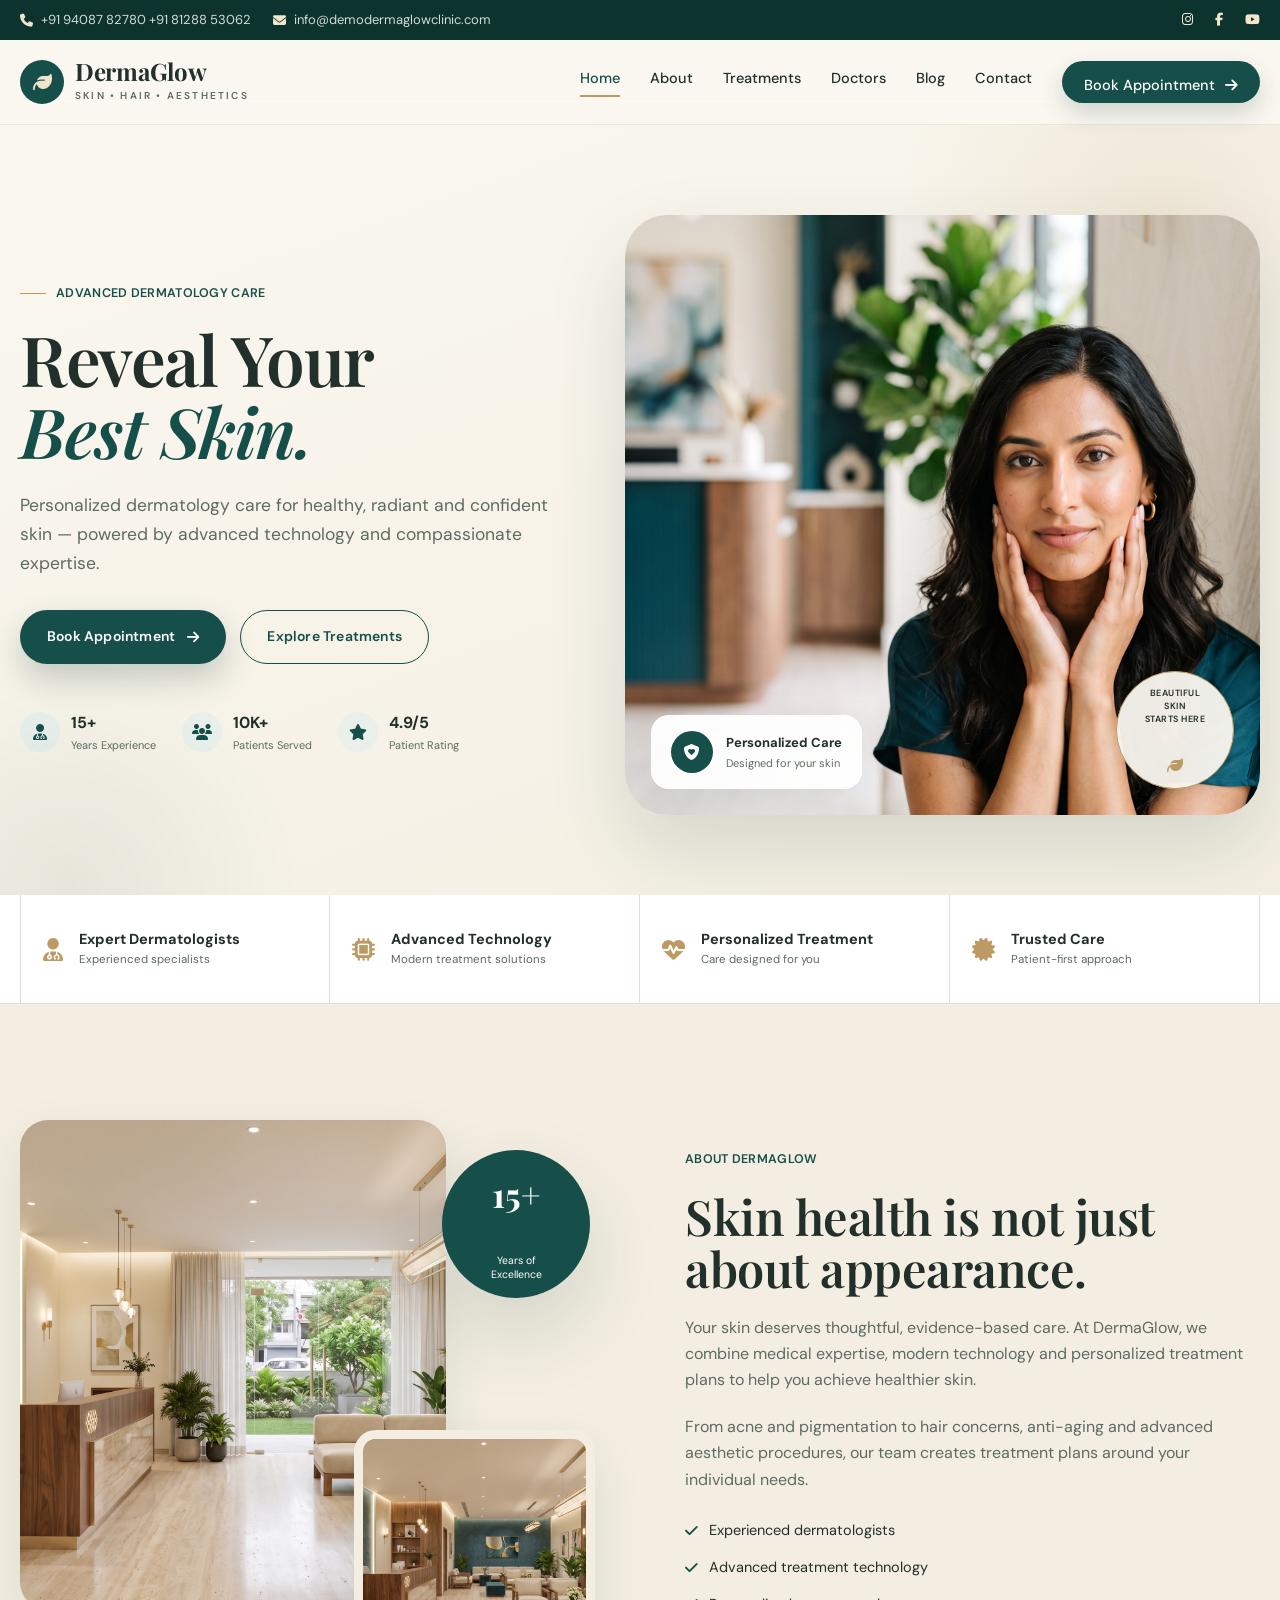
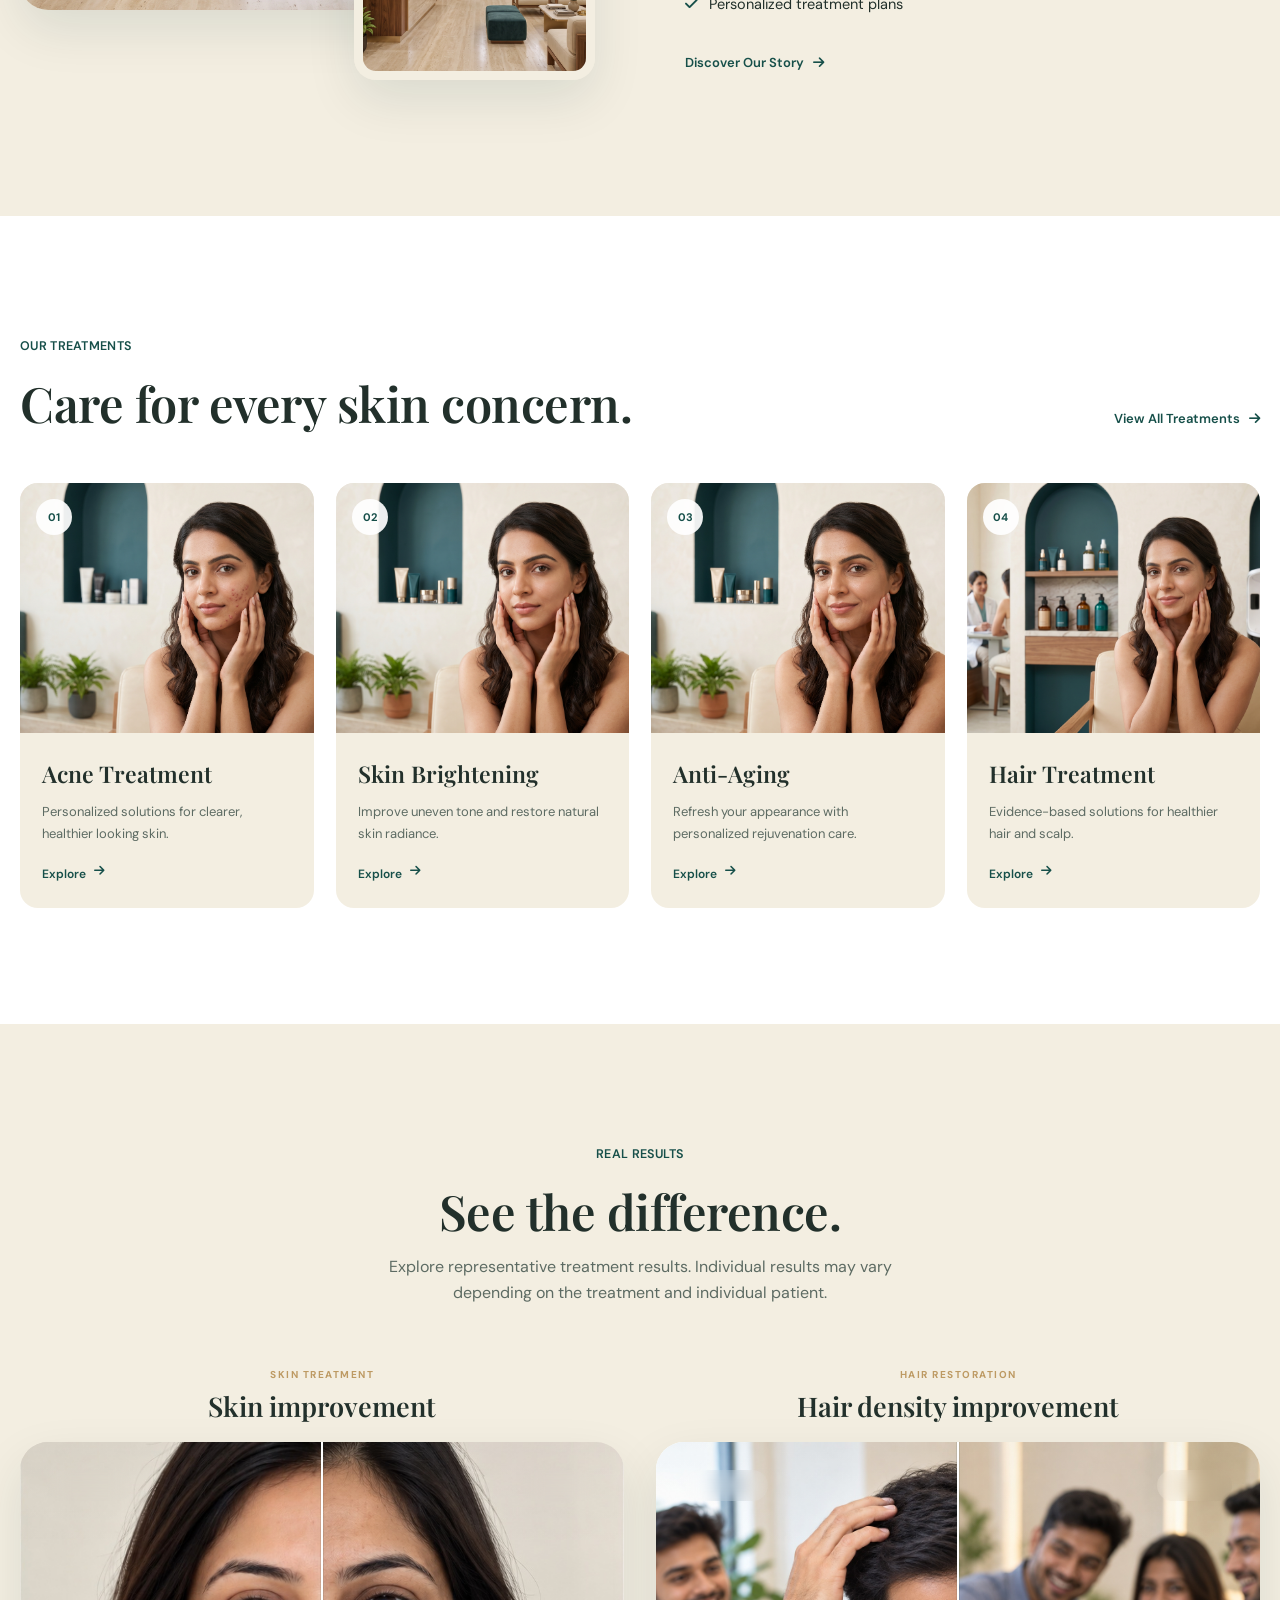
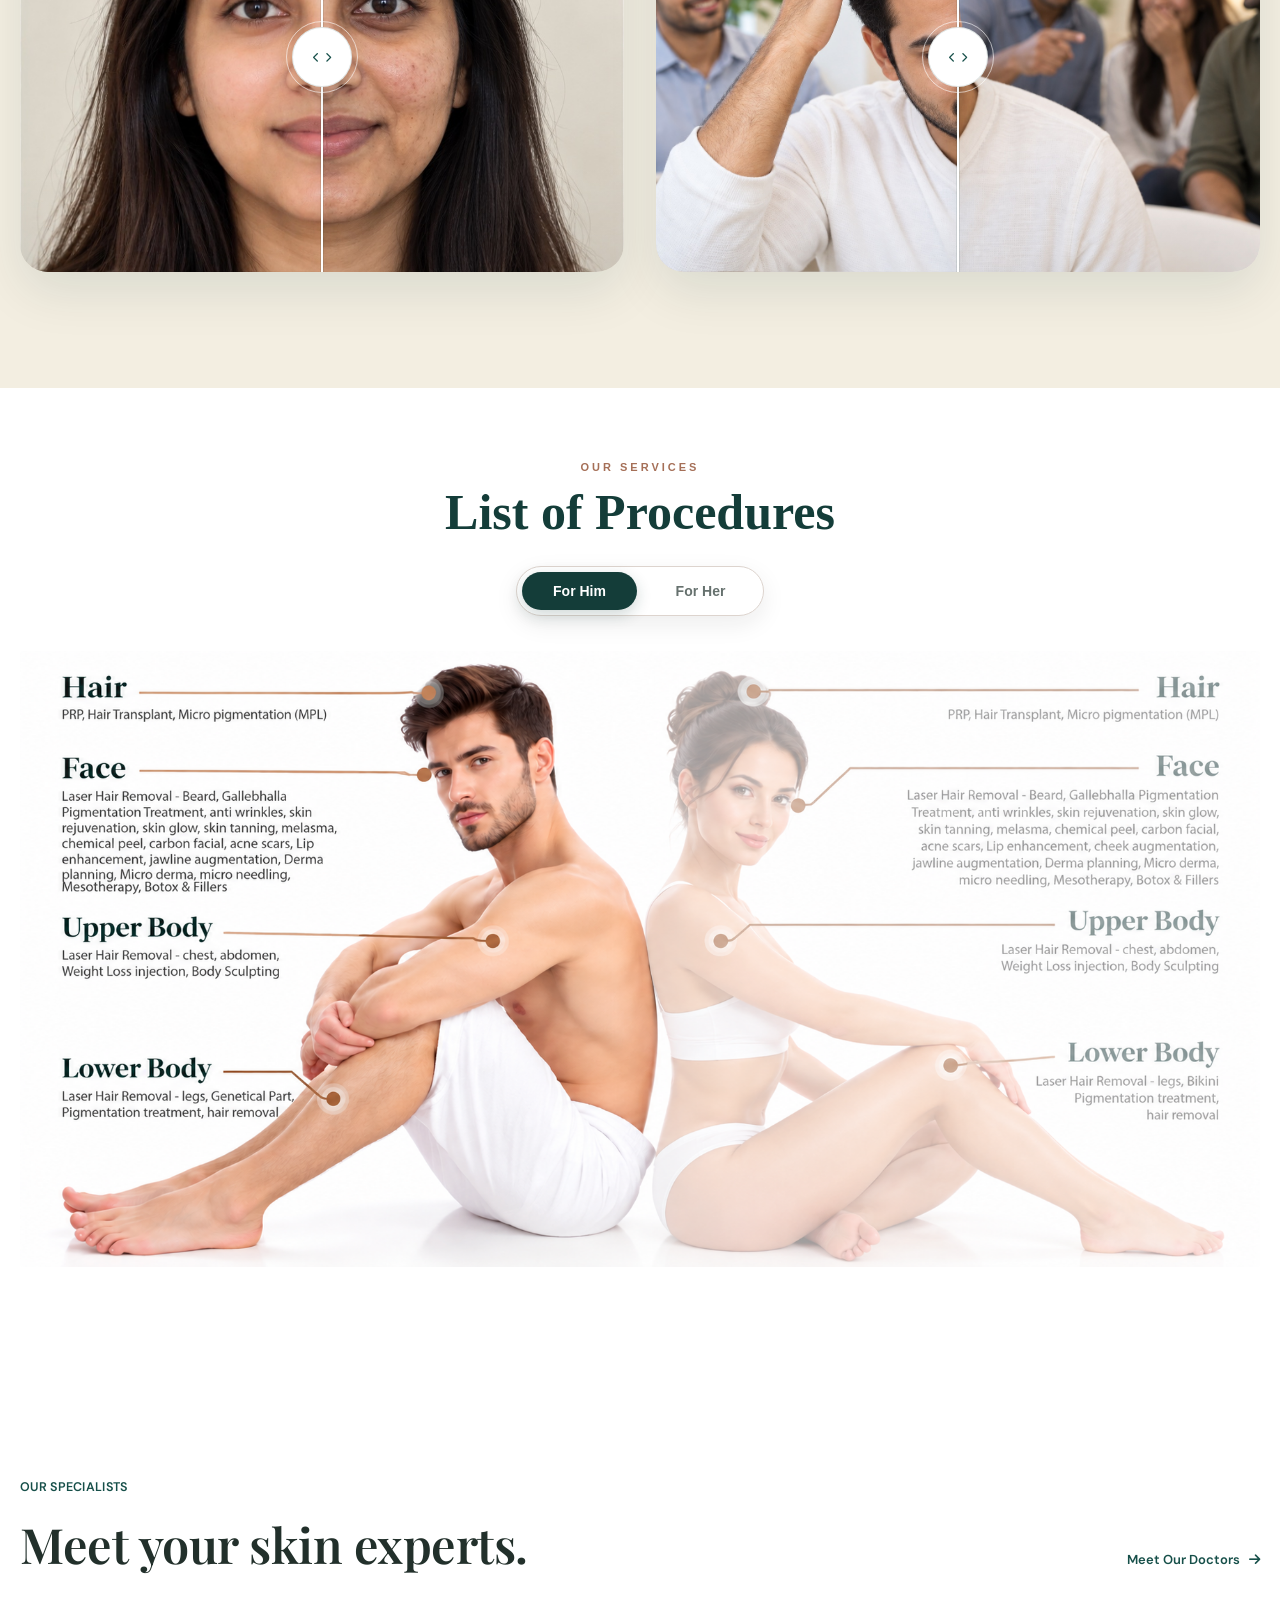
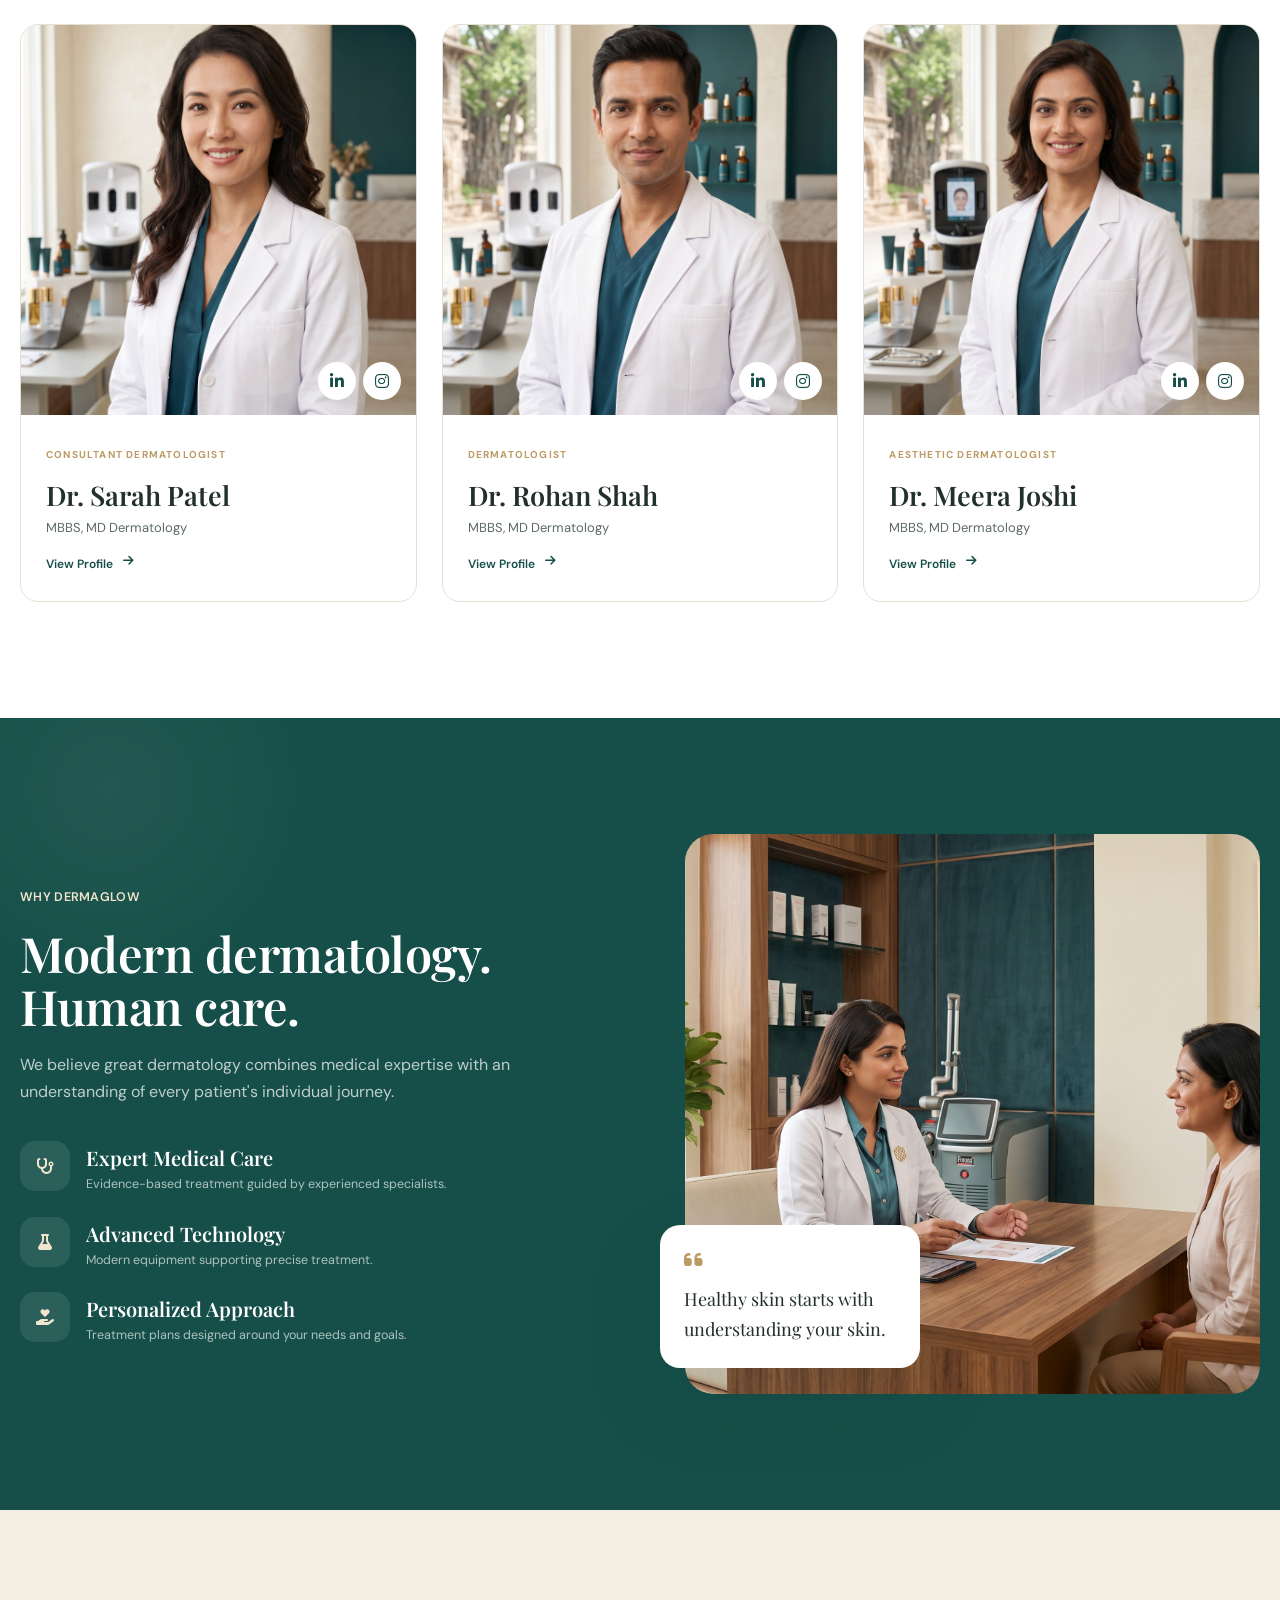
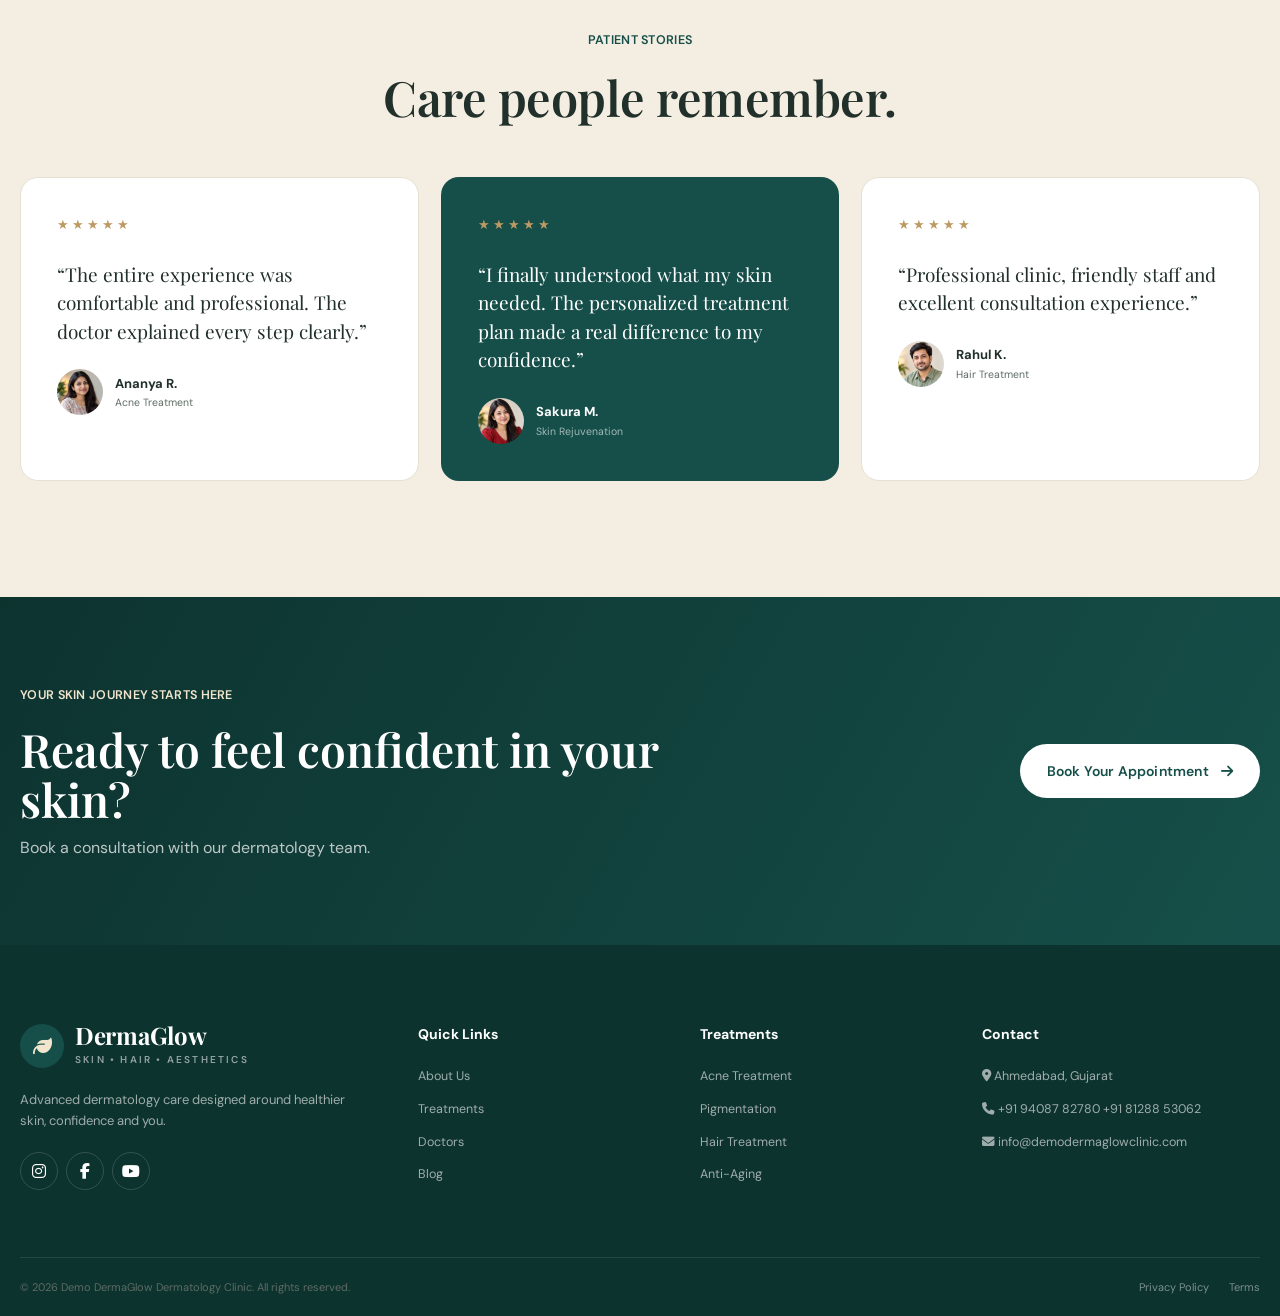
<file: index.html>
<!DOCTYPE html>
<html lang="en">

<head>
    <meta charset="UTF-8">

    <meta name="viewport"
          content="width=device-width, initial-scale=1.0">

    <meta name="description"
          content="DermaGlow Dermatology Clinic - Advanced dermatology, skin, hair and aesthetic treatments.">

    <meta name="keywords"
          content="dermatologist, skin clinic, acne treatment, pigmentation, hair treatment, laser treatment">

    <meta name="author"
          content="DermaGlow Dermatology Clinic">

    <title>DermaGlow | Advanced Dermatology & Skin Care</title>

    <!-- Google Fonts -->
    <link rel="preconnect" href="https://fonts.googleapis.com">
<link rel="icon"
      type="image/png"
      href="assets/icons/favicon.png">
    <link rel="preconnect"
          href="https://fonts.gstatic.com"
          crossorigin>

    <link href="https://fonts.googleapis.com/css2?family=DM+Sans:wght@400;500;600;700&family=Playfair+Display:wght@500;600;700&display=swap"
          rel="stylesheet">

    <!-- Font Awesome -->
    <link rel="stylesheet"
          href="https://cdnjs.cloudflare.com/ajax/libs/font-awesome/6.6.0/css/all.min.css">

    <!-- CSS -->
    <link rel="stylesheet" href="assets/css/style.css">

    <link rel="stylesheet"
          href="assets/css/responsive.css">

    <link rel="stylesheet"
          href="assets/css/animations.css">
</head>

<body>

    <!-- =========================
         HEADER
    ========================== -->

    <header class="site-header">

        <div class="top-bar">

            <div class="container top-bar-inner">

                <div class="top-left">
                    <span>
                        <i class="fa-solid fa-phone"></i>
                        +91 94087 82780
+91 81288 53062
                    </span>

                    <span>
                        <i class="fa-solid fa-envelope"></i>
                        info@demodermaglowclinic.com
                    </span>
                </div>

                <div class="top-right">

                    <a href="#">
                        <i class="fa-brands fa-instagram"></i>
                    </a>

                    <a href="#">
                        <i class="fa-brands fa-facebook-f"></i>
                    </a>

                    <a href="#">
                        <i class="fa-brands fa-youtube"></i>
                    </a>

                </div>

            </div>

        </div>


        <nav class="navbar">

            <div class="container nav-container">

                <a href="index.html" class="logo">

                    <span class="logo-symbol">
                        <i class="fa-solid fa-leaf"></i>
                    </span>

                    <span>
                        <strong>DermaGlow</strong>
                        <small>SKIN • HAIR • AESTHETICS</small>
                    </span>

                </a>


                <button class="mobile-menu-btn"
                        id="mobileMenuBtn"
                        aria-label="Open menu">

                    <i class="fa-solid fa-bars"></i>

                </button>


                <div class="nav-menu" id="navMenu">

                    <a href="index.html" class="active">
                        Home
                    </a>

                    <a href="about.html">
                        About
                    </a>

                    <a href="treatments.html">
                        Treatments
                    </a>

                    <a href="doctors.html">
                        Doctors
                    </a>

                    <a href="blog.html">
                        Blog
                    </a>

                    <a href="contact.html">
                        Contact
                    </a>

                    <a href="appointment.html"
                       class="nav-appointment">

                        Book Appointment
                        <i class="fa-solid fa-arrow-right"></i>

                    </a>

                </div>

            </div>

        </nav>

    </header>


    <main>

        <!-- =========================
             HERO
        ========================== -->

        <section class="hero">

            <div class="container hero-grid">

                <div class="hero-content">

                    <span class="eyebrow">
                        <span></span>
                        ADVANCED DERMATOLOGY CARE
                    </span>

                    <h1>
                        Reveal Your
                        <span>Best Skin.</span>
                    </h1>

                    <p>
                        Personalized dermatology care for healthy,
                        radiant and confident skin — powered by
                        advanced technology and compassionate expertise.
                    </p>


                    <div class="hero-buttons">

                        <a href="appointment.html"
                           class="btn btn-primary">

                            Book Appointment

                            <i class="fa-solid fa-arrow-right"></i>

                        </a>

                        <a href="treatments.html"
                           class="btn btn-outline">

                            Explore Treatments

                        </a>

                    </div>


                    <div class="hero-trust">

                        <div class="trust-item">

                            <div class="trust-icon">
                                <i class="fa-solid fa-user-doctor"></i>
                            </div>

                            <div>
                                <strong>15+</strong>
                                <span>Years Experience</span>
                            </div>

                        </div>


                        <div class="trust-item">

                            <div class="trust-icon">
                                <i class="fa-solid fa-users"></i>
                            </div>

                            <div>
                                <strong>10K+</strong>
                                <span>Patients Served</span>
                            </div>

                        </div>


                        <div class="trust-item">

                            <div class="trust-icon">
                                <i class="fa-solid fa-star"></i>
                            </div>

                            <div>
                                <strong>4.9/5</strong>
                                <span>Patient Rating</span>
                            </div>

                        </div>

                    </div>

                </div>


                <!-- HERO IMAGE -->

                <div class="hero-visual">

                    <div class="hero-image-wrapper">

                        <img src="assets/images/hero/hero-skin.png"
                             alt="Dermatology skin care"
                             class="hero-image">

                        <div class="hero-floating-card">

                            <div class="floating-icon">
                                <i class="fa-solid fa-shield-heart"></i>
                            </div>

                            <div>
                                <strong>Personalized Care</strong>

                                <span>
                                    Designed for your skin
                                </span>
                            </div>

                        </div>


                        <div class="hero-circle">

                            <span>
                                BEAUTIFUL
                                <br>
                                SKIN
                                <br>
                                STARTS HERE
                            </span>

                            <i class="fa-solid fa-leaf"></i>

                        </div>

                    </div>

                </div>

            </div>

        </section>


        <!-- =========================
             TRUST SECTION
        ========================== -->

        <section class="trust-section">

            <div class="container trust-grid">

                <div class="trust-box">

                    <i class="fa-solid fa-user-doctor"></i>

                    <div>
                        <strong>Expert Dermatologists</strong>
                        <span>Experienced specialists</span>
                    </div>

                </div>


                <div class="trust-box">

                    <i class="fa-solid fa-microchip"></i>

                    <div>
                        <strong>Advanced Technology</strong>
                        <span>Modern treatment solutions</span>
                    </div>

                </div>


                <div class="trust-box">

                    <i class="fa-solid fa-heart-pulse"></i>

                    <div>
                        <strong>Personalized Treatment</strong>
                        <span>Care designed for you</span>
                    </div>

                </div>


                <div class="trust-box">

                    <i class="fa-solid fa-certificate"></i>

                    <div>
                        <strong>Trusted Care</strong>
                        <span>Patient-first approach</span>
                    </div>

                </div>

            </div>

        </section>


        <!-- =========================
             ABOUT
        ========================== -->

        <section class="section about-section">

            <div class="container about-grid">

                <div class="about-images">

                    <div class="about-main-image">

                        <img src="assets/images/clinic/clinic.jpg"
                             alt="DermaGlow clinic">

                    </div>


                    <div class="about-small-image">

                        <img src="assets/images/clinic/clinic-environment.jpg"
                             alt="Clinic environment">

                    </div>


                    <div class="experience-card">

                        <strong>15+</strong>

                        <span>
                            Years of
                            <br>
                            Excellence
                        </span>

                    </div>

                </div>


                <div class="about-content">

                    <span class="eyebrow">
                        ABOUT DERMAGLOW
                    </span>

                    <h2>
                        Skin health is not
                        just about appearance.
                    </h2>

                    <p>
                        Your skin deserves thoughtful, evidence-based
                        care. At DermaGlow, we combine medical expertise,
                        modern technology and personalized treatment plans
                        to help you achieve healthier skin.
                    </p>

                    <p>
                        From acne and pigmentation to hair concerns,
                        anti-aging and advanced aesthetic procedures,
                        our team creates treatment plans around your
                        individual needs.
                    </p>


                    <div class="about-points">

                        <div>
                            <i class="fa-solid fa-check"></i>
                            <span>Experienced dermatologists</span>
                        </div>

                        <div>
                            <i class="fa-solid fa-check"></i>
                            <span>Advanced treatment technology</span>
                        </div>

                        <div>
                            <i class="fa-solid fa-check"></i>
                            <span>Personalized treatment plans</span>
                        </div>

                    </div>


                    <a href="about.html"
                       class="text-link">

                        Discover Our Story

                        <i class="fa-solid fa-arrow-right"></i>

                    </a>

                </div>

            </div>

        </section>


        <!-- =========================
             TREATMENTS
        ========================== -->

        <section class="section treatments-section">

            <div class="container">

                <div class="section-heading">

                    <div>

                        <span class="eyebrow">
                            OUR TREATMENTS
                        </span>

                        <h2>
                            Care for every
                            skin concern.
                        </h2>

                    </div>

                    <a href="treatments.html"
                       class="text-link">

                        View All Treatments

                        <i class="fa-solid fa-arrow-right"></i>

                    </a>

                </div>


                <div class="treatment-grid">

                    <article class="treatment-card">

                        <div class="treatment-image">

                            <img src="assets/images/treatments/acne.jpg"
                                 alt="Acne treatment">

                            <span class="treatment-number">
                                01
                            </span>

                        </div>

                        <div class="treatment-content">

                            <h3>Acne Treatment</h3>

                            <p>
                                Personalized solutions for clearer,
                                healthier looking skin.
                            </p>

                            <a href="treatments.html">
                                Explore
                                <i class="fa-solid fa-arrow-right"></i>
                            </a>

                        </div>

                    </article>


                    <article class="treatment-card">

                        <div class="treatment-image">

                            <img src="assets/images/treatments/pigmentation.jpg"
                                 alt="Pigmentation treatment">

                            <span class="treatment-number">
                                02
                            </span>

                        </div>

                        <div class="treatment-content">

                            <h3>Skin Brightening</h3>

                            <p>
                                Improve uneven tone and restore
                                natural skin radiance.
                            </p>

                            <a href="treatments.html">
                                Explore
                                <i class="fa-solid fa-arrow-right"></i>
                            </a>

                        </div>

                    </article>


                    <article class="treatment-card">

                        <div class="treatment-image">

                            <img src="assets/images/treatments/anti-aging.jpg"
                                 alt="Anti aging treatment">

                            <span class="treatment-number">
                                03
                            </span>

                        </div>

                        <div class="treatment-content">

                            <h3>Anti-Aging</h3>

                            <p>
                                Refresh your appearance with
                                personalized rejuvenation care.
                            </p>

                            <a href="treatments.html">
                                Explore
                                <i class="fa-solid fa-arrow-right"></i>
                            </a>

                        </div>

                    </article>


                    <article class="treatment-card">

                        <div class="treatment-image">

                            <img src="assets/images/treatments/hair.jpg"
                                 alt="Hair treatment">

                            <span class="treatment-number">
                                04
                            </span>

                        </div>

                        <div class="treatment-content">

                            <h3>Hair Treatment</h3>

                            <p>
                                Evidence-based solutions for
                                healthier hair and scalp.
                            </p>

                            <a href="treatments.html">
                                Explore
                                <i class="fa-solid fa-arrow-right"></i>
                            </a>

                        </div>

                    </article>

                </div>

            </div>

        </section>


        <!-- =========================
             BEFORE AFTER
        ========================== -->

        <!-- <section class="section results-section">

            <div class="container">

                <div class="section-heading centered">

                    <span class="eyebrow">
                        REAL RESULTS
                    </span>

                    <h2>
                        See the difference.
                    </h2>

                    <p>
                        Treatment results vary by individual.
                        Explore representative examples of skin
                        improvement.
                    </p>

                </div>


                <div class="comparison">

                    <div class="comparison-after">

                        <img src="assets/images/before-after/after.jpg"
                             alt="After dermatology treatment">

                        <span class="comparison-label after-label">
                            AFTER
                        </span>

                    </div>


                    <div class="comparison-before">

                        <img src="assets/images/before-after/before.jpg"
                             alt="Before dermatology treatment">

                        <span class="comparison-label before-label">
                            BEFORE
                        </span>

                    </div>


                    <div class="comparison-handle">

                        <span>
                            <i class="fa-solid fa-arrows-left-right"></i>
                        </span>

                    </div>

                </div>

            </div>

        </section> -->
       
<!-- <section class="section results-section">

    <div class="container">

        <div class="section-heading centered">

            <span class="eyebrow">
                REAL RESULTS
            </span>

            <h2>
                See the difference.
            </h2>

            <p>
                Treatment results vary by individual.
                Explore representative examples of skin improvement.
            </p>

        </div>


        <div class="ba-container">

            <div class="ba-comparison"
                 id="baComparison"
                 aria-label="Before and after treatment comparison">

               
                <div class="ba-after" id="baAfter">

                    <img src="assets/images/before-after/after.jpg"
                         alt="After dermatology treatment">

                </div>


                
                <div class="ba-before">

                    <img src="assets/images/before-after/before.jpg"
                         alt="Before dermatology treatment">

                </div>


                
                <span class="ba-label ba-after-label">
                    BEFORE
                </span>


               
                <span class="ba-label ba-before-label">
                    AFTER
                </span>


                
                <div class="ba-divider"
                     id="baDivider">

                    <div class="ba-handle">

                        <i class="fa-solid fa-chevron-left"></i>

                        <i class="fa-solid fa-chevron-right"></i>

                    </div>

                </div>

            </div>

        </div>

    </div>

</section> -->

<!-- =========================================
     REAL RESULTS
========================================= -->

<section class="section results-section">

    <div class="container">

        <!-- SECTION HEADING -->

        <div class="section-heading centered">

            <span class="eyebrow">
                REAL RESULTS
            </span>

            <h2>
                See the difference.
            </h2>

            <p>
                Explore representative treatment results.
                Individual results may vary depending on the treatment
                and individual patient.
            </p>

        </div>


        <!-- =====================================
             SIDE BY SIDE RESULTS
        ====================================== -->

        <div class="results-comparison-grid">


            <!-- =================================
                 SKIN RESULT
            ================================== -->

            <div class="result-item">

                <div class="result-item-heading">

                    <span class="result-category">
                        SKIN TREATMENT
                    </span>

                    <h3>
                        Skin improvement
                    </h3>

                </div>


                <div class="ba-container">

                    <div class="ba-comparison"
                         aria-label="Skin treatment before and after comparison">

                        <!-- AFTER -->
                        <div class="ba-after">

                            <img src="assets/images/before-after/after.jpg"
                                 alt="After skin treatment">

                        </div>


                        <!-- BEFORE -->
                        <div class="ba-before">

                            <img src="assets/images/before-after/before.jpg"
                                 alt="Before skin treatment">

                        </div>


                        <!-- AFTER LABEL -->
                        <span class="ba-label ba-after-label">
                            AFTER
                        </span>


                        <!-- BEFORE LABEL -->
                        <span class="ba-label ba-before-label">
                            BEFORE
                        </span>


                        <!-- DIVIDER -->
                        <div class="ba-divider">

                            <div class="ba-handle">

                                <i class="fa-solid fa-chevron-left"></i>

                                <i class="fa-solid fa-chevron-right"></i>

                            </div>

                        </div>

                    </div>

                </div>

            </div>



            <!-- =================================
                 HAIR RESULT
            ================================== -->

            <div class="result-item">

                <div class="result-item-heading">

                    <span class="result-category">
                        HAIR RESTORATION
                    </span>

                    <h3>
                        Hair density improvement
                    </h3>

                </div>


                <div class="ba-container">

                    <div class="ba-comparison"
                         aria-label="Hair restoration before and after comparison">

                        <!-- AFTER -->
                        <div class="ba-after">

                            <img src="assets/images/before-after/hair_restoration_after.jpg"
                                 alt="After hair restoration treatment">

                        </div>


                        <!-- BEFORE -->
                        <div class="ba-before">

                            <img src="assets/images/before-after/hair_loss_before.jpg"
                                 alt="Before hair restoration treatment">

                        </div>


                        <!-- AFTER LABEL -->
                        <span class="ba-label ba-after-label">
                            AFTER
                        </span>


                        <!-- BEFORE LABEL -->
                        <span class="ba-label ba-before-label">
                            BEFORE
                        </span>


                        <!-- DIVIDER -->
                        <div class="ba-divider">

                            <div class="ba-handle">

                                <i class="fa-solid fa-chevron-left"></i>

                                <i class="fa-solid fa-chevron-right"></i>

                            </div>

                        </div>

                    </div>

                </div>

            </div>


        </div>

    </div>

</section>
<!-- =========================================================
     PROCEDURE BODY MAP
========================================================= -->
<!-- =========================================================
     DERMAGLOW PROCEDURE MAP
========================================================= -->

<section class="dg-procedures">

    <div class="dg-procedures-container">

        <!-- =========================================
             TITLE
        ========================================== -->

        <div class="dg-procedures-heading">

            <span class="dg-procedures-subtitle">
                OUR SERVICES
            </span>

            <h2>
                List of Procedures
            </h2>

        </div>


        <!-- =========================================
             GENDER SELECTOR
        ========================================== -->

        <div class="dg-gender-tabs">

            <button
                type="button"
                class="dg-gender-tab active"
                data-gender="male">

                For Him

            </button>


            <button
                type="button"
                class="dg-gender-tab"
                data-gender="female">

                For Her

            </button>

        </div>


        <!-- =========================================
             PROCEDURE IMAGE
        ========================================== -->

        <div class="dg-procedure-image-wrapper">

            <div class="dg-procedure-image-loader"></div>

            <img
                id="dgProcedureImage"
                class="dg-procedure-image"
                src="assets/images/before-after/him.png"
                alt="Men dermatology procedures"
            >

        </div>

    </div>

</section>



        <!-- =========================
             DOCTORS
        ========================== -->

        <section class="section doctors-section">

            <div class="container">

                <div class="section-heading">

                    <div>

                        <span class="eyebrow">
                            OUR SPECIALISTS
                        </span>

                        <h2>
                            Meet your skin experts.
                        </h2>

                    </div>

                    <a href="doctors.html"
                       class="text-link">

                        Meet Our Doctors
                        <i class="fa-solid fa-arrow-right"></i>

                    </a>

                </div>


                <div class="doctor-grid">

                    <article class="doctor-card">

                        <div class="doctor-image">

                            <img src="assets/images/doctors/doctor-1.jpg"
                                 alt="Dr. Sarah Patel">

                            <div class="doctor-social">

                                <a href="#">
                                    <i class="fa-brands fa-linkedin-in"></i>
                                </a>

                                <a href="#">
                                    <i class="fa-brands fa-instagram"></i>
                                </a>

                            </div>

                        </div>

                        <div class="doctor-info">

                            <span>
                                CONSULTANT DERMATOLOGIST
                            </span>

                            <h3>
                                Dr. Sarah Patel
                            </h3>

                            <p>
                                MBBS, MD Dermatology
                            </p>

                            <a href="doctor-details.html">
                                View Profile
                                <i class="fa-solid fa-arrow-right"></i>
                            </a>

                        </div>

                    </article>


                    <article class="doctor-card">

                        <div class="doctor-image">

                            <img src="assets/images/doctors/doctor-2.jpg"
                                 alt="Dr. Rohan Shah">

                            <div class="doctor-social">

                                <a href="#">
                                    <i class="fa-brands fa-linkedin-in"></i>
                                </a>

                                <a href="#">
                                    <i class="fa-brands fa-instagram"></i>
                                </a>

                            </div>

                        </div>

                        <div class="doctor-info">

                            <span>
                                DERMATOLOGIST
                            </span>

                            <h3>
                                Dr. Rohan Shah
                            </h3>

                            <p>
                                MBBS, MD Dermatology
                            </p>

                            <a href="doctor-details.html">
                                View Profile
                                <i class="fa-solid fa-arrow-right"></i>
                            </a>

                        </div>

                    </article>


                    <article class="doctor-card">

                        <div class="doctor-image">

                            <img src="assets/images/doctors/doctor-3.jpg"
                                 alt="Dr. Meera Joshi">

                            <div class="doctor-social">

                                <a href="#">
                                    <i class="fa-brands fa-linkedin-in"></i>
                                </a>

                                <a href="#">
                                    <i class="fa-brands fa-instagram"></i>
                                </a>

                            </div>

                        </div>

                        <div class="doctor-info">

                            <span>
                                AESTHETIC DERMATOLOGIST
                            </span>

                            <h3>
                                Dr. Meera Joshi
                            </h3>

                            <p>
                                MBBS, MD Dermatology
                            </p>

                            <a href="doctor-details.html">
                                View Profile
                                <i class="fa-solid fa-arrow-right"></i>
                            </a>

                        </div>

                    </article>

                </div>

            </div>

        </section>


        <!-- =========================
             WHY US
        ========================== -->

        <section class="why-section">

            <div class="container why-grid">

                <div class="why-content">

                    <span class="eyebrow">
                        WHY DERMAGLOW
                    </span>

                    <h2>
                        Modern dermatology.
                        Human care.
                    </h2>

                    <p>
                        We believe great dermatology combines
                        medical expertise with an understanding
                        of every patient's individual journey.
                    </p>


                    <div class="why-list">

                        <div class="why-item">

                            <div class="why-icon">
                                <i class="fa-solid fa-stethoscope"></i>
                            </div>

                            <div>
                                <h3>Expert Medical Care</h3>
                                <p>
                                    Evidence-based treatment guided
                                    by experienced specialists.
                                </p>
                            </div>

                        </div>


                        <div class="why-item">

                            <div class="why-icon">
                                <i class="fa-solid fa-flask"></i>
                            </div>

                            <div>
                                <h3>Advanced Technology</h3>
                                <p>
                                    Modern equipment supporting
                                    precise treatment.
                                </p>
                            </div>

                        </div>


                        <div class="why-item">

                            <div class="why-icon">
                                <i class="fa-solid fa-hand-holding-heart"></i>
                            </div>

                            <div>
                                <h3>Personalized Approach</h3>
                                <p>
                                    Treatment plans designed around
                                    your needs and goals.
                                </p>
                            </div>

                        </div>

                    </div>

                </div>


                <div class="why-image">

                    <img src="assets/images/clinic/consultation.jpg"
                         alt="Dermatologist consultation">

                    <div class="quote-card">

                        <i class="fa-solid fa-quote-left"></i>

                        <p>
                            Healthy skin starts with
                            understanding your skin.
                        </p>

                    </div>

                </div>

            </div>

        </section>


        <!-- =========================
             TESTIMONIALS
        ========================== -->

        <section class="section testimonials-section">

            <div class="container">

                <div class="section-heading centered">

                    <span class="eyebrow">
                        PATIENT STORIES
                    </span>

                    <h2>
                        Care people remember.
                    </h2>

                </div>


                <div class="testimonial-grid">

                    <article class="testimonial-card">

                        <div class="stars">
                            ★★★★★
                        </div>

                        <p>
                            “The entire experience was comfortable
                            and professional. The doctor explained
                            every step clearly.”
                        </p>

                        <div class="testimonial-person">

                            <img src="assets/images/testimonials/patient-1.jpg"
                                 alt="Patient">

                            <div>
                                <strong>
                                    Ananya R.
                                </strong>

                                <span>
                                    Acne Treatment
                                </span>
                            </div>

                        </div>

                    </article>


                    <article class="testimonial-card featured">

                        <div class="stars">
                            ★★★★★
                        </div>

                        <p>
                            “I finally understood what my skin needed.
                            The personalized treatment plan made
                            a real difference to my confidence.”
                        </p>

                        <div class="testimonial-person">

                            <img src="assets/images/testimonials/patient-2.jpg"
                                 alt="Patient">

                            <div>
                                <strong>
                                    Sakura M.
                                </strong>

                                <span>
                                    Skin Rejuvenation
                                </span>
                            </div>

                        </div>

                    </article>


                    <article class="testimonial-card">

                        <div class="stars">
                            ★★★★★
                        </div>

                        <p>
                            “Professional clinic, friendly staff and
                            excellent consultation experience.”
                        </p>

                        <div class="testimonial-person">

                            <img src="assets/images/testimonials/patient-3.jpg"
                                 alt="Patient">

                            <div>
                                <strong>
                                    Rahul K.
                                </strong>

                                <span>
                                    Hair Treatment
                                </span>

                            </div>

                        </div>

                    </article>

                </div>

            </div>

        </section>


        <!-- =========================
             APPOINTMENT CTA
        ========================== -->

        <section class="appointment-cta">

            <div class="container appointment-cta-inner">

                <div>

                    <span class="eyebrow light">
                        YOUR SKIN JOURNEY STARTS HERE
                    </span>

                    <h2>
                        Ready to feel confident
                        in your skin?
                    </h2>

                    <p>
                        Book a consultation with our dermatology team.
                    </p>

                </div>


                <a href="appointment.html"
                   class="btn btn-light">

                    Book Your Appointment

                    <i class="fa-solid fa-arrow-right"></i>

                </a>

            </div>

        </section>


    </main>


    <!-- =========================
         FOOTER
    ========================== -->

    <footer class="footer">

        <div class="container footer-grid">

            <div class="footer-brand">

                <a href="index.html"
                   class="logo footer-logo">

                    <span class="logo-symbol">
                        <i class="fa-solid fa-leaf"></i>
                    </span>

                    <span>
                        <strong>DermaGlow</strong>
                        <small>SKIN • HAIR • AESTHETICS</small>
                    </span>

                </a>

                <p>
                    Advanced dermatology care designed around
                    healthier skin, confidence and you.
                </p>


                <div class="footer-social">

                    <a href="#">
                        <i class="fa-brands fa-instagram"></i>
                    </a>

                    <a href="#">
                        <i class="fa-brands fa-facebook-f"></i>
                    </a>

                    <a href="#">
                        <i class="fa-brands fa-youtube"></i>
                    </a>

                </div>

            </div>


            <div class="footer-column">

                <h3>Quick Links</h3>

                <a href="about.html">About Us</a>
                <a href="treatments.html">Treatments</a>
                <a href="doctors.html">Doctors</a>
                <a href="blog.html">Blog</a>

            </div>


            <div class="footer-column">

                <h3>Treatments</h3>

                <a href="treatments.html">Acne Treatment</a>
                <a href="treatments.html">Pigmentation</a>
                <a href="treatments.html">Hair Treatment</a>
                <a href="treatments.html">Anti-Aging</a>

            </div>


            <div class="footer-column">

                <h3>Contact</h3>

                <a href="#">
                    <i class="fa-solid fa-location-dot"></i>
                    Ahmedabad, Gujarat
                </a>

                <a href="tel:+919876543210">
                    <i class="fa-solid fa-phone"></i>
                    +91 94087 82780
+91 81288 53062
                </a>

                <a href="mailto:info@dermaglowclinic.com">
                    <i class="fa-solid fa-envelope"></i>
                    info@demodermaglowclinic.com
                </a>

            </div>

        </div>


        <div class="container footer-bottom">

            <p>
                © 2026 Demo DermaGlow Dermatology Clinic.
                All rights reserved.
            </p>

            <div>
                <a href="#">Privacy Policy</a>
                <a href="#">Terms</a>
            </div>

        </div>

    </footer>


    <!-- JavaScript -->

    <script src="assets/js/main.js"></script>

    <script src="assets/js/before-after.js"></script>

</body>

</html>
</file>
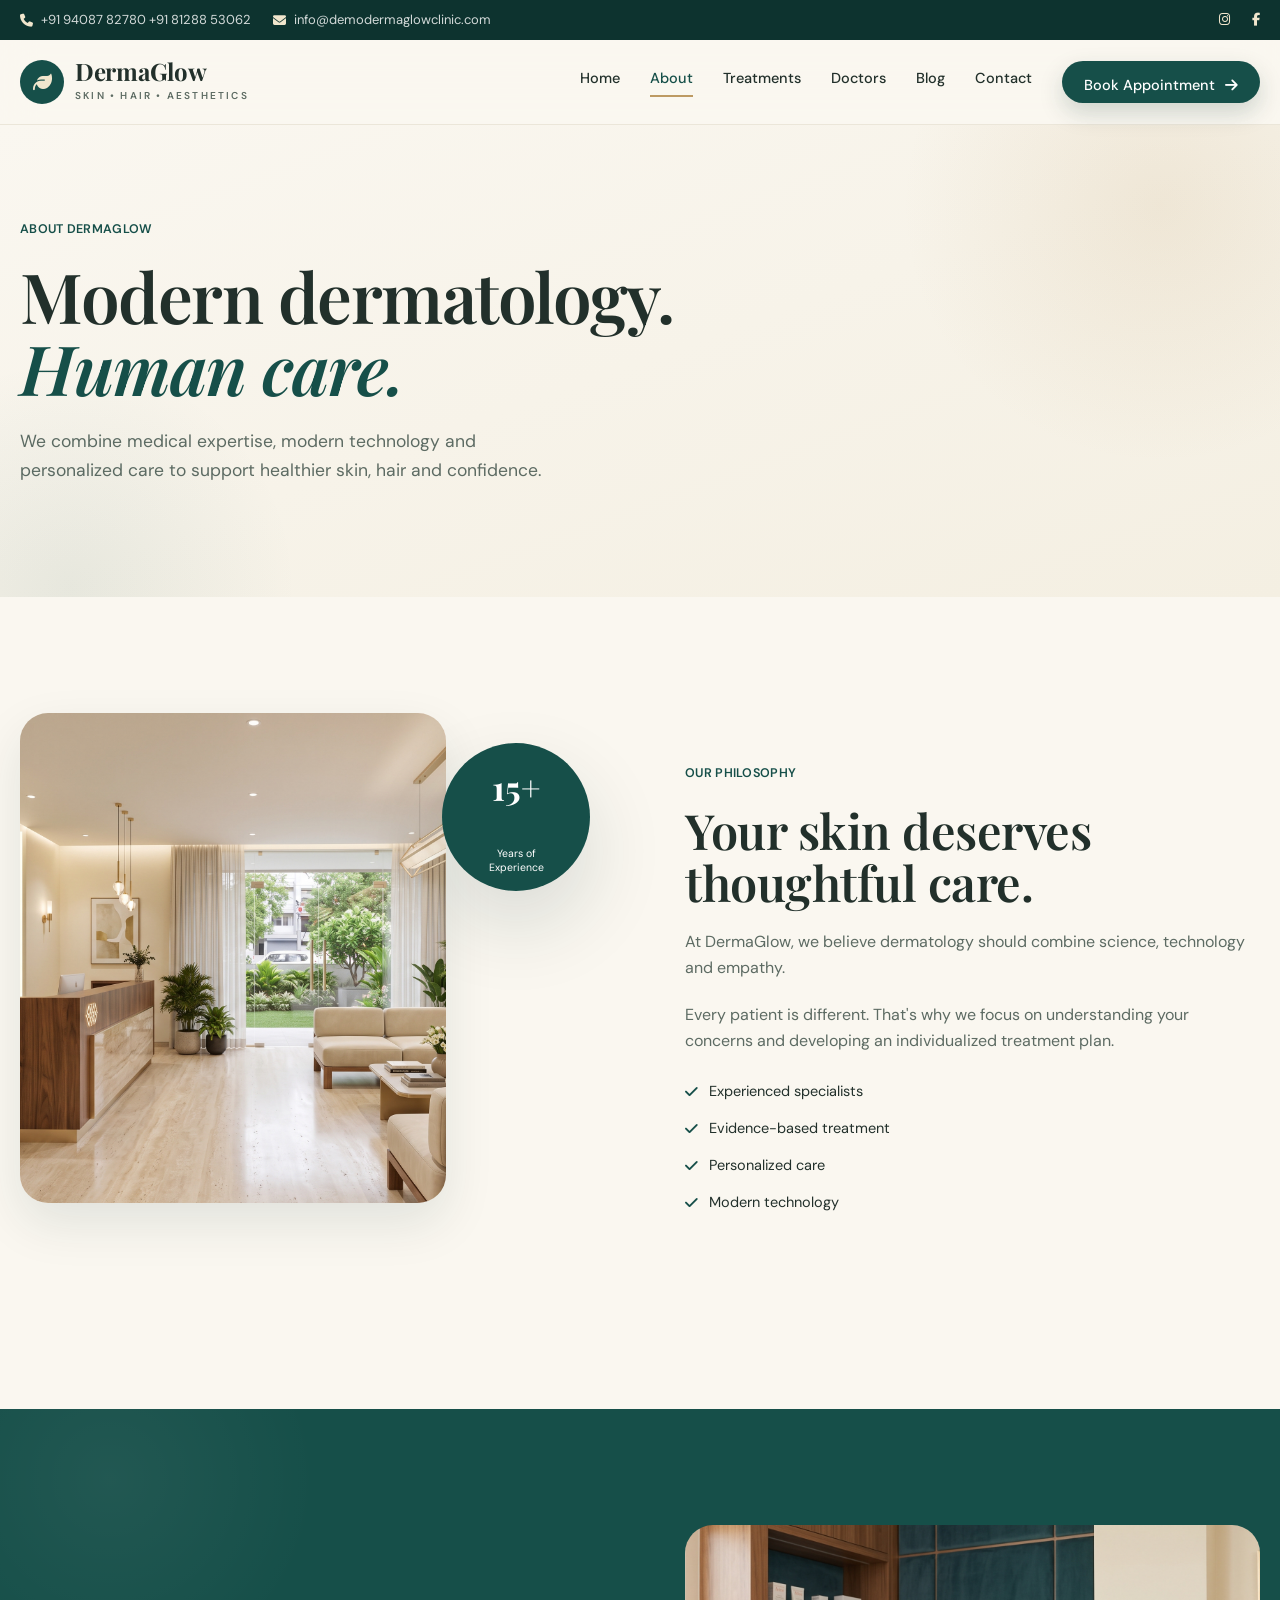
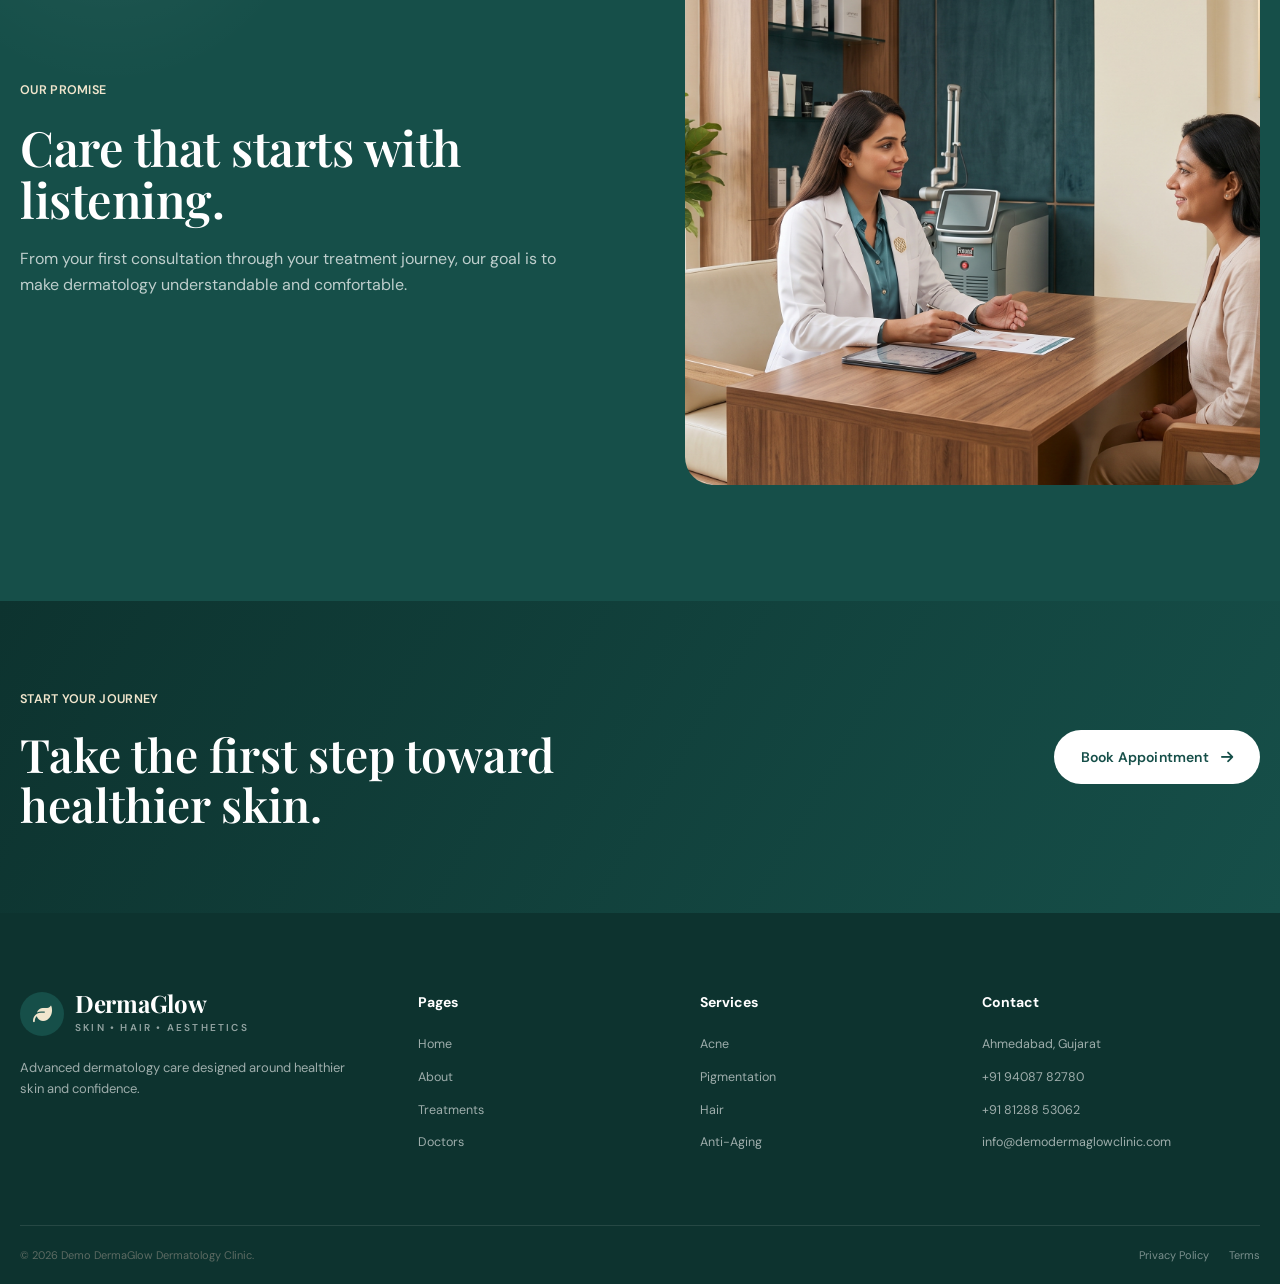
<file: about.html>
<!DOCTYPE html>
<html lang="en">

<head>

    <meta charset="UTF-8">

    <meta name="viewport"
          content="width=device-width, initial-scale=1.0">

    <meta name="description"
          content="Learn about DermaGlow Dermatology Clinic and our approach to personalized skin and hair care.">

    <title>About Us | DermaGlow</title>

    <link rel="preconnect"
          href="https://fonts.googleapis.com">

    <link rel="preconnect"
          href="https://fonts.gstatic.com"
          crossorigin>

    <link href="https://fonts.googleapis.com/css2?family=DM+Sans:wght@400;500;600;700&family=Playfair+Display:wght@500;600;700&display=swap"
          rel="stylesheet">

    <link rel="stylesheet"
          href="https://cdnjs.cloudflare.com/ajax/libs/font-awesome/6.6.0/css/all.min.css">

    <link rel="stylesheet"
          href="assets/css/style.css">

    <link rel="stylesheet"
          href="assets/css/responsive.css">

          <link rel="icon"
      type="image/png"
      href="assets/icons/favicon.png">

</head>

<body>

<header class="site-header">

    <div class="top-bar">

        <div class="container top-bar-inner">

            <div class="top-left">

                <span>
                    <i class="fa-solid fa-phone"></i>
                    +91 94087 82780
+91 81288 53062
                </span>

                <span>
                    <i class="fa-solid fa-envelope"></i>
                    info@demodermaglowclinic.com
                </span>

            </div>

            <div class="top-right">

                <a href="#">
                    <i class="fa-brands fa-instagram"></i>
                </a>

                <a href="#">
                    <i class="fa-brands fa-facebook-f"></i>
                </a>

            </div>

        </div>

    </div>


    <nav class="navbar">

        <div class="container nav-container">

            <a href="index.html" class="logo">

                <span class="logo-symbol">
                    <i class="fa-solid fa-leaf"></i>
                </span>

                <span>
                    <strong>DermaGlow</strong>
                    <small>SKIN • HAIR • AESTHETICS</small>
                </span>

            </a>


            <button class="mobile-menu-btn"
                    id="mobileMenuBtn">

                <i class="fa-solid fa-bars"></i>

            </button>


            <div class="nav-menu" id="navMenu">

                <a href="index.html">Home</a>

                <a href="about.html" class="active">
                    About
                </a>

                <a href="treatments.html">
                    Treatments
                </a>

                <a href="doctors.html">
                    Doctors
                </a>

                <a href="blog.html">
                    Blog
                </a>

                <a href="contact.html">
                    Contact
                </a>

                <a href="appointment.html"
                   class="nav-appointment">

                    Book Appointment

                    <i class="fa-solid fa-arrow-right"></i>

                </a>

            </div>

        </div>

    </nav>

</header>


<main>

    <section class="hero">

        <div class="container">

            <span class="eyebrow">
                ABOUT DERMAGLOW
            </span>

            <h1>
                Modern dermatology.
                <span>Human care.</span>
            </h1>

            <p>
                We combine medical expertise, modern technology
                and personalized care to support healthier skin,
                hair and confidence.
            </p>

        </div>

    </section>


    <section class="section">

        <div class="container about-grid">

            <div class="about-images">

                <div class="about-main-image">

                    <img src="assets/images/clinic/clinic.jpg"
                         alt="DermaGlow clinic">

                </div>

                <div class="experience-card">

                    <strong>15+</strong>

                    <span>
                        Years of
                        <br>
                        Experience
                    </span>

                </div>

            </div>


            <div class="about-content">

                <span class="eyebrow">
                    OUR PHILOSOPHY
                </span>

                <h2>
                    Your skin deserves
                    thoughtful care.
                </h2>

                <p>
                    At DermaGlow, we believe dermatology should
                    combine science, technology and empathy.
                </p>

                <p>
                    Every patient is different. That's why we
                    focus on understanding your concerns and
                    developing an individualized treatment plan.
                </p>

                <div class="about-points">

                    <div>
                        <i class="fa-solid fa-check"></i>
                        Experienced specialists
                    </div>

                    <div>
                        <i class="fa-solid fa-check"></i>
                        Evidence-based treatment
                    </div>

                    <div>
                        <i class="fa-solid fa-check"></i>
                        Personalized care
                    </div>

                    <div>
                        <i class="fa-solid fa-check"></i>
                        Modern technology
                    </div>

                </div>

            </div>

        </div>

    </section>


    <section class="why-section">

        <div class="container why-grid">

            <div class="why-content">

                <span class="eyebrow">
                    OUR PROMISE
                </span>

                <h2>
                    Care that starts
                    with listening.
                </h2>

                <p>
                    From your first consultation through your
                    treatment journey, our goal is to make
                    dermatology understandable and comfortable.
                </p>

            </div>


            <div class="why-image">

                <img src="assets/images/clinic/consultation.jpg"
                     alt="Dermatologist consultation">

            </div>

        </div>

    </section>


    <section class="appointment-cta">

        <div class="container appointment-cta-inner">

            <div>

                <span class="eyebrow light">
                    START YOUR JOURNEY
                </span>

                <h2>
                    Take the first step
                    toward healthier skin.
                </h2>

            </div>

            <a href="appointment.html"
               class="btn btn-light">

                Book Appointment

                <i class="fa-solid fa-arrow-right"></i>

            </a>

        </div>

    </section>

</main>


<footer class="footer">

    <div class="container footer-grid">

        <div class="footer-brand">

            <a href="index.html"
               class="logo footer-logo">

                <span class="logo-symbol">
                    <i class="fa-solid fa-leaf"></i>
                </span>

                <span>
                    <strong>DermaGlow</strong>
                    <small>SKIN • HAIR • AESTHETICS</small>
                </span>

            </a>

            <p>
                Advanced dermatology care designed around
                healthier skin and confidence.
            </p>

        </div>


        <div class="footer-column">

            <h3>Pages</h3>

            <a href="index.html">Home</a>
            <a href="about.html">About</a>
            <a href="treatments.html">Treatments</a>
            <a href="doctors.html">Doctors</a>

        </div>


        <div class="footer-column">

            <h3>Services</h3>

            <a href="treatments.html">Acne</a>
            <a href="treatments.html">Pigmentation</a>
            <a href="treatments.html">Hair</a>
            <a href="treatments.html">Anti-Aging</a>

        </div>


        <div class="footer-column">

            <h3>Contact</h3>

            <a href="#">
                Ahmedabad, Gujarat
            </a>

            <a href="tel:+91 9408782780">
                +91 94087 82780

            </a>
 <a href="tel:+918128853062">
                
+91 81288 53062
            </a>
            <a href="mailto:info@dermaglowclinic.com">
                info@demodermaglowclinic.com
            </a>

        </div>

    </div>


    <div class="container footer-bottom">

        <p>
            © 2026 Demo DermaGlow Dermatology Clinic.
        </p>

        <div>
            <a href="#">Privacy Policy</a>
            <a href="#">Terms</a>
        </div>

    </div>

</footer>


<script src="assets/js/main.js"></script>

</body>

</html>
</file>
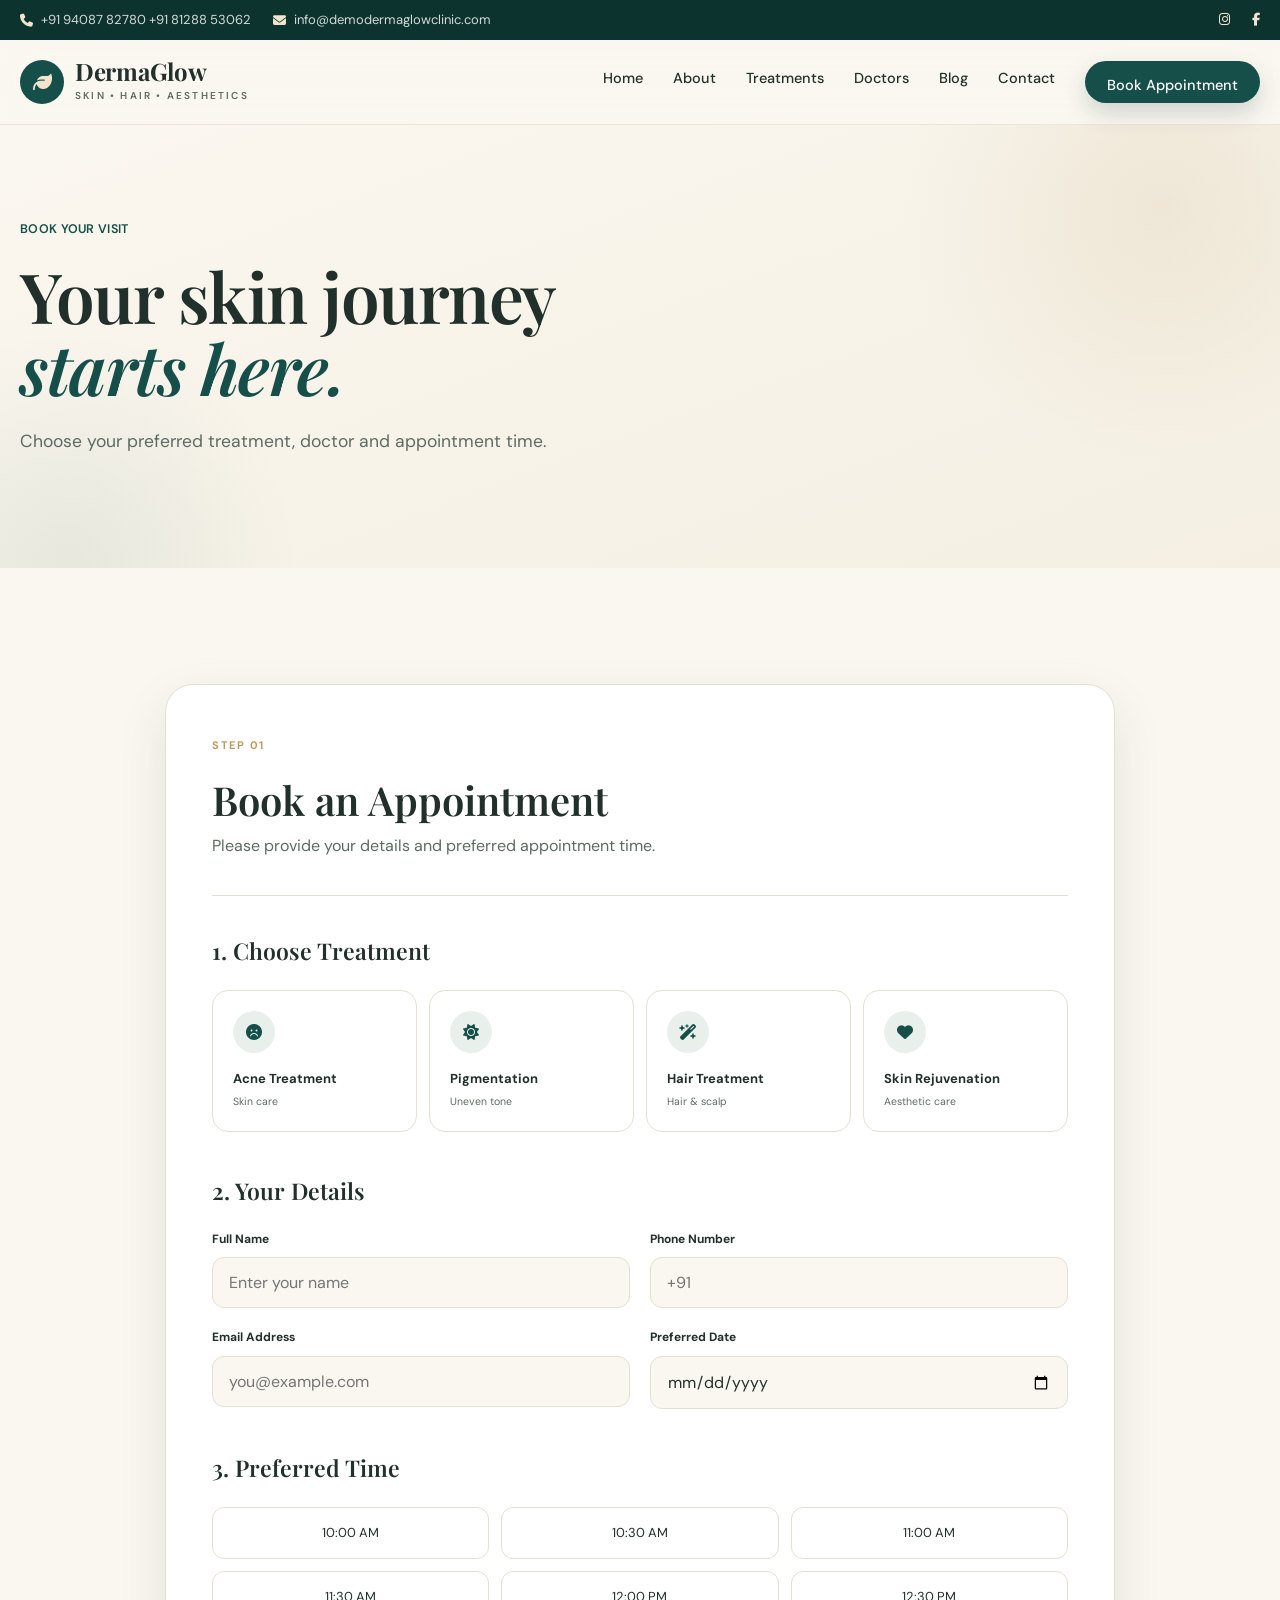
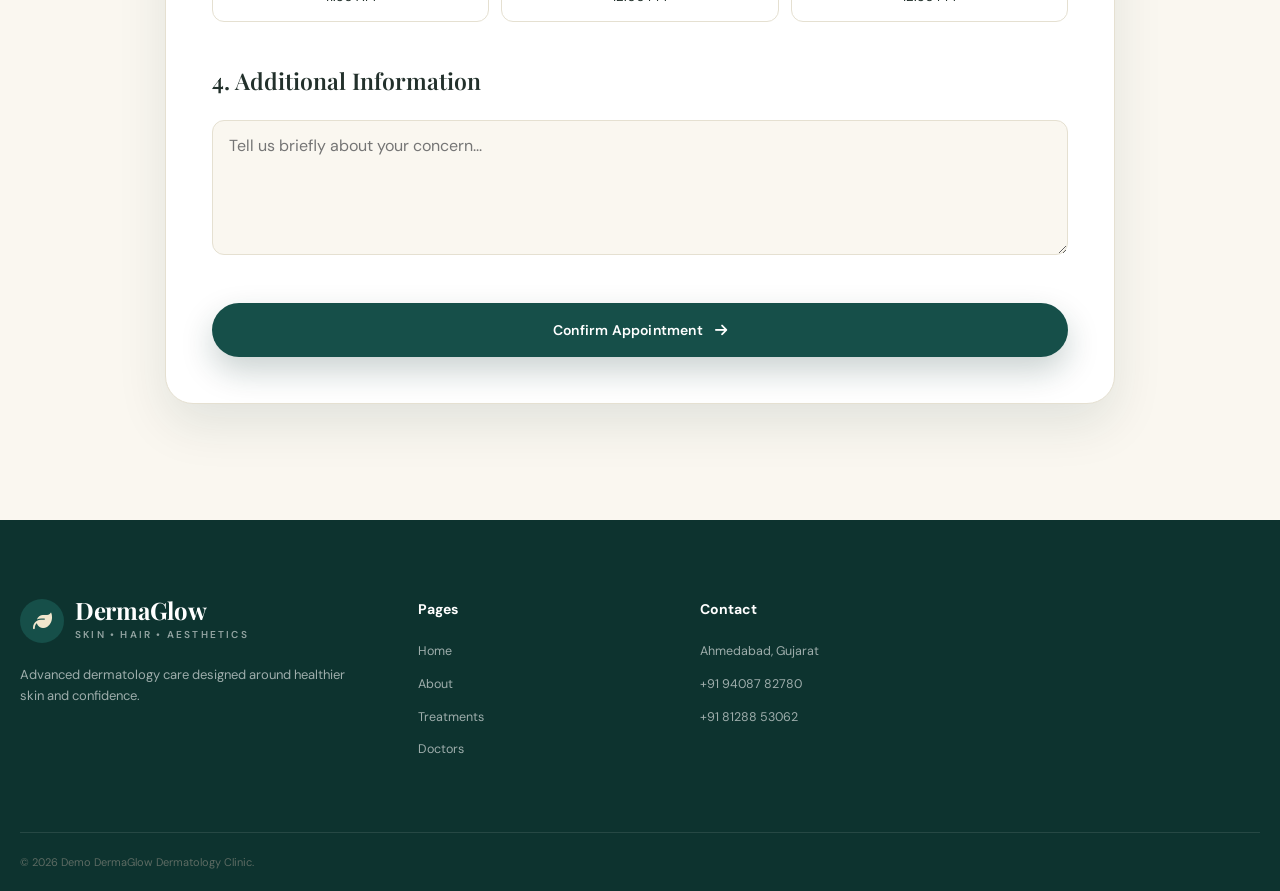
<file: appointment.html>
<!DOCTYPE html>
<html lang="en">

<head>

<meta charset="UTF-8">

<meta name="viewport"
      content="width=device-width, initial-scale=1.0">

<title>Book Appointment | DermaGlow</title>

<link rel="preconnect"
      href="https://fonts.googleapis.com">

<link rel="preconnect"
      href="https://fonts.gstatic.com"
      crossorigin>

<link href="https://fonts.googleapis.com/css2?family=DM+Sans:wght@400;500;600;700&family=Playfair+Display:wght@500;600;700&display=swap"
      rel="stylesheet">

<link rel="stylesheet"
      href="https://cdnjs.cloudflare.com/ajax/libs/font-awesome/6.6.0/css/all.min.css">

<link rel="stylesheet"
      href="assets/css/style.css">

<link rel="stylesheet"
      href="assets/css/responsive.css">

<link rel="icon"
      type="image/png"
      href="assets/icons/favicon.png">
</head>

<body>

 <div class="top-bar">

        <div class="container top-bar-inner">

            <div class="top-left">

                <span>
                    <i class="fa-solid fa-phone"></i>
                    +91 94087 82780
+91 81288 53062
                </span>

                <span>
                    <i class="fa-solid fa-envelope"></i>
                    info@demodermaglowclinic.com
                </span>

            </div>

            <div class="top-right">

                <a href="#">
                    <i class="fa-brands fa-instagram"></i>
                </a>

                <a href="#">
                    <i class="fa-brands fa-facebook-f"></i>
                </a>

            </div>

        </div>

    </div>
<nav class="navbar">

<div class="container nav-container">

<a href="index.html"
   class="logo">

<span class="logo-symbol">
<i class="fa-solid fa-leaf"></i>
</span>

<span>
<strong>DermaGlow</strong>
<small>SKIN • HAIR • AESTHETICS</small>
</span>

</a>


<button class="mobile-menu-btn"
        id="mobileMenuBtn">

<i class="fa-solid fa-bars"></i>

</button>


<div class="nav-menu"
     id="navMenu">

<a href="index.html">Home</a>

<a href="about.html">About</a>

<a href="treatments.html">Treatments</a>

<a href="doctors.html">Doctors</a>

<a href="blog.html">Blog</a>

<a href="contact.html">Contact</a>

<a href="appointment.html"
   class="nav-appointment">

Book Appointment

</a>

</div>

</div>

</nav>


<main>

<section class="hero">

<div class="container">

<span class="eyebrow">
BOOK YOUR VISIT
</span>

<h1>
Your skin journey
<span>starts here.</span>
</h1>

<p>
Choose your preferred treatment, doctor and appointment time.
</p>

</div>

</section>


<section class="section">

<div class="container">

<div class="appointment-box">

<div class="appointment-header">

<span>
STEP 01
</span>

<h2>
Book an Appointment
</h2>

<p>
Please provide your details and preferred appointment time.
</p>

</div>


<form id="appointmentForm">


<div class="form-section">

<h3>
1. Choose Treatment
</h3>


<div class="option-grid">

<label class="option-card">

<input type="radio"
       name="treatment"
       value="Acne Treatment"
       required>

<span>
<i class="fa-solid fa-face-frown"></i>
</span>

<strong>
Acne Treatment
</strong>

<small>
Skin care
</small>

</label>


<label class="option-card">

<input type="radio"
       name="treatment"
       value="Pigmentation">

<span>
<i class="fa-solid fa-sun"></i>
</span>

<strong>
Pigmentation
</strong>

<small>
Uneven tone
</small>

</label>


<label class="option-card">

<input type="radio"
       name="treatment"
       value="Hair Treatment">

<span>
<i class="fa-solid fa-wand-magic-sparkles"></i>
</span>

<strong>
Hair Treatment
</strong>

<small>
Hair & scalp
</small>

</label>


<label class="option-card">

<input type="radio"
       name="treatment"
       value="Skin Rejuvenation">

<span>
<i class="fa-solid fa-heart"></i>
</span>

<strong>
Skin Rejuvenation
</strong>

<small>
Aesthetic care
</small>

</label>

</div>

</div>


<div class="form-section">

<h3>
2. Your Details
</h3>


<div class="form-grid">

<div class="form-group">

<label>
Full Name
</label>

<input type="text"
       name="name"
       placeholder="Enter your name"
       required>

</div>


<div class="form-group">

<label>
Phone Number
</label>

<input type="tel"
       name="phone"
       placeholder="+91"
       required>

</div>


<div class="form-group">

<label>
Email Address
</label>

<input type="email"
       name="email"
       placeholder="you@example.com">

</div>


<div class="form-group">

<label>
Preferred Date
</label>

<input type="date"
       name="date"
       required>

</div>

</div>

</div>


<div class="form-section">

<h3>
3. Preferred Time
</h3>


<div class="time-grid">

<label>
<input type="radio"
       name="time"
       value="10:00 AM"
       required>

<span>
10:00 AM
</span>
</label>


<label>
<input type="radio"
       name="time"
       value="10:30 AM">

<span>
10:30 AM
</span>
</label>


<label>
<input type="radio"
       name="time"
       value="11:00 AM">

<span>
11:00 AM
</span>
</label>


<label>
<input type="radio"
       name="time"
       value="11:30 AM">

<span>
11:30 AM
</span>
</label>


<label>
<input type="radio"
       name="time"
       value="12:00 PM">

<span>
12:00 PM
</span>
</label>


<label>
<input type="radio"
       name="time"
       value="12:30 PM">

<span>
12:30 PM
</span>
</label>

</div>

</div>


<div class="form-section">

<h3>
4. Additional Information
</h3>

<textarea name="message"
          rows="5"
          placeholder="Tell us briefly about your concern..."></textarea>

</div>


<button type="submit"
        class="btn btn-primary appointment-submit">

Confirm Appointment

<i class="fa-solid fa-arrow-right"></i>

</button>


<div id="appointmentMessage"
     class="appointment-message">
</div>


</form>

</div>

</div>

</section>

</main>


<footer class="footer">

<div class="container footer-grid">

<div class="footer-brand">

<a href="index.html"
   class="logo footer-logo">

<span class="logo-symbol">
<i class="fa-solid fa-leaf"></i>
</span>

<span>
<strong>DermaGlow</strong>
<small>SKIN • HAIR • AESTHETICS</small>
</span>

</a>

<p>
Advanced dermatology care designed around
healthier skin and confidence.
</p>

</div>


<div class="footer-column">

<h3>Pages</h3>

<a href="index.html">Home</a>
<a href="about.html">About</a>
<a href="treatments.html">Treatments</a>
<a href="doctors.html">Doctors</a>

</div>


<div class="footer-column">

<h3>Contact</h3>

<a href="#">
Ahmedabad, Gujarat
</a>

<a href="tel:+91 9408782780">
                +91 94087 82780

            </a>
 <a href="tel:+918128853062">
                
+91 81288 53062
            </a>

</div>

</div>


<div class="container footer-bottom">

<p>
© 2026 Demo DermaGlow Dermatology Clinic.
</p>

</div>

</footer>


<script src="assets/js/main.js"></script>

<script src="assets/js/appointment.js"></script>

</body>

</html>
</file>
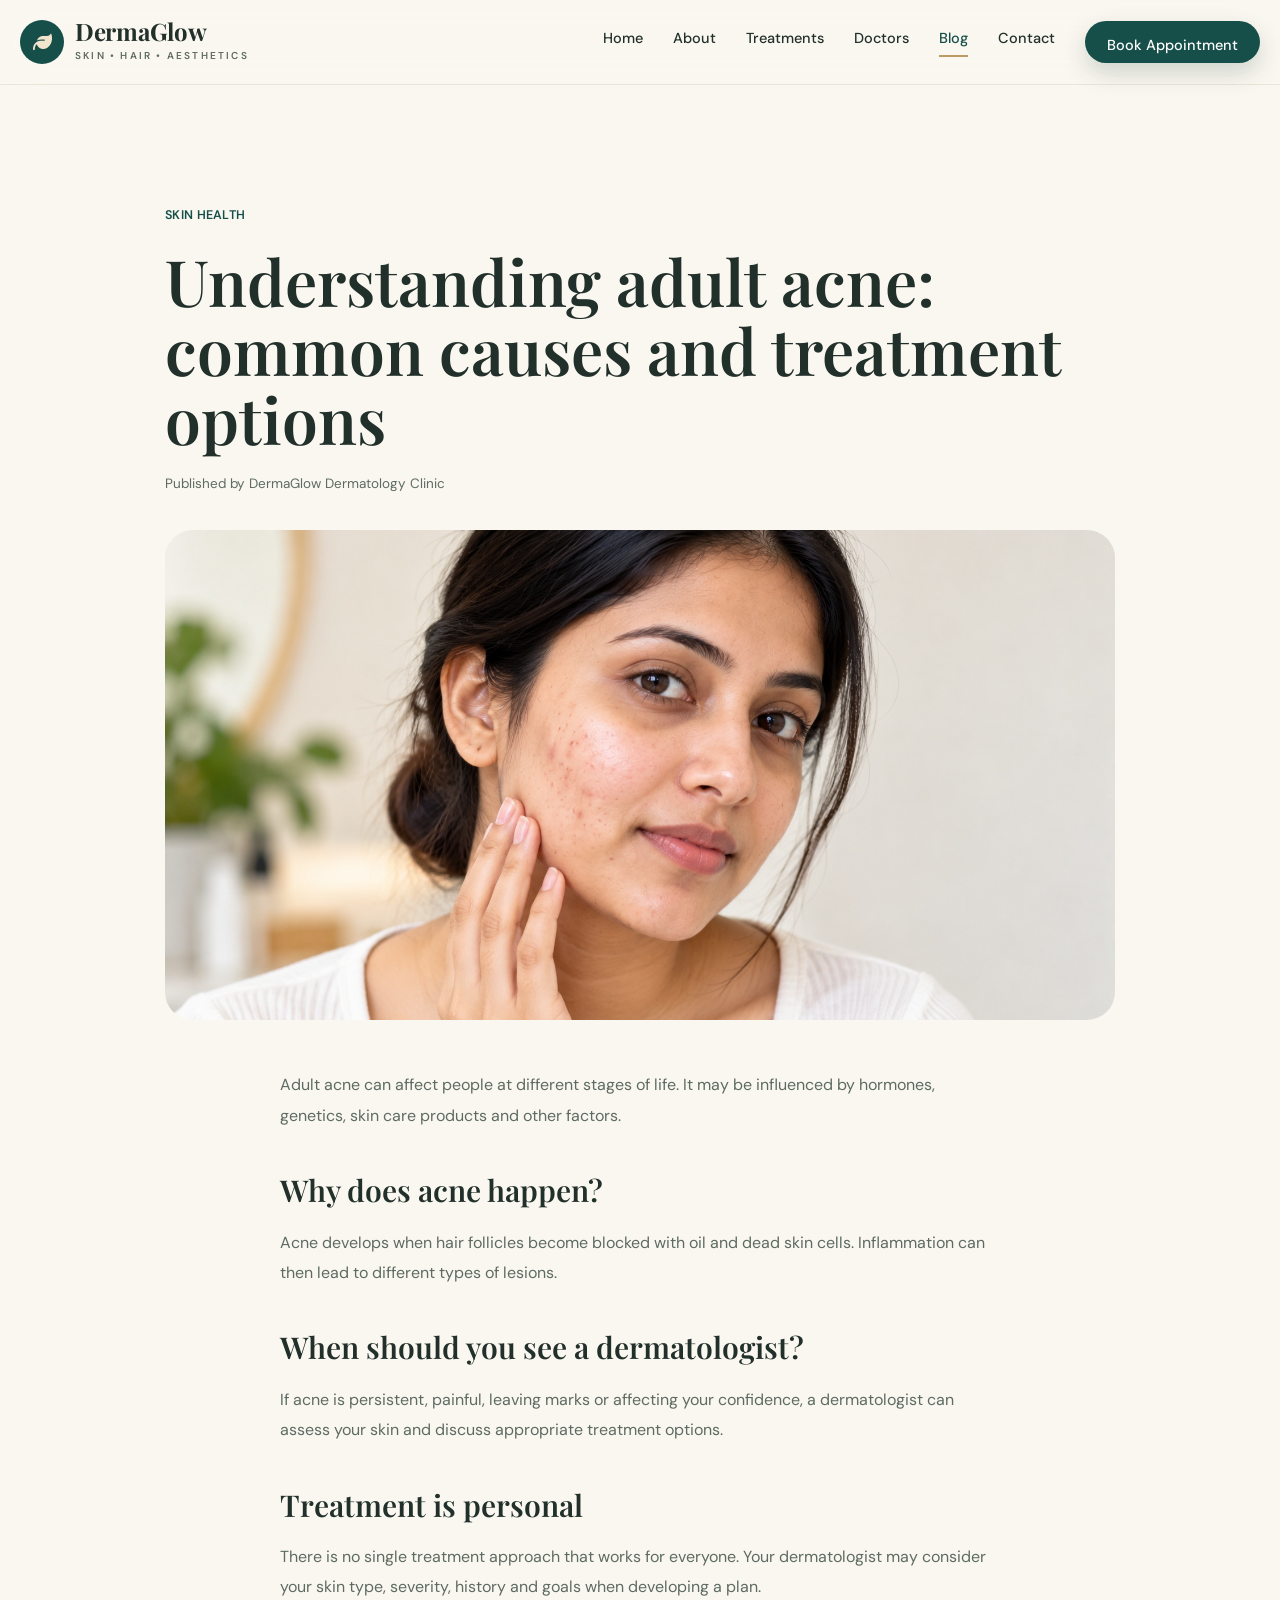
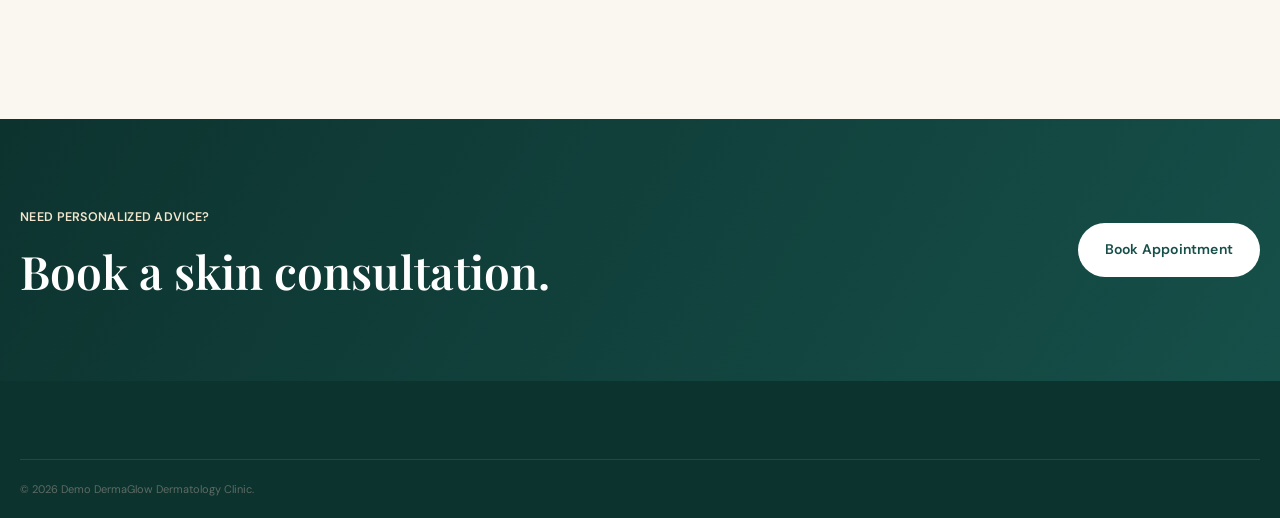
<file: blog-details.html>
<!DOCTYPE html>
<html lang="en">

<head>

<meta charset="UTF-8">

<meta name="viewport"
      content="width=device-width, initial-scale=1.0">

<title>Understanding Adult Acne | DermaGlow</title>

<link rel="preconnect"
      href="https://fonts.googleapis.com">

<link rel="preconnect"
      href="https://fonts.gstatic.com"
      crossorigin>

<link href="https://fonts.googleapis.com/css2?family=DM+Sans:wght@400;500;600;700&family=Playfair+Display:wght@500;600;700&display=swap"
      rel="stylesheet">

<link rel="stylesheet"
      href="https://cdnjs.cloudflare.com/ajax/libs/font-awesome/6.6.0/css/all.min.css">

<link rel="stylesheet"
      href="assets/css/style.css">

<link rel="stylesheet"
      href="assets/css/responsive.css">

<link rel="icon"
      type="image/png"
      href="assets/icons/favicon.png">
</head>

<body>


<nav class="navbar">

<div class="container nav-container">

<a href="index.html"
   class="logo">

<span class="logo-symbol">
<i class="fa-solid fa-leaf"></i>
</span>

<span>
<strong>DermaGlow</strong>
<small>SKIN • HAIR • AESTHETICS</small>
</span>

</a>


<div class="nav-menu">

<a href="index.html">Home</a>

<a href="about.html">About</a>

<a href="treatments.html">Treatments</a>

<a href="doctors.html">Doctors</a>

<a href="blog.html"
   class="active">Blog</a>

<a href="contact.html">Contact</a>

<a href="appointment.html"
   class="nav-appointment">
Book Appointment
</a>

</div>

</div>

</nav>


<main>

<section class="section">

<div class="container article">

<span class="eyebrow">
SKIN HEALTH
</span>

<h1>
Understanding adult acne:
common causes and treatment
options
</h1>

<p class="article-meta">
Published by DermaGlow Dermatology Clinic
</p>


<img src="assets/images/blog/acne.jpg"
     alt="Acne care"
     class="article-image">


<div class="article-content">

<p>
Adult acne can affect people at different stages of life.
It may be influenced by hormones, genetics, skin care
products and other factors.
</p>

<h2>
Why does acne happen?
</h2>

<p>
Acne develops when hair follicles become blocked with
oil and dead skin cells. Inflammation can then lead to
different types of lesions.
</p>

<h2>
When should you see a dermatologist?
</h2>

<p>
If acne is persistent, painful, leaving marks or affecting
your confidence, a dermatologist can assess your skin and
discuss appropriate treatment options.
</p>

<h2>
Treatment is personal
</h2>

<p>
There is no single treatment approach that works for
everyone. Your dermatologist may consider your skin type,
severity, history and goals when developing a plan.
</p>

</div>

</div>

</section>


<section class="appointment-cta">

<div class="container appointment-cta-inner">

<div>

<span class="eyebrow light">
NEED PERSONALIZED ADVICE?
</span>

<h2>
Book a skin consultation.
</h2>

</div>

<a href="appointment.html"
   class="btn btn-light">
Book Appointment
</a>

</div>

</section>

</main>


<footer class="footer">

<div class="container footer-bottom">

<p>
© 2026 Demo DermaGlow Dermatology Clinic.
</p>

</div>

</footer>


<script src="assets/js/main.js"></script>

</body>

</html>
</file>
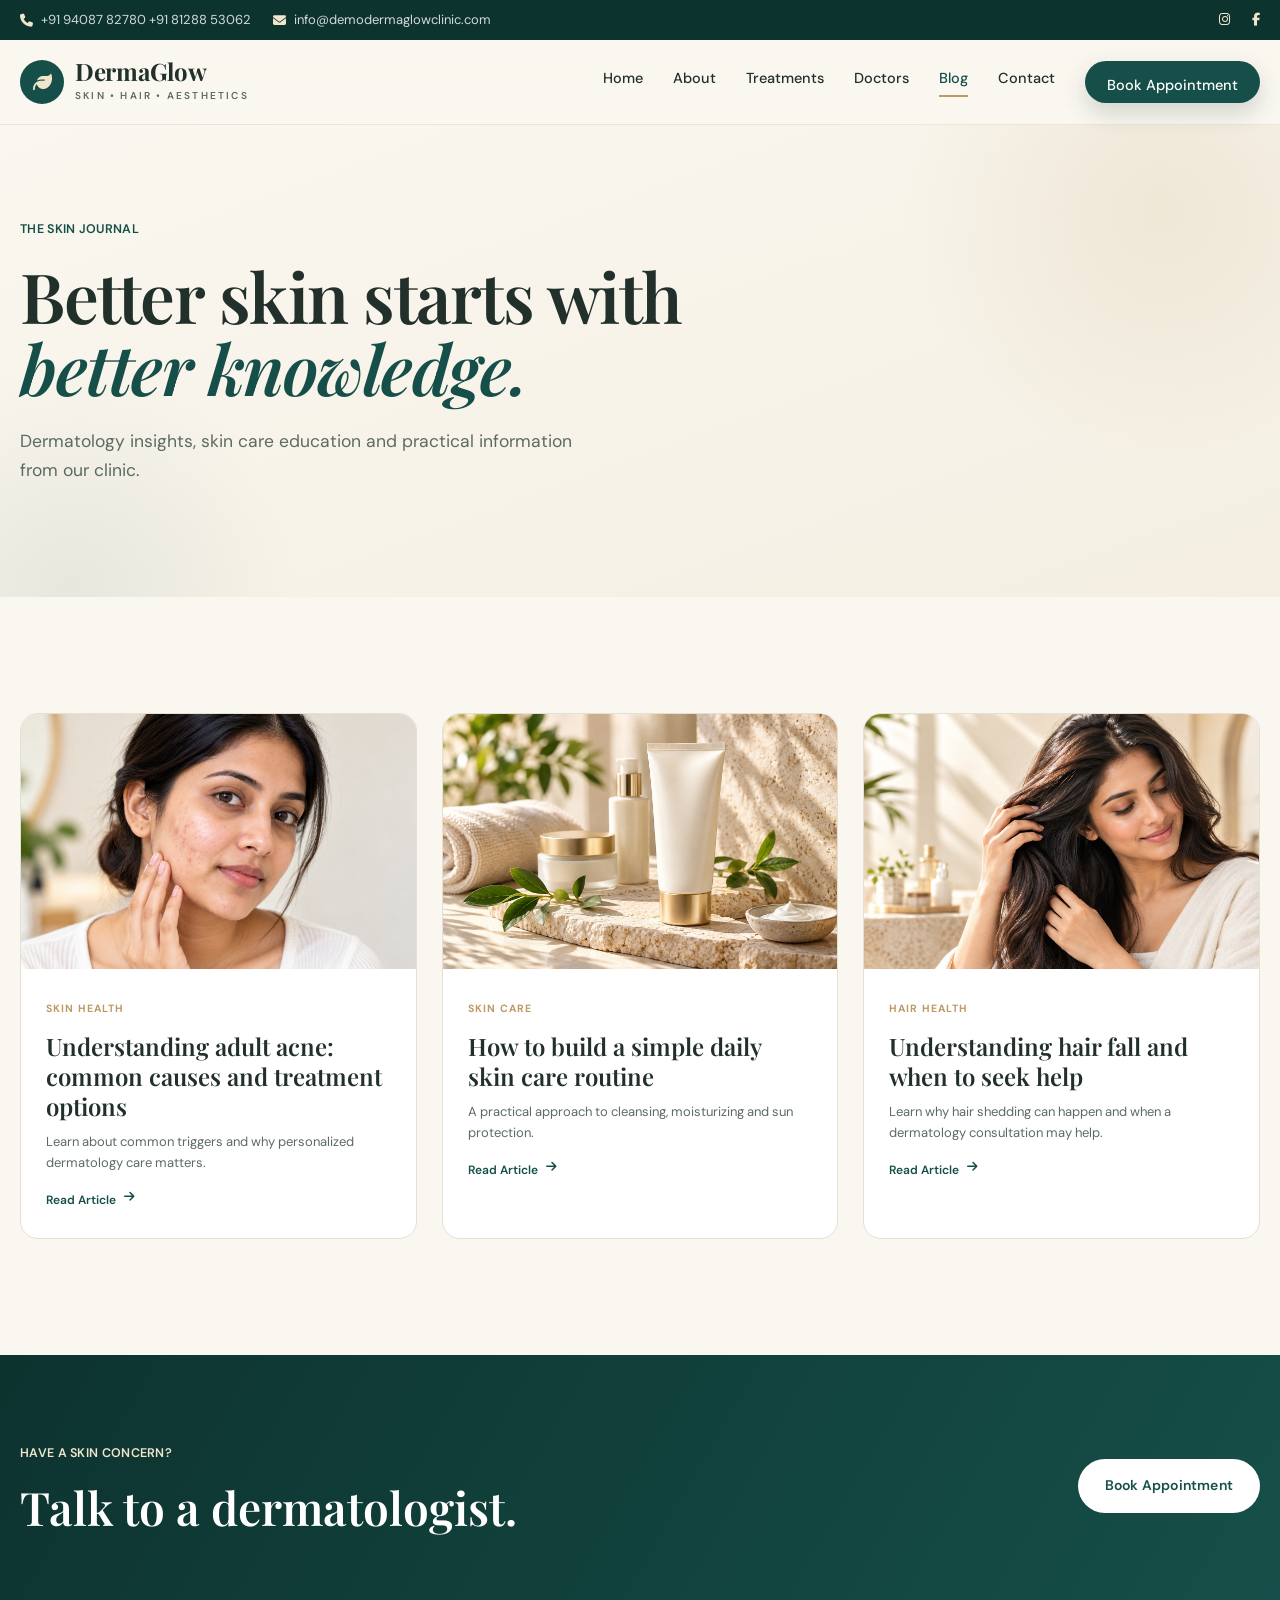
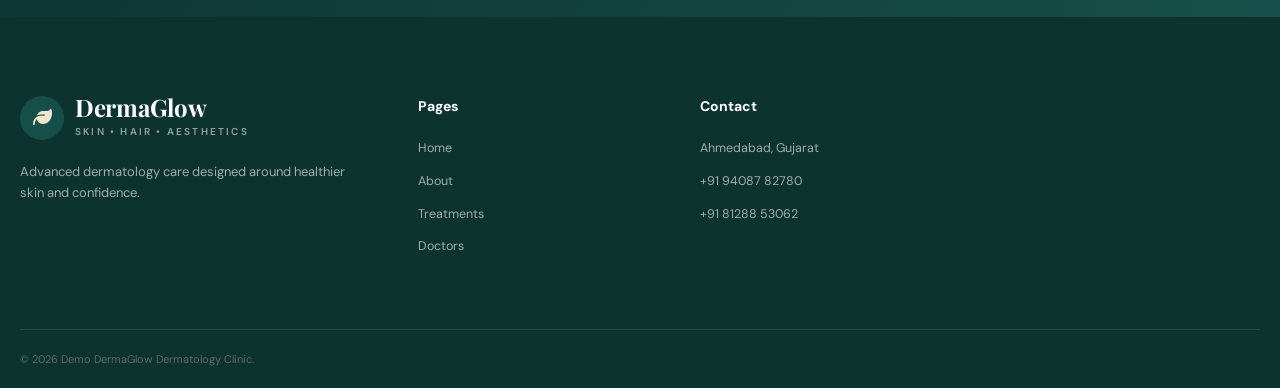
<file: blog.html>
<!DOCTYPE html>
<html lang="en">

<head>

<meta charset="UTF-8">

<meta name="viewport"
      content="width=device-width, initial-scale=1.0">

<title>Skin Journal | DermaGlow</title>

<link rel="preconnect"
      href="https://fonts.googleapis.com">

<link rel="preconnect"
      href="https://fonts.gstatic.com"
      crossorigin>

<link href="https://fonts.googleapis.com/css2?family=DM+Sans:wght@400;500;600;700&family=Playfair+Display:wght@500;600;700&display=swap"
      rel="stylesheet">

<link rel="stylesheet"
      href="https://cdnjs.cloudflare.com/ajax/libs/font-awesome/6.6.0/css/all.min.css">

<link rel="stylesheet"
      href="assets/css/style.css">

<link rel="stylesheet"
      href="assets/css/responsive.css">
      <link rel="icon"
      type="image/png"
      href="assets/icons/favicon.png">

</head>

<body>

 <div class="top-bar">

        <div class="container top-bar-inner">

            <div class="top-left">

                <span>
                    <i class="fa-solid fa-phone"></i>
                    +91 94087 82780
+91 81288 53062
                </span>

                <span>
                    <i class="fa-solid fa-envelope"></i>
                    info@demodermaglowclinic.com
                </span>

            </div>

            <div class="top-right">

                <a href="#">
                    <i class="fa-brands fa-instagram"></i>
                </a>

                <a href="#">
                    <i class="fa-brands fa-facebook-f"></i>
                </a>

            </div>

        </div>

    </div>
<nav class="navbar">

<div class="container nav-container">

<a href="index.html"
   class="logo">

<span class="logo-symbol">
<i class="fa-solid fa-leaf"></i>
</span>

<span>
<strong>DermaGlow</strong>
<small>SKIN • HAIR • AESTHETICS</small>
</span>

</a>


<button class="mobile-menu-btn"
        id="mobileMenuBtn">

<i class="fa-solid fa-bars"></i>

</button>


<div class="nav-menu"
     id="navMenu">

<a href="index.html">Home</a>
<a href="about.html">About</a>
<a href="treatments.html">Treatments</a>
<a href="doctors.html">Doctors</a>
<a href="blog.html"
   class="active">Blog</a>
<a href="contact.html">Contact</a>

<a href="appointment.html"
   class="nav-appointment">
Book Appointment
</a>

</div>

</div>

</nav>


<main>

<section class="hero">

<div class="container">

<span class="eyebrow">
THE SKIN JOURNAL
</span>

<h1>
Better skin starts with
<span>better knowledge.</span>
</h1>

<p>
Dermatology insights, skin care education and practical
information from our clinic.
</p>

</div>

</section>


<section class="section">

<div class="container">

<div class="blog-grid">


<article class="blog-card">

<div class="blog-image">

<img src="assets/images/blog/acne.jpg"
     alt="Acne">

</div>

<div class="blog-content">

<span>
SKIN HEALTH
</span>

<h2>
Understanding adult acne:
common causes and treatment
options
</h2>

<p>
Learn about common triggers and why personalized
dermatology care matters.
</p>

<a href="blog-details.html">
Read Article
<i class="fa-solid fa-arrow-right"></i>
</a>

</div>

</article>


<article class="blog-card">

<div class="blog-image">

<img src="assets/images/blog/sunscreen.jpg"
     alt="Sunscreen">

</div>

<div class="blog-content">

<span>
SKIN CARE
</span>

<h2>
How to build a simple
daily skin care routine
</h2>

<p>
A practical approach to cleansing, moisturizing
and sun protection.
</p>

<a href="blog-details.html">
Read Article
<i class="fa-solid fa-arrow-right"></i>
</a>

</div>

</article>


<article class="blog-card">

<div class="blog-image">

<img src="assets/images/blog/hair.jpg"
     alt="Hair care">

</div>

<div class="blog-content">

<span>
HAIR HEALTH
</span>

<h2>
Understanding hair fall
and when to seek help
</h2>

<p>
Learn why hair shedding can happen and when a
dermatology consultation may help.
</p>

<a href="blog-details.html">
Read Article
<i class="fa-solid fa-arrow-right"></i>
</a>

</div>

</article>


</div>

</div>

</section>


<section class="appointment-cta">

<div class="container appointment-cta-inner">

<div>

<span class="eyebrow light">
HAVE A SKIN CONCERN?
</span>

<h2>
Talk to a dermatologist.
</h2>

</div>

<a href="appointment.html"
   class="btn btn-light">
Book Appointment
</a>

</div>

</section>

</main>


<footer class="footer">

<div class="container footer-grid">

<div class="footer-brand">

<a href="index.html"
   class="logo footer-logo">

<span class="logo-symbol">
<i class="fa-solid fa-leaf"></i>
</span>

<span>
<strong>DermaGlow</strong>
<small>SKIN • HAIR • AESTHETICS</small>
</span>

</a>

<p>
Advanced dermatology care designed around
healthier skin and confidence.
</p>

</div>


<div class="footer-column">

<h3>Pages</h3>

<a href="index.html">Home</a>
<a href="about.html">About</a>
<a href="treatments.html">Treatments</a>
<a href="doctors.html">Doctors</a>

</div>


<div class="footer-column">

<h3>Contact</h3>

<a href="#">
Ahmedabad, Gujarat
</a>

<a href="tel:+91 9408782780">
                +91 94087 82780

            </a>
 <a href="tel:+918128853062">
                
+91 81288 53062
            </a>

</div>

</div>


<div class="container footer-bottom">

<p>
© 2026 Demo DermaGlow Dermatology Clinic.
</p>

</div>

</footer>


<script src="assets/js/main.js"></script>

</body>

</html>
</file>
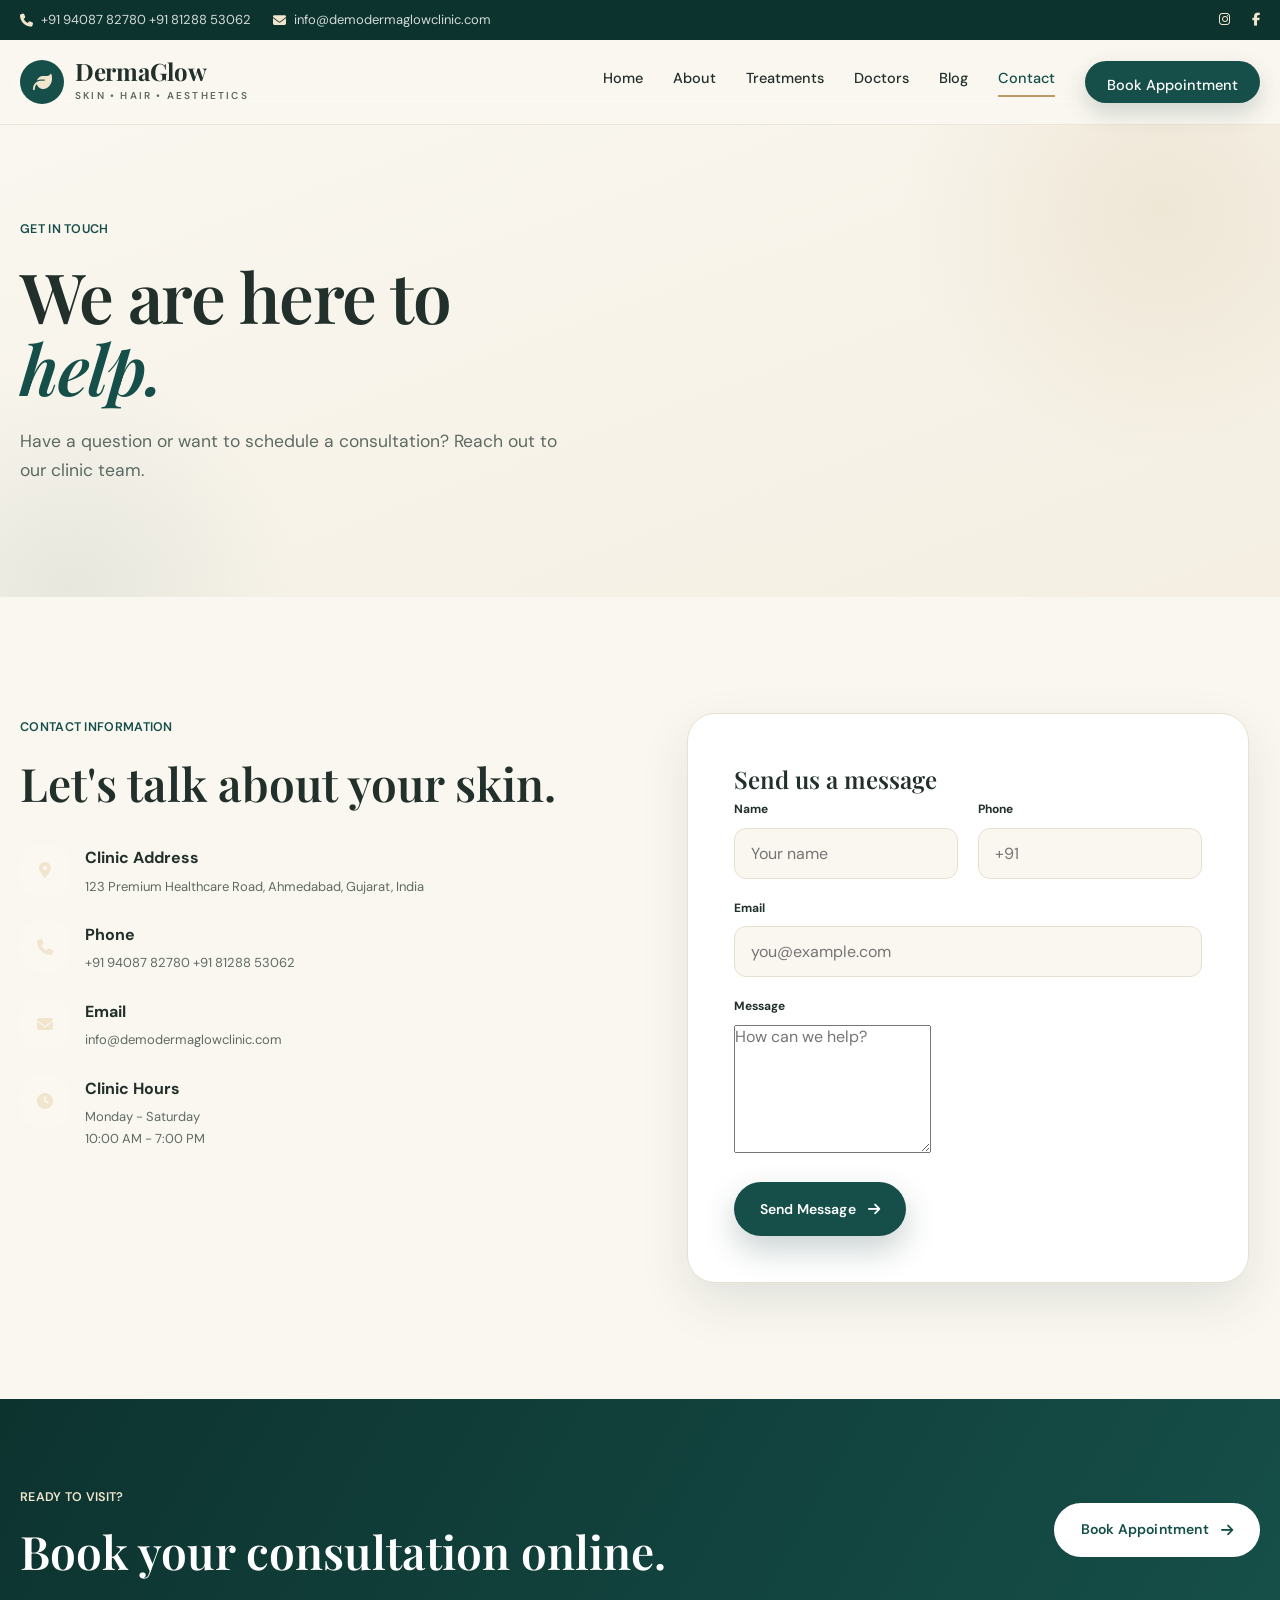
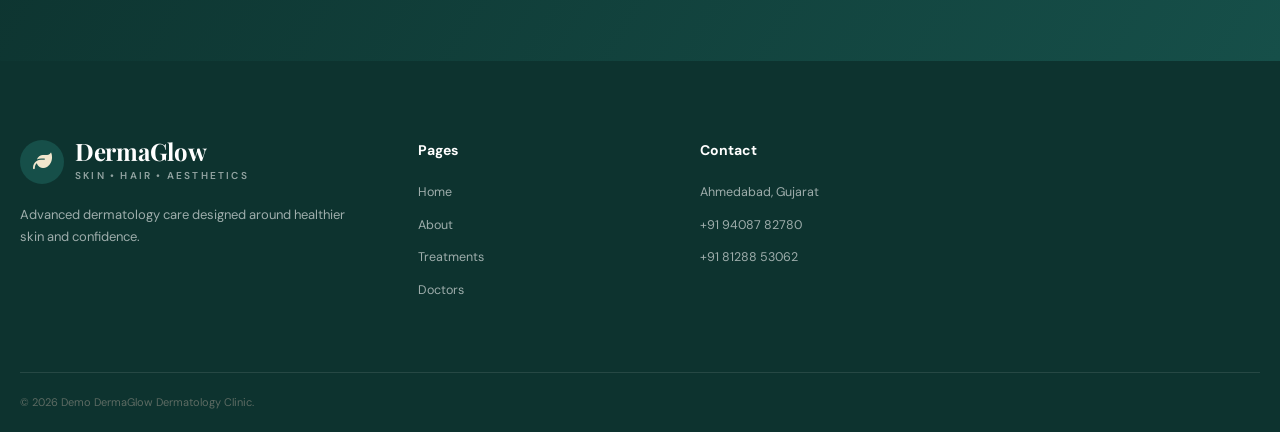
<file: contact.html>
<!DOCTYPE html>
<html lang="en">

<head>

<meta charset="UTF-8">

<meta name="viewport"
      content="width=device-width, initial-scale=1.0">

<title>Contact | DermaGlow</title>

<link rel="preconnect"
      href="https://fonts.googleapis.com">

<link rel="preconnect"
      href="https://fonts.gstatic.com"
      crossorigin>

<link href="https://fonts.googleapis.com/css2?family=DM+Sans:wght@400;500;600;700&family=Playfair+Display:wght@500;600;700&display=swap"
      rel="stylesheet">

<link rel="stylesheet"
      href="https://cdnjs.cloudflare.com/ajax/libs/font-awesome/6.6.0/css/all.min.css">

<link rel="stylesheet"
      href="assets/css/style.css">

<link rel="stylesheet"
      href="assets/css/responsive.css">

<link rel="icon"
      type="image/png"
      href="assets/icons/favicon.png">
</head>

<body>

 <div class="top-bar">

        <div class="container top-bar-inner">

            <div class="top-left">

                <span>
                    <i class="fa-solid fa-phone"></i>
                    +91 94087 82780
+91 81288 53062
                </span>

                <span>
                    <i class="fa-solid fa-envelope"></i>
                    info@demodermaglowclinic.com
                </span>

            </div>

            <div class="top-right">

                <a href="#">
                    <i class="fa-brands fa-instagram"></i>
                </a>

                <a href="#">
                    <i class="fa-brands fa-facebook-f"></i>
                </a>

            </div>

        </div>

    </div>
<nav class="navbar">

<div class="container nav-container">

<a href="index.html"
   class="logo">

<span class="logo-symbol">
<i class="fa-solid fa-leaf"></i>
</span>

<span>
<strong>DermaGlow</strong>
<small>SKIN • HAIR • AESTHETICS</small>
</span>

</a>


<button class="mobile-menu-btn"
        id="mobileMenuBtn">

<i class="fa-solid fa-bars"></i>

</button>


<div class="nav-menu"
     id="navMenu">

<a href="index.html">Home</a>

<a href="about.html">About</a>

<a href="treatments.html">Treatments</a>

<a href="doctors.html">Doctors</a>

<a href="blog.html">Blog</a>

<a href="contact.html"
   class="active">
Contact
</a>

<a href="appointment.html"
   class="nav-appointment">
Book Appointment
</a>

</div>

</div>

</nav>


<main>

<section class="hero">

<div class="container">

<span class="eyebrow">
GET IN TOUCH
</span>

<h1>
We are here to
<span>help.</span>
</h1>

<p>
Have a question or want to schedule a consultation?
Reach out to our clinic team.
</p>

</div>

</section>


<section class="section">

<div class="container">

<div class="contact-grid">


<div>

<span class="eyebrow">
CONTACT INFORMATION
</span>

<h2 class="contact-title">
Let's talk about
your skin.
</h2>


<div class="contact-item">

<div class="why-icon">
<i class="fa-solid fa-location-dot"></i>
</div>

<div>

<strong>Clinic Address</strong>

<p>
123 Premium Healthcare Road,
Ahmedabad, Gujarat, India
</p>

</div>

</div>


<div class="contact-item">

<div class="why-icon">
<i class="fa-solid fa-phone"></i>
</div>

<div>

<strong>Phone</strong>

<p>
+91 94087 82780
+91 81288 53062
</p>

</div>

</div>


<div class="contact-item">

<div class="why-icon">
<i class="fa-solid fa-envelope"></i>
</div>

<div>

<strong>Email</strong>

<p>
info@demodermaglowclinic.com
</p>

</div>

</div>


<div class="contact-item">

<div class="why-icon">
<i class="fa-solid fa-clock"></i>
</div>

<div>

<strong>Clinic Hours</strong>

<p>
Monday - Saturday
<br>
10:00 AM - 7:00 PM
</p>

</div>

</div>

</div>


<div class="appointment-box">

<h2>
Send us a message
</h2>

<form>

<div class="form-grid">

<div class="form-group">

<label>
Name
</label>

<input type="text"
       placeholder="Your name">

</div>


<div class="form-group">

<label>
Phone
</label>

<input type="tel"
       placeholder="+91">

</div>

</div>


<div class="form-group"
     style="margin-top:20px">

<label>
Email
</label>

<input type="email"
       placeholder="you@example.com">

</div>


<div class="form-group"
     style="margin-top:20px">

<label>
Message
</label>

<textarea rows="6"
          placeholder="How can we help?"></textarea>

</div>


<button class="btn btn-primary"
        style="border:0;margin-top:20px">

Send Message

<i class="fa-solid fa-arrow-right"></i>

</button>

</form>

</div>


</div>

</div>

</section>


<section class="appointment-cta">

<div class="container appointment-cta-inner">

<div>

<span class="eyebrow light">
READY TO VISIT?
</span>

<h2>
Book your consultation online.
</h2>

</div>

<a href="appointment.html"
   class="btn btn-light">

Book Appointment

<i class="fa-solid fa-arrow-right"></i>

</a>

</div>

</section>

</main>


<footer class="footer">

<div class="container footer-grid">

<div class="footer-brand">

<a href="index.html"
   class="logo footer-logo">

<span class="logo-symbol">
<i class="fa-solid fa-leaf"></i>
</span>

<span>
<strong>DermaGlow</strong>
<small>SKIN • HAIR • AESTHETICS</small>
</span>

</a>

<p>
Advanced dermatology care designed around
healthier skin and confidence.
</p>

</div>


<div class="footer-column">

<h3>Pages</h3>

<a href="index.html">Home</a>
<a href="about.html">About</a>
<a href="treatments.html">Treatments</a>
<a href="doctors.html">Doctors</a>

</div>


<div class="footer-column">

<h3>Contact</h3>

<a href="#">
Ahmedabad, Gujarat
</a>

<a href="tel:+91 9408782780">
                +91 94087 82780

            </a>
 <a href="tel:+918128853062">
                
+91 81288 53062
            </a>

</div>

</div>


<div class="container footer-bottom">

<p>
© 2026 Demo DermaGlow Dermatology Clinic.
</p>

</div>

</footer>


<script src="assets/js/main.js"></script>

</body>

</html>
</file>
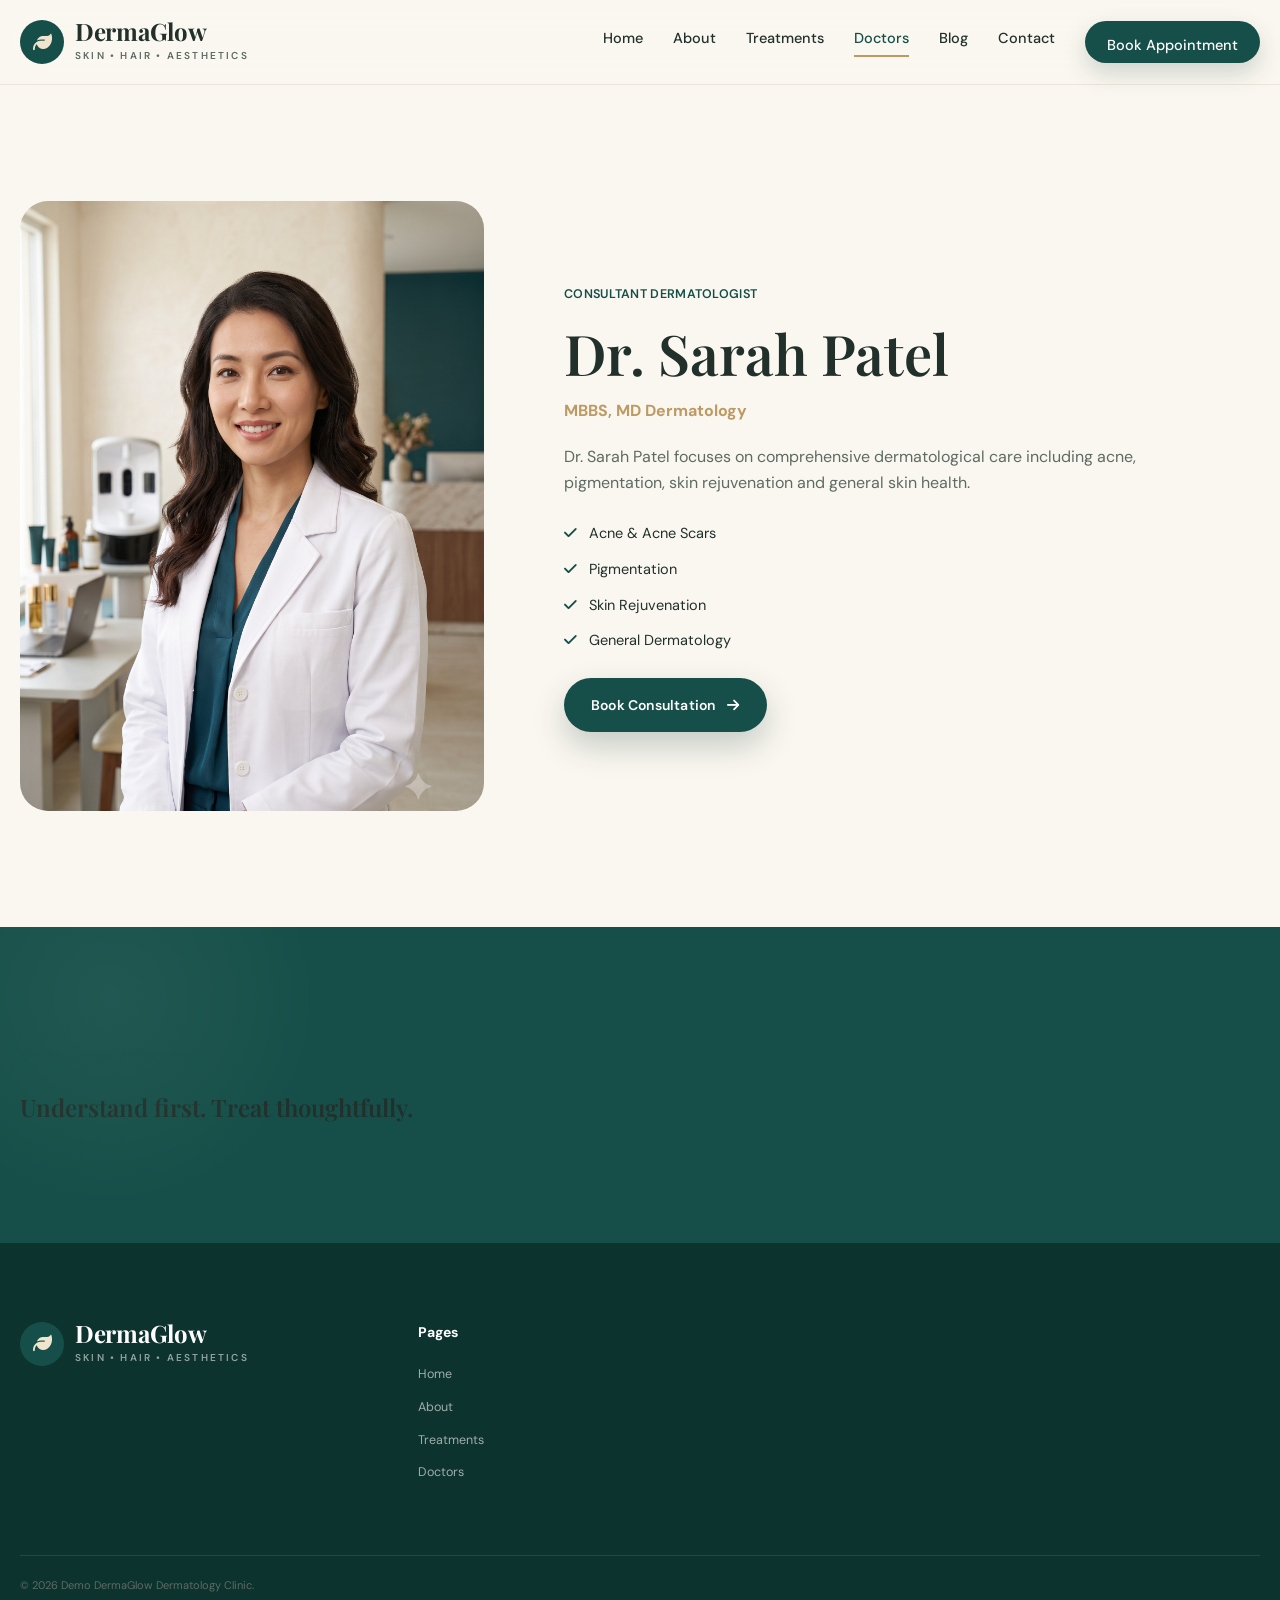
<file: doctor-details.html>
<!DOCTYPE html>
<html lang="en">

<head>

<meta charset="UTF-8">

<meta name="viewport"
      content="width=device-width, initial-scale=1.0">

<title>Dr. Sarah Patel | DermaGlow</title>

<link rel="preconnect"
      href="https://fonts.googleapis.com">

<link rel="preconnect"
      href="https://fonts.gstatic.com"
      crossorigin>

<link href="https://fonts.googleapis.com/css2?family=DM+Sans:wght@400;500;600;700&family=Playfair+Display:wght@500;600;700&display=swap"
      rel="stylesheet">

<link rel="stylesheet"
      href="https://cdnjs.cloudflare.com/ajax/libs/font-awesome/6.6.0/css/all.min.css">

<link rel="stylesheet"
      href="assets/css/style.css">

<link rel="stylesheet"
      href="assets/css/responsive.css">

      <link rel="icon"
      type="image/png"
      href="assets/icons/favicon.png">

</head>

<body>


<nav class="navbar">

<div class="container nav-container">

<a href="index.html"
   class="logo">

<span class="logo-symbol">
<i class="fa-solid fa-leaf"></i>
</span>

<span>
<strong>DermaGlow</strong>
<small>SKIN • HAIR • AESTHETICS</small>
</span>

</a>


<button class="mobile-menu-btn"
        id="mobileMenuBtn">

<i class="fa-solid fa-bars"></i>

</button>


<div class="nav-menu"
     id="navMenu">

<a href="index.html">Home</a>
<a href="about.html">About</a>
<a href="treatments.html">Treatments</a>
<a href="doctors.html"
   class="active">Doctors</a>
<a href="blog.html">Blog</a>
<a href="contact.html">Contact</a>

<a href="appointment.html"
   class="nav-appointment">
Book Appointment
</a>

</div>

</div>

</nav>


<main>

<section class="section">

<div class="container doctor-detail">

<div class="doctor-detail-image">

<img src="assets/images/doctors/doctor-1.jpg"
     alt="Dr. Sarah Patel">

</div>


<div class="doctor-detail-content">

<span class="eyebrow">
CONSULTANT DERMATOLOGIST
</span>

<h1>
Dr. Sarah Patel
</h1>

<p class="doctor-qualification">
MBBS, MD Dermatology
</p>

<p>
Dr. Sarah Patel focuses on comprehensive dermatological
care including acne, pigmentation, skin rejuvenation
and general skin health.
</p>


<div class="doctor-detail-list">

<div>
<i class="fa-solid fa-check"></i>
Acne & Acne Scars
</div>

<div>
<i class="fa-solid fa-check"></i>
Pigmentation
</div>

<div>
<i class="fa-solid fa-check"></i>
Skin Rejuvenation
</div>

<div>
<i class="fa-solid fa-check"></i>
General Dermatology
</div>

</div>


<a href="appointment.html"
   class="btn btn-primary">

Book Consultation

<i class="fa-solid fa-arrow-right"></i>

</a>

</div>

</div>

</section>


<section class="why-section">

<div class="container">

<span class="eyebrow">
CONSULTATION APPROACH
</span>

<h2>
Understand first.
Treat thoughtfully.
</h2>

</div>

</section>

</main>


<footer class="footer">

<div class="container footer-grid">

<div class="footer-brand">

<a href="index.html"
   class="logo footer-logo">

<span class="logo-symbol">
<i class="fa-solid fa-leaf"></i>
</span>

<span>
<strong>DermaGlow</strong>
<small>SKIN • HAIR • AESTHETICS</small>
</span>

</a>

</div>

<div class="footer-column">

<h3>Pages</h3>

<a href="index.html">Home</a>
<a href="about.html">About</a>
<a href="treatments.html">Treatments</a>
<a href="doctors.html">Doctors</a>

</div>

</div>


<div class="container footer-bottom">

<p>
© 2026 Demo DermaGlow Dermatology Clinic.
</p>

</div>

</footer>


<script src="assets/js/main.js"></script>

</body>

</html>
</file>
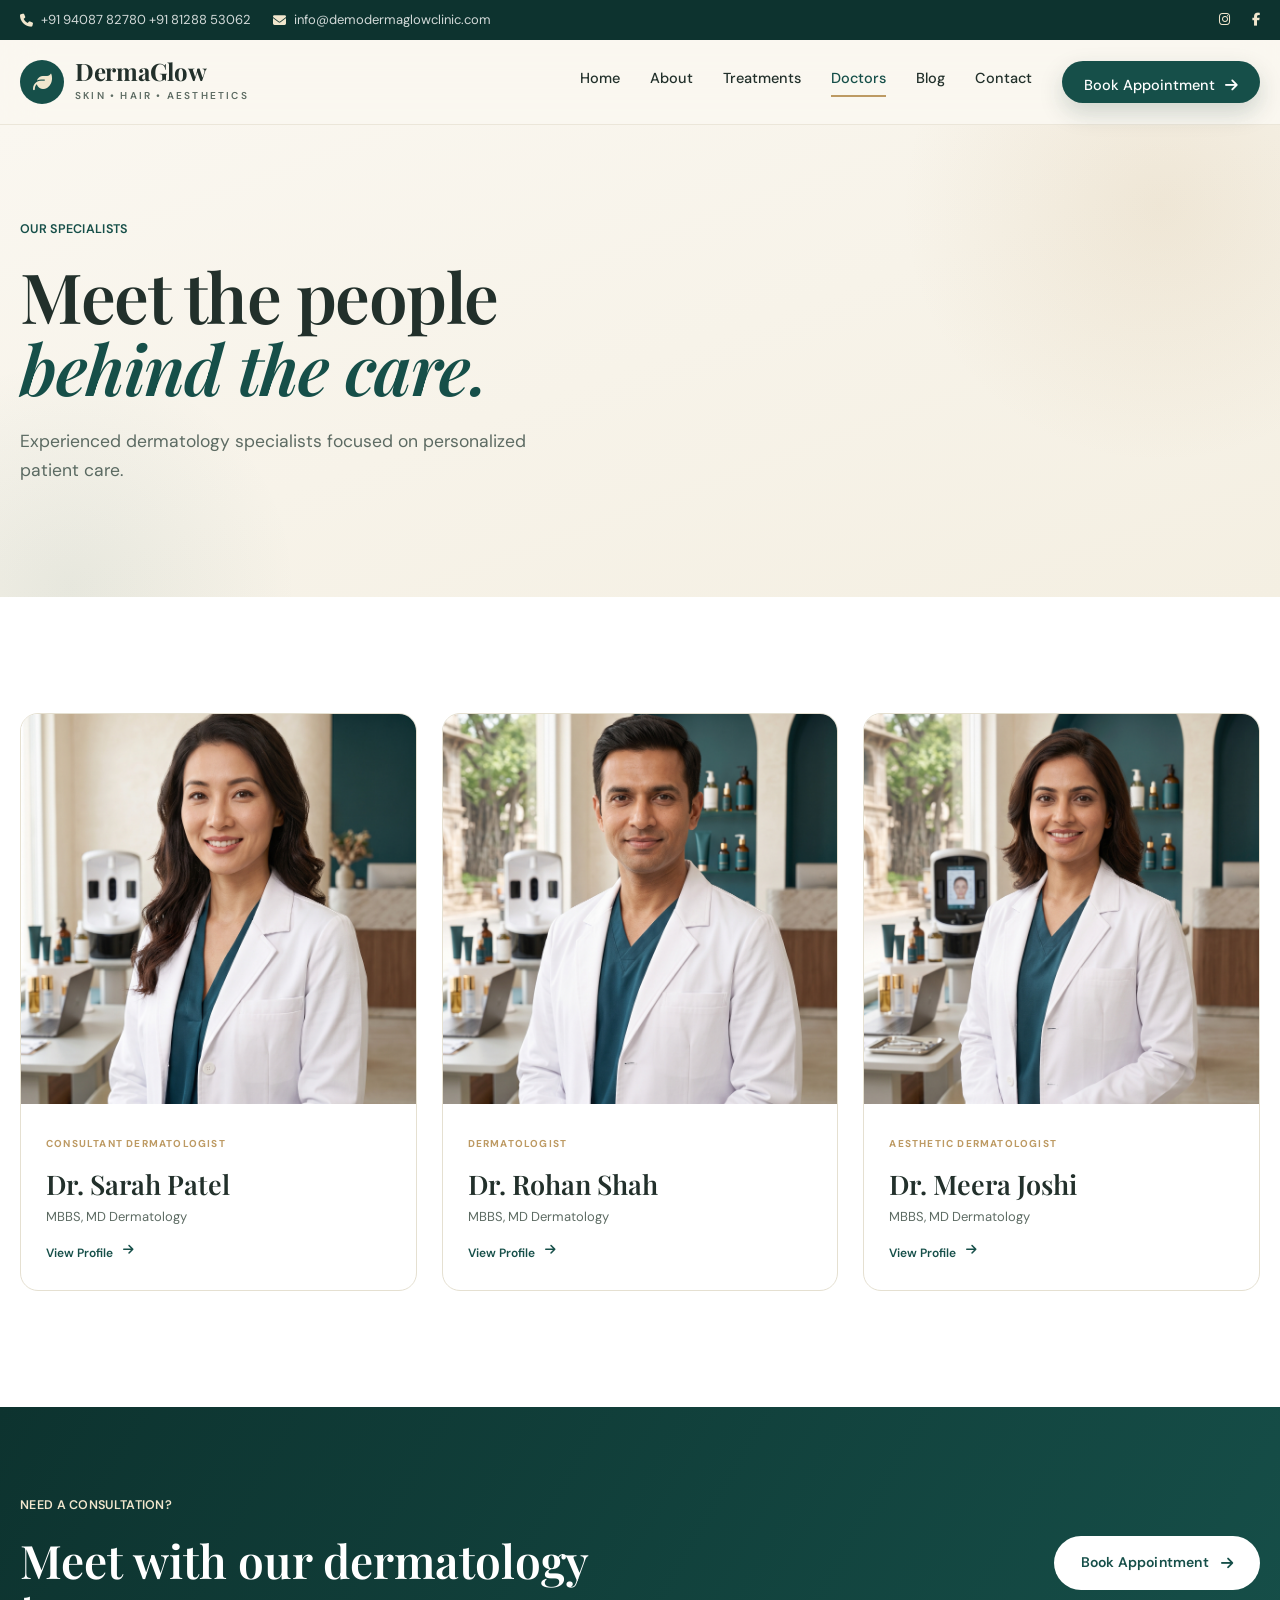
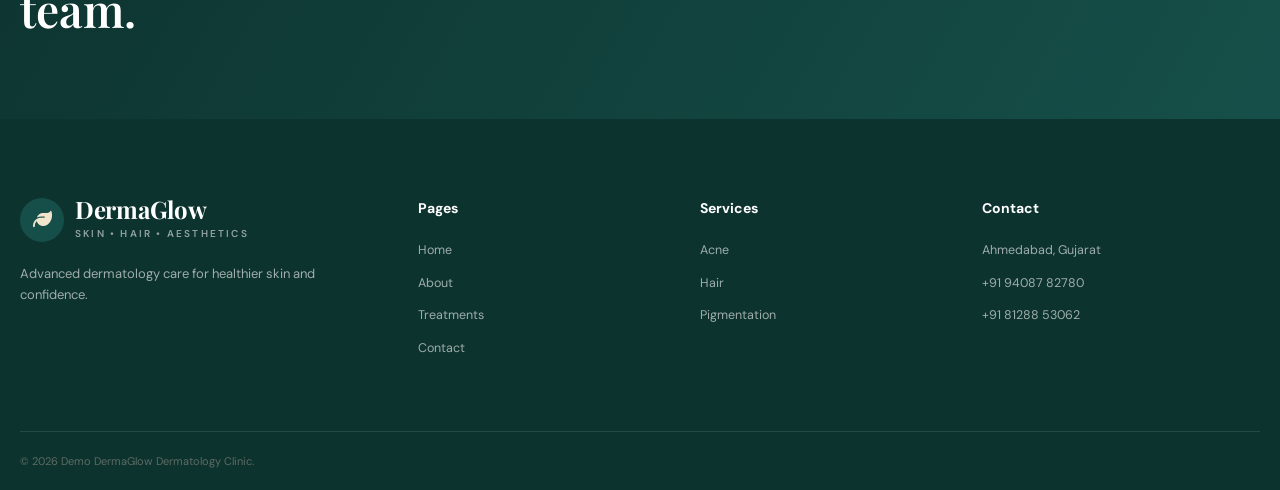
<file: doctors.html>
<!DOCTYPE html>
<html lang="en">

<head>

<meta charset="UTF-8">

<meta name="viewport"
      content="width=device-width, initial-scale=1.0">

<title>Our Dermatologists | DermaGlow</title>

<link rel="preconnect"
      href="https://fonts.googleapis.com">

<link rel="preconnect"
      href="https://fonts.gstatic.com"
      crossorigin>

<link href="https://fonts.googleapis.com/css2?family=DM+Sans:wght@400;500;600;700&family=Playfair+Display:wght@500;600;700&display=swap"
      rel="stylesheet">

<link rel="stylesheet"
      href="https://cdnjs.cloudflare.com/ajax/libs/font-awesome/6.6.0/css/all.min.css">

<link rel="stylesheet"
      href="assets/css/style.css">

<link rel="stylesheet"
      href="assets/css/responsive.css">
      <link rel="icon"
      type="image/png"
      href="assets/icons/favicon.png">

</head>

<body>
 <div class="top-bar">

        <div class="container top-bar-inner">

            <div class="top-left">

                <span>
                    <i class="fa-solid fa-phone"></i>
                    +91 94087 82780
+91 81288 53062
                </span>

                <span>
                    <i class="fa-solid fa-envelope"></i>
                    info@demodermaglowclinic.com
                </span>

            </div>

            <div class="top-right">

                <a href="#">
                    <i class="fa-brands fa-instagram"></i>
                </a>

                <a href="#">
                    <i class="fa-brands fa-facebook-f"></i>
                </a>

            </div>

        </div>

    </div>

<nav class="navbar">

<div class="container nav-container">

<a href="index.html" class="logo">

<span class="logo-symbol">
<i class="fa-solid fa-leaf"></i>
</span>

<span>
<strong>DermaGlow</strong>
<small>SKIN • HAIR • AESTHETICS</small>
</span>

</a>


<button class="mobile-menu-btn"
        id="mobileMenuBtn">

<i class="fa-solid fa-bars"></i>

</button>


<div class="nav-menu"
     id="navMenu">

<a href="index.html">Home</a>

<a href="about.html">About</a>

<a href="treatments.html">Treatments</a>

<a href="doctors.html"
   class="active">
Doctors
</a>

<a href="blog.html">Blog</a>

<a href="contact.html">Contact</a>

<a href="appointment.html"
   class="nav-appointment">

Book Appointment

<i class="fa-solid fa-arrow-right"></i>

</a>

</div>

</div>

</nav>


<main>

<section class="hero">

<div class="container">

<span class="eyebrow">
OUR SPECIALISTS
</span>

<h1>
Meet the people
<span>behind the care.</span>
</h1>

<p>
Experienced dermatology specialists focused on
personalized patient care.
</p>

</div>

</section>


<section class="section doctors-section">

<div class="container">

<div class="doctor-grid">


<article class="doctor-card">

<div class="doctor-image">

<img src="assets/images/doctors/doctor-1.jpg"
     alt="Dr. Sarah Patel">

</div>

<div class="doctor-info">

<span>
CONSULTANT DERMATOLOGIST
</span>

<h3>
Dr. Sarah Patel
</h3>

<p>
MBBS, MD Dermatology
</p>

<a href="doctor-details.html">
View Profile
<i class="fa-solid fa-arrow-right"></i>
</a>

</div>

</article>


<article class="doctor-card">

<div class="doctor-image">

<img src="assets/images/doctors/doctor-2.jpg"
     alt="Dr. Rohan Shah">

</div>

<div class="doctor-info">

<span>
DERMATOLOGIST
</span>

<h3>
Dr. Rohan Shah
</h3>

<p>
MBBS, MD Dermatology
</p>

<a href="doctor-details.html">
View Profile
<i class="fa-solid fa-arrow-right"></i>
</a>

</div>

</article>


<article class="doctor-card">

<div class="doctor-image">

<img src="assets/images/doctors/doctor-3.jpg"
     alt="Dr. Meera Joshi">

</div>

<div class="doctor-info">

<span>
AESTHETIC DERMATOLOGIST
</span>

<h3>
Dr. Meera Joshi
</h3>

<p>
MBBS, MD Dermatology
</p>

<a href="doctor-details.html">
View Profile
<i class="fa-solid fa-arrow-right"></i>
</a>

</div>

</article>


</div>

</div>

</section>


<section class="appointment-cta">

<div class="container appointment-cta-inner">

<div>

<span class="eyebrow light">
NEED A CONSULTATION?
</span>

<h2>
Meet with our dermatology team.
</h2>

</div>

<a href="appointment.html"
   class="btn btn-light">

Book Appointment

<i class="fa-solid fa-arrow-right"></i>

</a>

</div>

</section>

</main>


<footer class="footer">

<div class="container footer-grid">

<div class="footer-brand">

<a href="index.html"
   class="logo footer-logo">

<span class="logo-symbol">
<i class="fa-solid fa-leaf"></i>
</span>

<span>
<strong>DermaGlow</strong>
<small>SKIN • HAIR • AESTHETICS</small>
</span>

</a>

<p>
Advanced dermatology care for healthier
skin and confidence.
</p>

</div>


<div class="footer-column">

<h3>Pages</h3>

<a href="index.html">Home</a>
<a href="about.html">About</a>
<a href="treatments.html">Treatments</a>
<a href="contact.html">Contact</a>

</div>


<div class="footer-column">

<h3>Services</h3>

<a href="treatments.html">Acne</a>
<a href="treatments.html">Hair</a>
<a href="treatments.html">Pigmentation</a>

</div>


<div class="footer-column">

<h3>Contact</h3>

<a href="#">
Ahmedabad, Gujarat
</a>

<a href="tel:+91 9408782780">
                +91 94087 82780

            </a>
 <a href="tel:+918128853062">
                
+91 81288 53062
            </a>

</div>

</div>


<div class="container footer-bottom">

<p>
© 2026 Demo DermaGlow Dermatology Clinic.
</p>

</div>

</footer>


<script src="assets/js/main.js"></script>

</body>

</html>
</file>
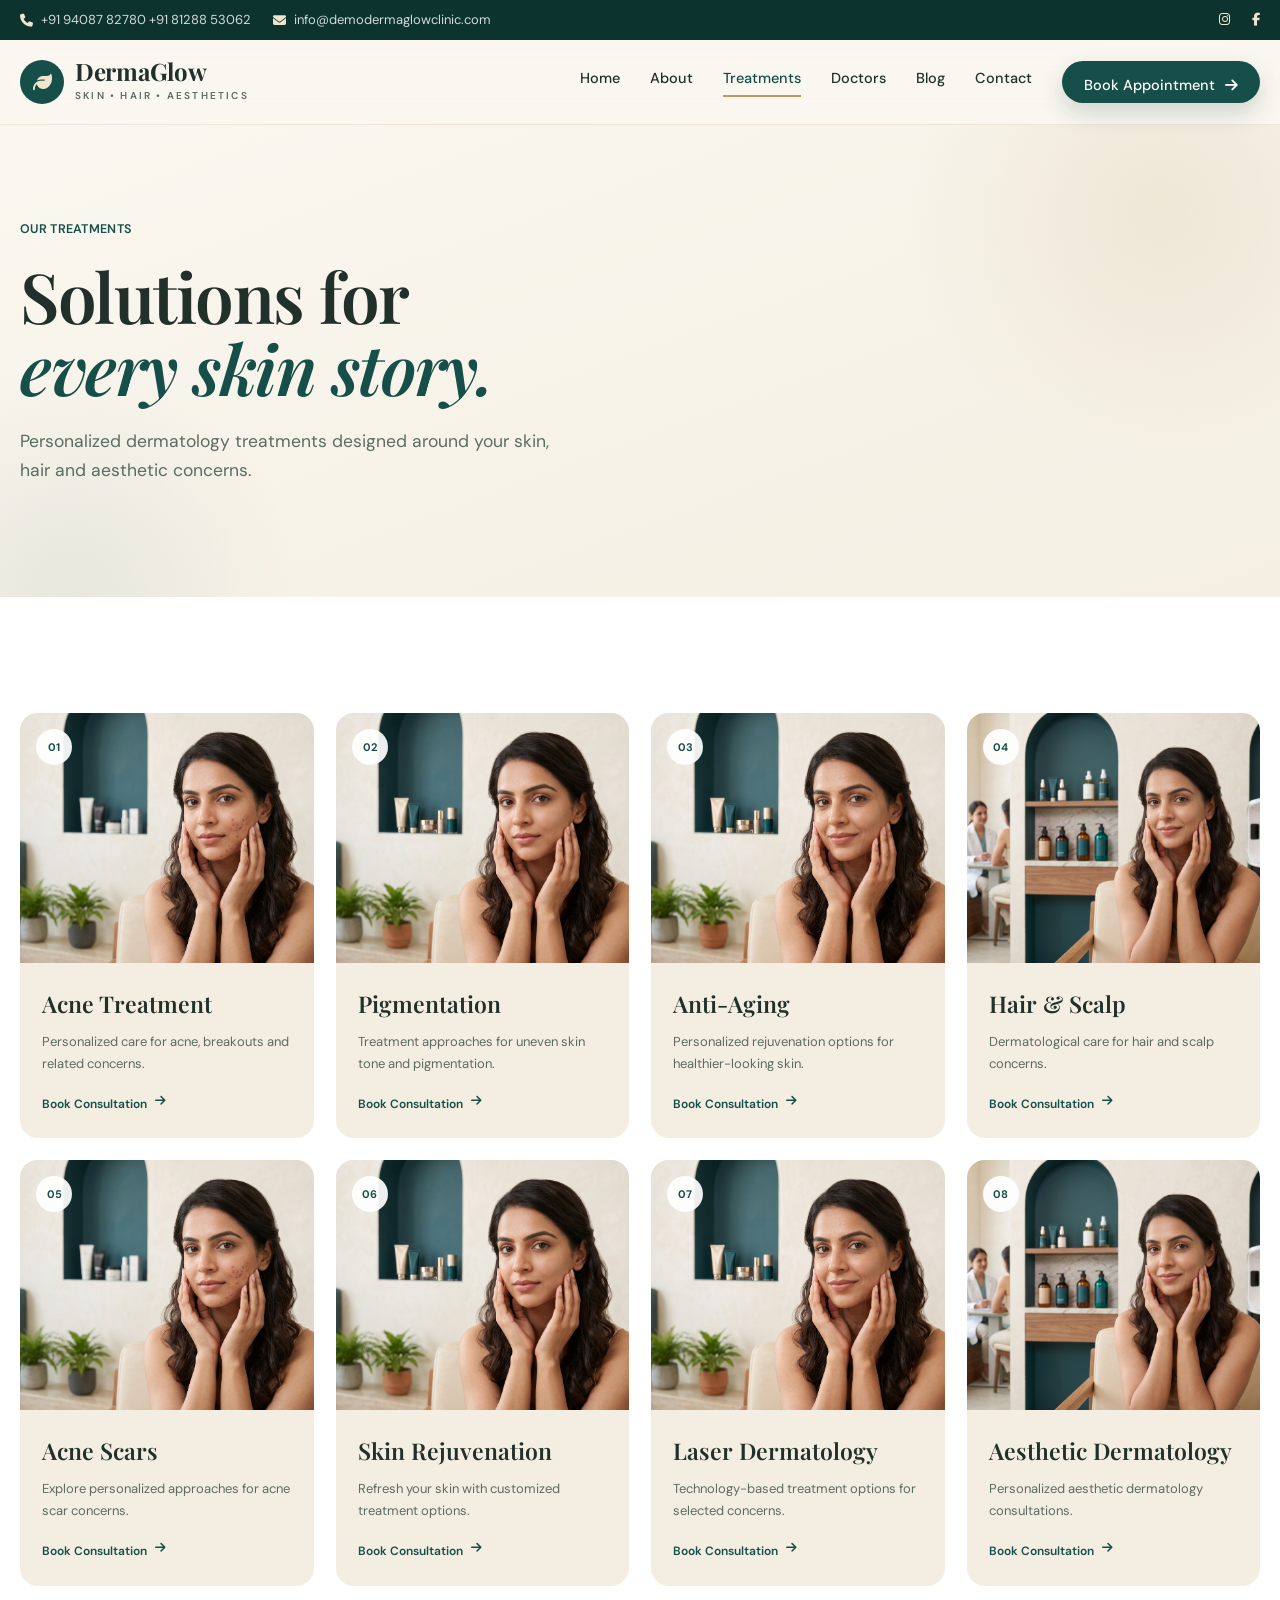
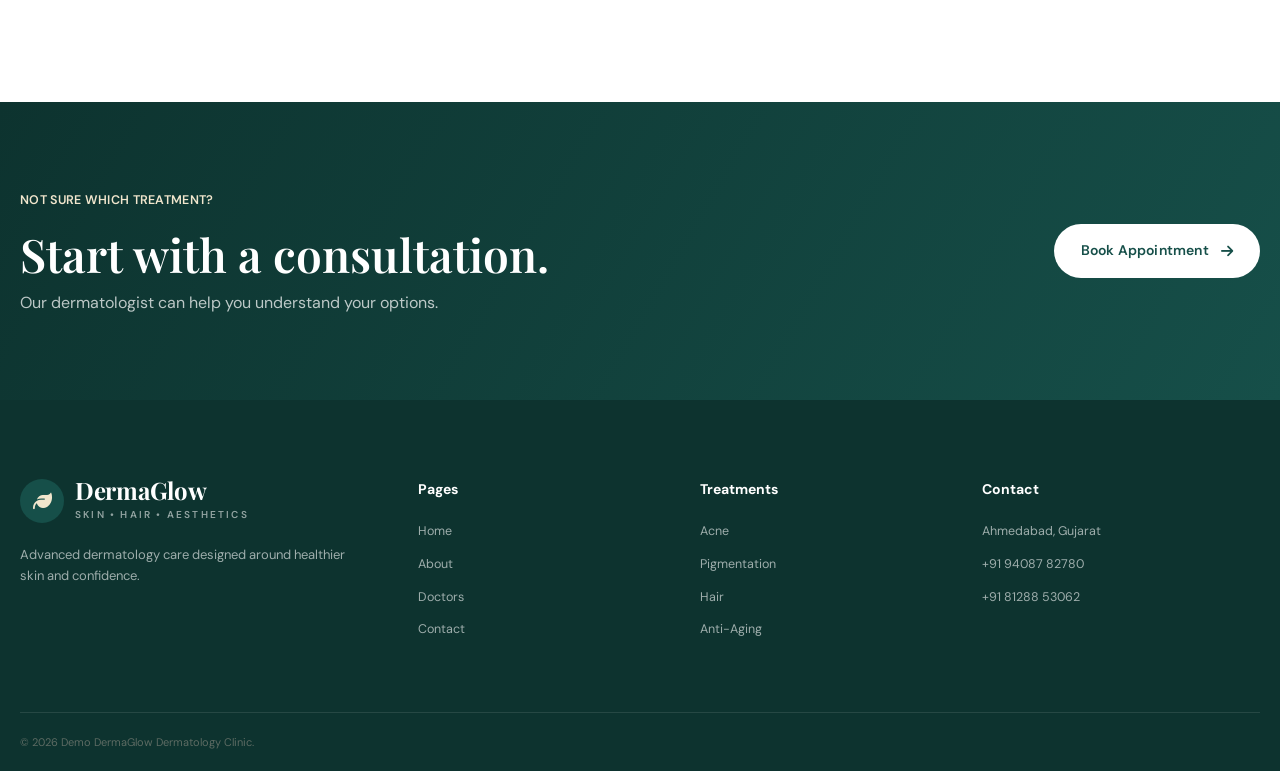
<file: treatments.html>
<!DOCTYPE html>
<html lang="en">

<head>

<meta charset="UTF-8">

<meta name="viewport"
      content="width=device-width, initial-scale=1.0">

<title>Dermatology Treatments | DermaGlow</title>

<link rel="preconnect"
      href="https://fonts.googleapis.com">

<link rel="preconnect"
      href="https://fonts.gstatic.com"
      crossorigin>

<link href="https://fonts.googleapis.com/css2?family=DM+Sans:wght@400;500;600;700&family=Playfair+Display:wght@500;600;700&display=swap"
      rel="stylesheet">

<link rel="stylesheet"
      href="https://cdnjs.cloudflare.com/ajax/libs/font-awesome/6.6.0/css/all.min.css">

<link rel="stylesheet"
      href="assets/css/style.css">

<link rel="stylesheet"
      href="assets/css/responsive.css">

      <link rel="icon"
      type="image/png"
      href="assets/icons/favicon.png">

</head>

<body>


<header class="site-header">
 <div class="top-bar">

        <div class="container top-bar-inner">

            <div class="top-left">

                <span>
                    <i class="fa-solid fa-phone"></i>
                    +91 94087 82780
+91 81288 53062
                </span>

                <span>
                    <i class="fa-solid fa-envelope"></i>
                    info@demodermaglowclinic.com
                </span>

            </div>

            <div class="top-right">

                <a href="#">
                    <i class="fa-brands fa-instagram"></i>
                </a>

                <a href="#">
                    <i class="fa-brands fa-facebook-f"></i>
                </a>

            </div>

        </div>

    </div>
<nav class="navbar">

<div class="container nav-container">

<a href="index.html" class="logo">

<span class="logo-symbol">
<i class="fa-solid fa-leaf"></i>
</span>

<span>
<strong>DermaGlow</strong>
<small>SKIN • HAIR • AESTHETICS</small>
</span>

</a>


<button class="mobile-menu-btn"
        id="mobileMenuBtn">

<i class="fa-solid fa-bars"></i>

</button>


<div class="nav-menu"
     id="navMenu">

<a href="index.html">
Home
</a>

<a href="about.html">
About
</a>

<a href="treatments.html"
   class="active">
Treatments
</a>

<a href="doctors.html">
Doctors
</a>

<a href="blog.html">
Blog
</a>

<a href="contact.html">
Contact
</a>

<a href="appointment.html"
   class="nav-appointment">

Book Appointment

<i class="fa-solid fa-arrow-right"></i>

</a>

</div>

</div>

</nav>

</header>


<main>


<section class="hero">

<div class="container">

<span class="eyebrow">
OUR TREATMENTS
</span>

<h1>
Solutions for
<span>every skin story.</span>
</h1>

<p>
Personalized dermatology treatments designed around
your skin, hair and aesthetic concerns.
</p>

</div>

</section>


<section class="section treatments-section">

<div class="container">

<div class="treatment-grid">


<article class="treatment-card">

<div class="treatment-image">

<img src="assets/images/treatments/acne.jpg"
     alt="Acne treatment">

<span class="treatment-number">
01
</span>

</div>

<div class="treatment-content">

<h3>
Acne Treatment
</h3>

<p>
Personalized care for acne,
breakouts and related concerns.
</p>

<a href="appointment.html">
Book Consultation
<i class="fa-solid fa-arrow-right"></i>
</a>

</div>

</article>


<article class="treatment-card">

<div class="treatment-image">

<img src="assets/images/treatments/pigmentation.jpg"
     alt="Pigmentation treatment">

<span class="treatment-number">
02
</span>

</div>

<div class="treatment-content">

<h3>
Pigmentation
</h3>

<p>
Treatment approaches for uneven
skin tone and pigmentation.
</p>

<a href="appointment.html">
Book Consultation
<i class="fa-solid fa-arrow-right"></i>
</a>

</div>

</article>


<article class="treatment-card">

<div class="treatment-image">

<img src="assets/images/treatments/anti-aging.jpg"
     alt="Anti aging treatment">

<span class="treatment-number">
03
</span>

</div>

<div class="treatment-content">

<h3>
Anti-Aging
</h3>

<p>
Personalized rejuvenation options
for healthier-looking skin.
</p>

<a href="appointment.html">
Book Consultation
<i class="fa-solid fa-arrow-right"></i>
</a>

</div>

</article>


<article class="treatment-card">

<div class="treatment-image">

<img src="assets/images/treatments/hair.jpg"
     alt="Hair treatment">

<span class="treatment-number">
04
</span>

</div>

<div class="treatment-content">

<h3>
Hair & Scalp
</h3>

<p>
Dermatological care for hair
and scalp concerns.
</p>

<a href="appointment.html">
Book Consultation
<i class="fa-solid fa-arrow-right"></i>
</a>

</div>

</article>


<article class="treatment-card">

<div class="treatment-image">

<img src="assets/images/treatments/acne.jpg"
     alt="Acne scars">

<span class="treatment-number">
05
</span>

</div>

<div class="treatment-content">

<h3>
Acne Scars
</h3>

<p>
Explore personalized approaches
for acne scar concerns.
</p>

<a href="appointment.html">
Book Consultation
<i class="fa-solid fa-arrow-right"></i>
</a>

</div>

</article>


<article class="treatment-card">

<div class="treatment-image">

<img src="assets/images/treatments/pigmentation.jpg"
     alt="Skin rejuvenation">

<span class="treatment-number">
06
</span>

</div>

<div class="treatment-content">

<h3>
Skin Rejuvenation
</h3>

<p>
Refresh your skin with
customized treatment options.
</p>

<a href="appointment.html">
Book Consultation
<i class="fa-solid fa-arrow-right"></i>
</a>

</div>

</article>


<article class="treatment-card">

<div class="treatment-image">

<img src="assets/images/treatments/anti-aging.jpg"
     alt="Laser treatment">

<span class="treatment-number">
07
</span>

</div>

<div class="treatment-content">

<h3>
Laser Dermatology
</h3>

<p>
Technology-based treatment
options for selected concerns.
</p>

<a href="appointment.html">
Book Consultation
<i class="fa-solid fa-arrow-right"></i>
</a>

</div>

</article>


<article class="treatment-card">

<div class="treatment-image">

<img src="assets/images/treatments/hair.jpg"
     alt="Cosmetic dermatology">

<span class="treatment-number">
08
</span>

</div>

<div class="treatment-content">

<h3>
Aesthetic Dermatology
</h3>

<p>
Personalized aesthetic
dermatology consultations.
</p>

<a href="appointment.html">
Book Consultation
<i class="fa-solid fa-arrow-right"></i>
</a>

</div>

</article>


</div>

</div>

</section>


<section class="appointment-cta">

<div class="container appointment-cta-inner">

<div>

<span class="eyebrow light">
NOT SURE WHICH TREATMENT?
</span>

<h2>
Start with a consultation.
</h2>

<p>
Our dermatologist can help you understand your options.
</p>

</div>

<a href="appointment.html"
   class="btn btn-light">

Book Appointment

<i class="fa-solid fa-arrow-right"></i>

</a>

</div>

</section>


</main>


<footer class="footer">

<div class="container footer-grid">

<div class="footer-brand">

<a href="index.html"
   class="logo footer-logo">

<span class="logo-symbol">
<i class="fa-solid fa-leaf"></i>
</span>

<span>
<strong>DermaGlow</strong>
<small>SKIN • HAIR • AESTHETICS</small>
</span>

</a>

<p>
Advanced dermatology care designed around
healthier skin and confidence.
</p>

</div>


<div class="footer-column">

<h3>Pages</h3>

<a href="index.html">Home</a>
<a href="about.html">About</a>
<a href="doctors.html">Doctors</a>
<a href="contact.html">Contact</a>

</div>


<div class="footer-column">

<h3>Treatments</h3>

<a href="#">Acne</a>
<a href="#">Pigmentation</a>
<a href="#">Hair</a>
<a href="#">Anti-Aging</a>

</div>


<div class="footer-column">

<h3>Contact</h3>

<a href="#">
Ahmedabad, Gujarat
</a>

<a href="tel:+91 9408782780">
                +91 94087 82780

            </a>
 <a href="tel:+918128853062">
                
+91 81288 53062
            </a>

</div>

</div>


<div class="container footer-bottom">

<p>
© 2026 Demo DermaGlow Dermatology Clinic.
</p>

</div>

</footer>


<script src="assets/js/main.js"></script>

</body>

</html>
</file>
<file: assets/css/style.css>
/* =========================================================
   DERMAGLOW DERMATOLOGY CLINIC
   Premium 2026 redesign — botanical teal, sage, warm ivory
   All original class names preserved. Single source of truth
   for every component, including .ba-* (see section 24).
========================================================= */

:root {

    /* ---- core palette ---- */
    --primary:        #164f49;   /* deep botanical teal   */
    --primary-dark:   #0d332f;
    --primary-soft:   #3d7168;   /* lighter teal for text on dark */
    --primary-light:  #e9f0ec;   /* pale teal wash         */

    --sage:           #8fa593;
    --sage-soft:      #eef2ea;

    --champagne:      #bd9a63;
    --champagne-soft: #f1e6cd;

    --ivory:          #faf7f0;
    --cream:          #f3eee1;
    --white:          #ffffff;

    /* ---- text ---- */
    --text:           #22302b;   /* charcoal, green undertone */
    --text-light:     #5d6b63;   /* legacy alias, kept for compatibility */
    --text-soft:      #5d6b63;
    --muted:          #8b978f;

    --border:         #e5e0d1;

    --danger:         #b5584f;

    /* ---- shadows ---- */
    --shadow-sm:      0 8px 26px rgba(13, 51, 47, .07);
    --shadow-md:      0 20px 50px rgba(13, 51, 47, .10);
    --shadow-lg:      0 34px 80px rgba(13, 51, 47, .14);
    --shadow-soft:    var(--shadow-sm);
    --shadow-medium:  var(--shadow-md);
    --shadow-luxury:  var(--shadow-lg);

    /* ---- radius ---- */
    --radius-sm:  10px;
    --radius-md:  18px;
    --radius-lg:  28px;
    --radius-xl:  42px;

    --container: 1240px;

    --ease: cubic-bezier(.22, .61, .36, 1);
    --transition: all .4s var(--ease);
}


/* =========================================================
   RESET
========================================================= */

* {
    margin: 0;
    padding: 0;
    box-sizing: border-box;
}

html {
    scroll-behavior: smooth;
}

body {
    font-family: "DM Sans", -apple-system, sans-serif;
    background: var(--ivory);
    color: var(--text);
    line-height: 1.65;
    overflow-x: hidden;
    -webkit-font-smoothing: antialiased;
}

img {
    width: 100%;
    display: block;
    max-width: 100%;
}

a {
    color: inherit;
    text-decoration: none;
}

button, input, textarea, select {
    font-family: inherit;
    font-size: inherit;
}

button {
    cursor: pointer;
}

:focus-visible {
    outline: 2px solid var(--champagne);
    outline-offset: 3px;
    border-radius: 4px;
}

@media (prefers-reduced-motion: reduce) {
    *, *::before, *::after {
        animation-duration: 0.001ms !important;
        animation-iteration-count: 1 !important;
        transition-duration: 0.001ms !important;
        scroll-behavior: auto !important;
    }
}


/* =========================================================
   TYPOGRAPHY
========================================================= */

h1, h2, h3, h4 {
    font-family: "Playfair Display", Georgia, serif;
    font-weight: 600;
    color: var(--text);
}

p {
    color: var(--text-soft);
}

.container {
    width: min(100% - 40px, var(--container));
    margin-inline: auto;
}


/* =========================================================
   TOP BAR
========================================================= */

.top-bar {
    background: var(--primary-dark);
    color: rgba(255, 255, 255, .82);
    font-size: 13px;
}

.top-bar-inner {
    min-height: 40px;
    display: flex;
    justify-content: space-between;
    align-items: center;
}

.top-left,
.top-right {
    display: flex;
    align-items: center;
    gap: 22px;
}

.top-left span {
    display: flex;
    align-items: center;
    gap: 8px;
}

.top-bar i {
    color: var(--champagne-soft);
}

.top-right a {
    transition: var(--transition);
}

.top-right a:hover {
    color: var(--champagne-soft);
}


/* =========================================================
   NAVBAR
========================================================= */

.navbar {
    background: rgba(250, 247, 240, .88);
    backdrop-filter: blur(18px);
    -webkit-backdrop-filter: blur(18px);
    position: sticky;
    top: 0;
    z-index: 1000;
    border-bottom: 1px solid rgba(229, 224, 209, .7);
}

.nav-container {
    min-height: 84px;
    display: flex;
    align-items: center;
    justify-content: space-between;
}

.logo {
    display: flex;
    align-items: center;
    gap: 11px;
}

.logo-symbol {
    width: 44px;
    height: 44px;
    border-radius: 50%;
    background: var(--primary);
    color: var(--champagne-soft);
    display: grid;
    place-items: center;
    font-size: 19px;
}

.logo strong {
    display: block;
    font-family: "Playfair Display", serif;
    font-size: 24px;
    line-height: 1;
    letter-spacing: -.3px;
}

.logo small {
    display: block;
    margin-top: 5px;
    font-size: 10px;
    letter-spacing: 2.2px;
    font-weight: 600;
    color: var(--text-soft);
}

.nav-menu {
    display: flex;
    align-items: center;
    gap: 30px;
}

.nav-menu > a {
    position: relative;
    font-size: 14.5px;
    font-weight: 500;
    color: var(--text);
    padding-bottom: 6px;
    transition: color .3s var(--ease);
}

.nav-menu > a:not(.nav-appointment)::after {
    content: "";
    position: absolute;
    width: 0;
    height: 1.5px;
    background: var(--champagne);
    bottom: 0;
    left: 0;
    transition: width .35s var(--ease);
}

.nav-menu > a:hover,
.nav-menu > a.active {
    color: var(--primary);
}

.nav-menu > a:hover::after,
.nav-menu > a.active::after {
    width: 100%;
}

.nav-appointment {
    background: var(--primary);
    color: var(--white) !important;
    padding: 13px 22px;
    border-radius: 50px;
    display: flex;
    gap: 10px;
    align-items: center;
    box-shadow: 0 10px 24px rgba(13, 51, 47, .18);
    transition: var(--transition);
}

.nav-appointment:hover {
    background: var(--primary-dark);
    transform: translateY(-2px);
    box-shadow: 0 14px 30px rgba(13, 51, 47, .24);
}

.mobile-menu-btn {
    display: none;
    border: 0;
    background: transparent;
    color: var(--primary);
    font-size: 24px;
}


/* =========================================================
   HERO
========================================================= */

.hero {
    position: relative;
    background: linear-gradient(160deg, #faf7f0 0%, #f4efe2 100%);
    padding: 90px 0 80px;
    overflow: hidden;
}

.hero::before {
    content: "";
    position: absolute;
    top: -180px;
    right: -140px;
    width: 520px;
    height: 520px;
    border-radius: 50%;
    background: radial-gradient(circle, rgba(189, 154, 99, .14), transparent 70%);
    pointer-events: none;
}

.hero::after {
    content: "";
    position: absolute;
    bottom: -220px;
    left: -160px;
    width: 460px;
    height: 460px;
    border-radius: 50%;
    background: radial-gradient(circle, rgba(22, 79, 73, .07), transparent 70%);
    pointer-events: none;
}

.hero-grid {
    position: relative;
    display: grid;
    grid-template-columns: .92fr 1.08fr;
    align-items: center;
    gap: 64px;
}

.eyebrow {
    display: inline-flex;
    align-items: center;
    gap: 10px;
    font-size: 12.5px;
    font-weight: 600;
    letter-spacing: .3px;
    color: var(--primary);
    margin-bottom: 20px;
}

.eyebrow > span {
    width: 26px;
    height: 1px;
    background: var(--champagne);
}

.hero h1 {
    font-size: clamp(44px, 5.4vw, 76px);
    line-height: 1.04;
    letter-spacing: -1.5px;
    font-weight: 600;
}

.hero h1 span {
    color: var(--primary);
    display: block;
    font-style: italic;
}

.hero p {
    max-width: 560px;
    margin: 24px 0 32px;
    color: var(--text-soft);
    font-size: 17.5px;
}

.hero-buttons {
    display: flex;
    gap: 14px;
    flex-wrap: wrap;
}


/* =========================================================
   BUTTONS
========================================================= */

.btn {
    position: relative;
    min-height: 54px;
    padding: 0 26px;
    border-radius: 50px;
    display: inline-flex;
    align-items: center;
    justify-content: center;
    gap: 12px;
    font-size: 14px;
    font-weight: 600;
    letter-spacing: .2px;
    border: 1px solid transparent;
    transition: transform .4s var(--ease), box-shadow .4s var(--ease), background .4s var(--ease), color .4s var(--ease);
    overflow: hidden;
}

.btn i {
    transition: transform .35s var(--ease);
}

.btn:hover i {
    transform: translateX(4px);
}

.btn-primary {
    background: var(--primary);
    color: var(--white);
    box-shadow: 0 14px 32px rgba(13, 51, 47, .22);
}

.btn-primary:hover {
    background: var(--primary-dark);
    transform: translateY(-3px);
    box-shadow: 0 20px 44px rgba(13, 51, 47, .28);
}

.btn-outline {
    border: 1px solid var(--primary);
    color: var(--primary);
    background: transparent;
}

.btn-outline:hover {
    background: var(--primary);
    color: var(--white);
    transform: translateY(-3px);
}

.btn-light {
    background: var(--white);
    color: var(--primary);
}

.btn-light:hover {
    transform: translateY(-3px);
    box-shadow: var(--shadow-md);
}


/* =========================================================
   HERO TRUST
========================================================= */

.hero-trust {
    display: flex;
    flex-wrap: wrap;
    gap: 26px;
    margin-top: 46px;
}

.trust-item {
    display: flex;
    align-items: center;
    gap: 11px;
}

.trust-icon {
    width: 40px;
    height: 40px;
    border-radius: 50%;
    background: var(--primary-light);
    color: var(--primary);
    display: grid;
    place-items: center;
    flex: 0 0 40px;
}

.trust-item strong {
    display: block;
    font-size: 16px;
}

.trust-item span {
    display: block;
    font-size: 11px;
    color: var(--text-soft);
}


/* =========================================================
   HERO VISUAL
========================================================= */

.hero-visual {
    position: relative;
}

.hero-image-wrapper {
    position: relative;
    border-radius: var(--radius-xl);
    overflow: hidden;
    min-height: 600px;
    box-shadow: var(--shadow-lg);
}

.hero-image {
    width: 100%;
    height: 600px;
    object-fit: cover;
}

.hero-floating-card {
    position: absolute;
    left: 26px;
    bottom: 26px;
    background: rgba(255, 255, 255, .92);
    backdrop-filter: blur(14px);
    padding: 16px 20px;
    border-radius: 18px;
    display: flex;
    gap: 13px;
    align-items: center;
    box-shadow: var(--shadow-md);
}

.floating-icon {
    width: 42px;
    height: 42px;
    border-radius: 50%;
    background: var(--primary);
    color: var(--white);
    display: grid;
    place-items: center;
    flex: 0 0 42px;
}

.hero-floating-card strong,
.hero-floating-card span {
    display: block;
}

.hero-floating-card strong {
    font-size: 13px;
}

.hero-floating-card span {
    color: var(--text-soft);
    font-size: 11px;
}

.hero-circle {
    position: absolute;
    right: 26px;
    bottom: 26px;
    width: 118px;
    height: 118px;
    background: rgba(250, 247, 240, .95);
    border: 1px solid var(--champagne);
    border-radius: 50%;
    display: grid;
    place-items: center;
    text-align: center;
    box-shadow: var(--shadow-sm);
}

.hero-circle span {
    font-size: 9px;
    line-height: 1.45;
    letter-spacing: .5px;
    font-weight: 600;
    color: var(--text);
}

.hero-circle i {
    color: var(--champagne);
}


/* =========================================================
   TRUST SECTION (credibility strip)
========================================================= */

.trust-section {
    background: var(--white);
    border-bottom: 1px solid var(--border);
}

.trust-grid {
    display: grid;
    grid-template-columns: repeat(4, 1fr);
}

.trust-box {
    min-height: 108px;
    display: flex;
    align-items: center;
    gap: 16px;
    padding: 22px;
    border-right: 1px solid var(--border);
}

.trust-box:first-child {
    border-left: 1px solid var(--border);
}

.trust-box > i {
    color: var(--champagne);
    font-size: 23px;
}

.trust-box strong,
.trust-box span {
    display: block;
}

.trust-box strong {
    font-size: 14.5px;
}

.trust-box span {
    font-size: 11.5px;
    color: var(--text-soft);
}


/* =========================================================
   GENERAL SECTION
========================================================= */

.section {
    padding: 116px 0;
}

.section-heading {
    display: flex;
    justify-content: space-between;
    align-items: end;
    gap: 30px;
    margin-bottom: 54px;
}

.section-heading.centered {
    display: block;
    text-align: center;
    max-width: 680px;
    margin-inline: auto;
    margin-bottom: 54px;
}

.section-heading h2,
.about-content h2,
.why-content h2 {
    font-size: clamp(36px, 3.8vw, 54px);
    line-height: 1.08;
    letter-spacing: -.5px;
}

.section-heading p {
    max-width: 580px;
    margin: 16px auto 0;
    color: var(--text-soft);
}


/* =========================================================
   TEXT LINK
========================================================= */

.text-link {
    color: var(--primary);
    font-size: 13px;
    font-weight: 600;
    display: inline-flex;
    align-items: center;
    gap: 9px;
    white-space: nowrap;
}

.text-link i {
    transition: transform .35s var(--ease);
}

.text-link:hover i {
    transform: translateX(5px);
}


/* =========================================================
   ABOUT
========================================================= */

.about-section {
    background: var(--cream);
}

.about-grid {
    display: grid;
    grid-template-columns: 1fr 1fr;
    gap: 90px;
    align-items: center;
}

.about-images {
    position: relative;
    min-height: 580px;
}

.about-main-image {
    width: 74%;
    height: 490px;
    border-radius: var(--radius-lg);
    overflow: hidden;
    box-shadow: var(--shadow-md);
}

.about-main-image img {
    height: 100%;
    object-fit: cover;
}

.about-small-image {
    position: absolute;
    width: 42%;
    height: 250px;
    right: 0;
    bottom: 20px;
    border: 9px solid var(--cream);
    border-radius: 22px;
    overflow: hidden;
    box-shadow: var(--shadow-md);
}

.about-small-image img {
    height: 100%;
    object-fit: cover;
}

.experience-card {
    position: absolute;
    top: 30px;
    right: 5px;
    background: var(--primary);
    color: var(--white);
    width: 148px;
    height: 148px;
    border-radius: 50%;
    display: grid;
    place-items: center;
    text-align: center;
    box-shadow: var(--shadow-lg);
}

.experience-card strong {
    font-family: "Playfair Display", serif;
    font-size: 34px;
    display: block;
}

.experience-card span {
    font-size: 10.5px;
    line-height: 1.35;
}

.about-content p {
    color: var(--text-soft);
    margin: 20px 0;
}

.about-points {
    margin: 26px 0 32px;
}

.about-points div {
    display: flex;
    align-items: center;
    gap: 11px;
    margin: 13px 0;
    font-size: 14.5px;
}

.about-points i {
    color: var(--primary);
}


/* =========================================================
   TREATMENTS — editorial cards
========================================================= */

.treatments-section {
    background: var(--white);
}

.treatment-grid {
    display: grid;
    grid-template-columns: repeat(4, 1fr);
    gap: 22px;
}

.treatment-card {
    position: relative;
    background: var(--cream);
    border-radius: var(--radius-md);
    overflow: hidden;
    transition: transform .5s var(--ease), box-shadow .5s var(--ease);
}

.treatment-card:hover {
    transform: translateY(-7px);
    box-shadow: var(--shadow-md);
}

.treatment-image {
    height: 250px;
    position: relative;
    overflow: hidden;
}

.treatment-image::after {
    content: "";
    position: absolute;
    inset: 0;
    background: linear-gradient(180deg, transparent 45%, rgba(13, 51, 47, .55));
    opacity: 0;
    transition: opacity .5s var(--ease);
}

.treatment-card:hover .treatment-image::after {
    opacity: 1;
}

.treatment-image img {
    height: 100%;
    object-fit: cover;
    transition: transform .8s var(--ease);
}

.treatment-card:hover .treatment-image img {
    transform: scale(1.07);
}

.treatment-number {
    position: absolute;
    top: 16px;
    left: 16px;
    z-index: 2;
    background: rgba(255, 255, 255, .92);
    color: var(--primary);
    width: 36px;
    height: 36px;
    display: grid;
    place-items: center;
    border-radius: 50%;
    font-size: 11px;
    font-weight: 700;
}

.treatment-content {
    padding: 22px;
}

.treatment-content h3 {
    font-size: 23px;
}

.treatment-content p {
    color: var(--text-soft);
    font-size: 13px;
    margin: 8px 0 16px;
}

.treatment-content a {
    color: var(--primary);
    font-size: 12px;
    font-weight: 600;
    display: inline-flex;
    gap: 8px;
    transition: gap .3s var(--ease);
}

.treatment-content a:hover {
    gap: 12px;
}


/* =========================================================
   RESULTS — legacy .comparison component (preserved)
========================================================= */

.results-section {
    background: var(--cream);
}

.comparison {
    max-width: 850px;
    height: 560px;
    margin: auto;
    position: relative;
    overflow: hidden;
    border-radius: var(--radius-lg);
    box-shadow: var(--shadow-lg);
    cursor: ew-resize;
}

.comparison-before,
.comparison-after {
    position: absolute;
    inset: 0;
}

.comparison-before {
    width: 50%;
    overflow: hidden;
    z-index: 2;
}

.comparison-before img,
.comparison-after img {
    width: 850px;
    max-width: none;
    height: 560px;
    object-fit: cover;
}

.comparison-handle {
    position: absolute;
    top: 0;
    bottom: 0;
    left: 50%;
    width: 2px;
    background: var(--white);
    z-index: 5;
    transform: translateX(-50%);
}

.comparison-handle span {
    position: absolute;
    top: 50%;
    left: 50%;
    transform: translate(-50%, -50%);
    width: 52px;
    height: 52px;
    background: var(--white);
    color: var(--primary);
    border-radius: 50%;
    display: grid;
    place-items: center;
    box-shadow: var(--shadow-md);
}

.comparison-label {
    position: absolute;
    top: 20px;
    padding: 8px 15px;
    border-radius: 30px;
    background: rgba(255, 255, 255, .92);
    font-size: 10px;
    font-weight: 700;
    letter-spacing: 1px;
    color: var(--primary);
}

.before-label {
    left: 20px;
}

.after-label {
    right: 20px;
}


/* =========================================================
   DOCTORS
========================================================= */

.doctors-section {
    background: var(--white);
}

.doctor-grid {
    display: grid;
    grid-template-columns: repeat(3, 1fr);
    gap: 25px;
}

.doctor-card {
    border: 1px solid var(--border);
    border-radius: var(--radius-md);
    overflow: hidden;
    transition: var(--transition);
}

.doctor-card:hover {
    box-shadow: var(--shadow-md);
    transform: translateY(-5px);
    border-color: transparent;
}

.doctor-image {
    height: 390px;
    position: relative;
    overflow: hidden;
}

.doctor-image img {
    height: 100%;
    object-fit: cover;
    transition: transform .7s var(--ease);
}

.doctor-card:hover .doctor-image img {
    transform: scale(1.05);
}

.doctor-social {
    position: absolute;
    bottom: 15px;
    right: 15px;
    display: flex;
    gap: 7px;
}

.doctor-social a {
    width: 38px;
    height: 38px;
    border-radius: 50%;
    background: var(--white);
    color: var(--primary);
    display: grid;
    place-items: center;
    transition: var(--transition);
}

.doctor-social a:hover {
    background: var(--primary);
    color: var(--white);
}

.doctor-info {
    padding: 25px;
}

.doctor-info > span {
    font-size: 10px;
    letter-spacing: 1.2px;
    color: var(--champagne);
    font-weight: 700;
}

.doctor-info h3 {
    font-size: 27px;
    margin-top: 6px;
}

.doctor-info p {
    color: var(--text-soft);
    font-size: 13px;
}

.doctor-info a {
    display: inline-flex;
    gap: 10px;
    margin-top: 16px;
    color: var(--primary);
    font-size: 12px;
    font-weight: 600;
}


/* =========================================================
   WHY CHOOSE US
========================================================= */

.why-section {
    background: var(--primary);
    color: var(--white);
    padding: 116px 0;
    position: relative;
    overflow: hidden;
}

.why-section::before {
    content: "";
    position: absolute;
    top: -140px;
    left: -100px;
    width: 420px;
    height: 420px;
    border-radius: 50%;
    background: radial-gradient(circle, rgba(255, 255, 255, .05), transparent 70%);
}

.why-grid {
    position: relative;
    display: grid;
    grid-template-columns: 1fr 1fr;
    gap: 90px;
    align-items: center;
}

.why-content .eyebrow {
    color: var(--champagne-soft);
}

.why-content h2 {
    color: var(--white);
}

.why-content > p {
    color: rgba(255, 255, 255, .72);
    margin: 20px 0 36px;
}

.why-list {
    display: grid;
    gap: 22px;
}

.why-item {
    display: flex;
    gap: 16px;
}

.why-icon {
    width: 50px;
    height: 50px;
    flex: 0 0 50px;
    background: rgba(255, 255, 255, .09);
    border-radius: 15px;
    display: grid;
    place-items: center;
    color: var(--champagne-soft);
}

.why-item h3 {
    font-size: 20px;
    color: var(--white);
}

.why-item p {
    color: rgba(255, 255, 255, .65);
    font-size: 12.5px;
}

.why-image {
    position: relative;
}

.why-image img {
    height: 560px;
    object-fit: cover;
    border-radius: var(--radius-lg);
}

.quote-card {
    position: absolute;
    bottom: 26px;
    left: -25px;
    width: 260px;
    padding: 24px;
    background: var(--white);
    color: var(--text);
    border-radius: 20px;
    box-shadow: var(--shadow-lg);
}

.quote-card i {
    color: var(--champagne);
    font-size: 21px;
}

.quote-card p {
    font-family: "Playfair Display", serif;
    font-size: 18px;
    color: var(--text);
    margin-top: 9px;
}


/* =========================================================
   TESTIMONIALS
========================================================= */

.testimonials-section {
    background: var(--cream);
}

.testimonial-grid {
    display: grid;
    grid-template-columns: repeat(3, 1fr);
    gap: 22px;
}

.testimonial-card {
    background: var(--white);
    padding: 36px;
    border-radius: var(--radius-md);
    border: 1px solid var(--border);
    transition: var(--transition);
}

.testimonial-card:hover {
    box-shadow: var(--shadow-sm);
}

.testimonial-card.featured {
    background: var(--primary);
    color: var(--white);
    transform: translateY(-14px);
    border-color: transparent;
}

.stars {
    color: var(--champagne);
    letter-spacing: 3px;
    font-size: 13px;
}

.testimonial-card p {
    font-family: "Playfair Display", serif;
    font-size: 19px;
    line-height: 1.5;
    color: var(--text);
    margin: 24px 0;
}

.featured p {
    color: var(--white);
}

.testimonial-person {
    display: flex;
    align-items: center;
    gap: 12px;
}

.testimonial-person img {
    width: 46px;
    height: 46px;
    object-fit: cover;
    border-radius: 50%;
}

.testimonial-person strong,
.testimonial-person span {
    display: block;
}

.testimonial-person strong {
    font-size: 13px;
}

.testimonial-person span {
    font-size: 10.5px;
    color: var(--text-soft);
}

.featured .testimonial-person span {
    color: rgba(255, 255, 255, .6);
}


/* =========================================================
   APPOINTMENT CTA
========================================================= */

.appointment-cta {
    background: linear-gradient(120deg, var(--primary-dark), var(--primary));
    color: var(--white);
    padding: 84px 0;
}

.appointment-cta-inner {
    display: flex;
    align-items: center;
    justify-content: space-between;
    gap: 40px;
    flex-wrap: wrap;
}

.eyebrow.light {
    color: var(--champagne-soft);
}

.appointment-cta h2 {
    color: var(--white);
    font-size: clamp(34px, 3.6vw, 52px);
    line-height: 1.08;
    max-width: 680px;
}

.appointment-cta p {
    margin-top: 10px;
    color: rgba(255, 255, 255, .72);
}


/* =========================================================
   FOOTER
========================================================= */

.footer {
    background: var(--primary-dark);
    color: var(--white);
    padding-top: 78px;
}

.footer-grid {
    display: grid;
    grid-template-columns: 1.5fr 1fr 1fr 1.2fr;
    gap: 50px;
    padding-bottom: 60px;
}

.footer-logo strong {
    color: var(--white);
}

.footer-logo small {
    color: rgba(255, 255, 255, .55);
}

.footer-brand > p {
    color: rgba(255, 255, 255, .6);
    font-size: 13px;
    max-width: 340px;
    margin: 20px 0;
}

.footer-social {
    display: flex;
    gap: 8px;
}

.footer-social a {
    width: 38px;
    height: 38px;
    border-radius: 50%;
    border: 1px solid rgba(255, 255, 255, .15);
    display: grid;
    place-items: center;
    transition: var(--transition);
}

.footer-social a:hover {
    background: var(--white);
    color: var(--primary);
    border-color: var(--white);
}

.footer-column h3 {
    font-size: 14px;
    color: var(--white);
    margin-bottom: 20px;
    font-family: "DM Sans", sans-serif;
    font-weight: 700;
}

.footer-column a {
    display: block;
    color: rgba(255, 255, 255, .6);
    font-size: 12.5px;
    margin: 12px 0;
    transition: var(--transition);
}

.footer-column a:hover {
    color: var(--white);
    transform: translateX(3px);
}

.footer-bottom {
    border-top: 1px solid rgba(255, 255, 255, .1);
    padding: 20px 0;
    display: flex;
    justify-content: space-between;
    gap: 20px;
    flex-wrap: wrap;
    color: rgba(255, 255, 255, .45);
    font-size: 11px;
}

.footer-bottom div {
    display: flex;
    gap: 20px;
}


/* =========================================================
   APPOINTMENT PAGE
========================================================= */

.appointment-box {
    max-width: 950px;
    margin: auto;
    background: var(--white);
    border: 1px solid var(--border);
    border-radius: var(--radius-lg);
    padding: 46px;
    box-shadow: var(--shadow-md);
}

.appointment-header {
    padding-bottom: 36px;
    border-bottom: 1px solid var(--border);
    margin-bottom: 36px;
}

.appointment-header > span {
    color: var(--champagne);
    font-size: 11px;
    font-weight: 700;
    letter-spacing: 1.5px;
}

.appointment-header h2 {
    font-size: 40px;
    margin-top: 9px;
}

.appointment-header p {
    color: var(--text-soft);
}

.form-section {
    margin-bottom: 40px;
}

.form-section h3 {
    font-size: 23px;
    margin-bottom: 20px;
}

.option-grid {
    display: grid;
    grid-template-columns: repeat(4, 1fr);
    gap: 12px;
}

.option-card {
    border: 1px solid var(--border);
    border-radius: 16px;
    padding: 20px;
    cursor: pointer;
    transition: var(--transition);
}

.option-card:hover {
    border-color: var(--sage);
}

.option-card input {
    position: absolute;
    opacity: 0;
    width: 0;
    height: 0;
}

.option-card span {
    width: 42px;
    height: 42px;
    border-radius: 50%;
    background: var(--primary-light);
    color: var(--primary);
    display: grid;
    place-items: center;
    margin-bottom: 15px;
    transition: var(--transition);
}

.option-card strong,
.option-card small {
    display: block;
}

.option-card strong {
    font-size: 13px;
}

.option-card small {
    font-size: 10.5px;
    color: var(--text-soft);
    margin-top: 4px;
}

.option-card:has(input:checked) {
    border-color: var(--primary);
    background: var(--sage-soft);
    box-shadow: 0 8px 22px rgba(13, 51, 47, .08);
}

.option-card:has(input:checked) span {
    background: var(--primary);
    color: var(--white);
}

.form-grid {
    display: grid;
    grid-template-columns: repeat(2, 1fr);
    gap: 20px;
}

.form-group label {
    display: block;
    font-size: 12px;
    font-weight: 700;
    margin-bottom: 8px;
}

.form-group input,
.form-section textarea {
    width: 100%;
    border: 1px solid var(--border);
    border-radius: 12px;
    padding: 14px 16px;
    outline: none;
    background: var(--ivory);
    color: var(--text);
    transition: var(--transition);
}

.form-group input:focus,
.form-section textarea:focus {
    border-color: var(--primary);
    box-shadow: 0 0 0 4px var(--primary-light);
}

.time-grid {
    display: grid;
    grid-template-columns: repeat(3, 1fr);
    gap: 12px;
}

.time-grid label {
    cursor: pointer;
}

.time-grid input {
    position: absolute;
    opacity: 0;
    width: 0;
    height: 0;
}

.time-grid span {
    display: block;
    padding: 14px;
    text-align: center;
    border: 1px solid var(--border);
    border-radius: 12px;
    font-size: 13px;
    transition: var(--transition);
}

.time-grid input:checked + span {
    background: var(--primary);
    color: var(--white);
    border-color: var(--primary);
}

.time-grid input:disabled + span {
    background: var(--cream);
    color: var(--muted);
    border-color: var(--border);
    text-decoration: line-through;
    cursor: not-allowed;
}

.appointment-submit {
    border: 0;
    width: 100%;
}

.appointment-message {
    display: none;
    margin-top: 20px;
    padding: 15px;
    background: var(--sage-soft);
    color: var(--primary);
    border-radius: 12px;
    font-size: 13px;
}

@media (max-width: 767px) {

    .appointment-box {
        padding: 26px 18px;
    }

    .appointment-header h2 {
        font-size: 32px;
    }

    .option-grid {
        grid-template-columns: 1fr 1fr;
    }

    .form-grid {
        grid-template-columns: 1fr;
    }

    .time-grid {
        grid-template-columns: 1fr 1fr;
    }

}


/* =========================================================
   CONTACT
========================================================= */

.contact-grid {
    display: grid;
    grid-template-columns: 1fr 1fr;
    gap: 70px;
    align-items: start;
}

.contact-title {
    font-size: 46px;
    line-height: 1.12;
    margin-bottom: 36px;
}

.contact-item {
    display: flex;
    gap: 15px;
    margin: 25px 0;
}

.contact-item strong {
    display: block;
    margin-bottom: 4px;
}

.contact-item p {
    color: var(--text-soft);
    font-size: 13px;
}

@media (max-width: 767px) {

    .contact-grid {
        grid-template-columns: 1fr;
    }

    .contact-title {
        font-size: 36px;
    }

}


/* =========================================================
   DOCTOR DETAILS
========================================================= */

.doctor-detail {
    display: grid;
    grid-template-columns: .8fr 1.2fr;
    gap: 80px;
    align-items: center;
}

.doctor-detail-image {
    height: 610px;
    border-radius: var(--radius-lg);
    overflow: hidden;
}

.doctor-detail-image img {
    height: 100%;
    object-fit: cover;
}

.doctor-detail-content h1 {
    font-size: 56px;
    line-height: 1.04;
}

.doctor-qualification {
    color: var(--champagne);
    font-weight: 700;
    margin: 15px 0;
}

.doctor-detail-content > p:not(.doctor-qualification) {
    color: var(--text-soft);
    max-width: 600px;
    margin: 20px 0;
}

.doctor-detail-list {
    margin: 25px 0;
}

.doctor-detail-list div {
    margin: 12px 0;
    font-size: 14.5px;
}

.doctor-detail-list i {
    color: var(--primary);
    margin-right: 8px;
}

@media (max-width: 767px) {

    .doctor-detail {
        grid-template-columns: 1fr;
        gap: 40px;
    }

    .doctor-detail-image {
        height: 440px;
    }

    .doctor-detail-content h1 {
        font-size: 40px;
    }

}


/* =========================================================
   BLOG
========================================================= */

.blog-grid {
    display: grid;
    grid-template-columns: repeat(3, 1fr);
    gap: 25px;
}

.blog-card {
    border: 1px solid var(--border);
    border-radius: var(--radius-md);
    overflow: hidden;
    background: var(--white);
    transition: var(--transition);
}

.blog-card:hover {
    transform: translateY(-7px);
    box-shadow: var(--shadow-md);
    border-color: transparent;
}

.blog-image {
    height: 255px;
    overflow: hidden;
}

.blog-image img {
    height: 100%;
    object-fit: cover;
    transition: transform .7s var(--ease);
}

.blog-card:hover .blog-image img {
    transform: scale(1.06);
}

.blog-content {
    padding: 25px;
}

.blog-content > span {
    color: var(--champagne);
    font-size: 10.5px;
    font-weight: 700;
    letter-spacing: 1px;
}

.blog-content h2 {
    font-size: 24px;
    line-height: 1.25;
    margin: 10px 0;
}

.blog-content p {
    color: var(--text-soft);
    font-size: 13px;
}

.blog-content a {
    color: var(--primary);
    font-size: 12px;
    font-weight: 600;
    display: inline-flex;
    gap: 8px;
    margin-top: 18px;
}

@media (max-width: 767px) {

    .blog-grid {
        grid-template-columns: 1fr;
    }

}


/* =========================================================
   ARTICLE
========================================================= */

.article {
    max-width: 950px;
}

.article h1 {
    font-size: clamp(38px, 5.4vw, 64px);
    line-height: 1.08;
    max-width: 900px;
}

.article-meta {
    color: var(--text-soft);
    margin: 20px 0 35px;
    font-size: 13.5px;
}

.article-image {
    height: 490px;
    object-fit: cover;
    border-radius: var(--radius-lg);
}

.article-content {
    max-width: 720px;
    margin: 50px auto 0;
}

.article-content h2 {
    font-size: 30px;
    margin: 35px 0 12px;
}

.article-content p {
    color: var(--text-soft);
    line-height: 1.9;
}

@media (max-width: 767px) {

    .article-image {
        height: 320px;
    }

}


/* =========================================================
   BEFORE / AFTER — single authoritative implementation
   (.ba-container / .ba-comparison / .ba-before / .ba-after /
    .ba-label / .ba-before-label / .ba-after-label /
    .ba-divider / .ba-handle)
========================================================= */

/* .ba-container {
    width: 100%;
    max-width: 1050px;
    margin: 55px auto 0;
}

.ba-comparison {
    --position: 50%;
    position: relative;
    width: 100%;
    height: 600px;
    overflow: hidden;
    border-radius: var(--radius-lg);
    background: var(--cream);
    box-shadow: var(--shadow-lg);
    cursor: ew-resize;
    user-select: none;
    touch-action: none;
    isolation: isolate;
}

.ba-before {
    position: absolute;
    inset: 0;
    width: 100%;
    height: 100%;
    overflow: hidden;
    z-index: 1;
}

.ba-before img {
    position: absolute;
    inset: 0;
    width: 100%;
    height: 100%;
    object-fit: cover;
    object-position: center;
    display: block;
    pointer-events: none;
}

.ba-after {
    position: absolute;
    top: 0;
    left: 0;
    width: var(--position);
    height: 100%;
    overflow: hidden;
    z-index: 2;
    will-change: width;
    transition: width .1s linear;
}

.ba-after img {
    position: absolute;
  
    inset: 0;
    width: 100%;
    height: 100%;
    object-fit: cover;
    object-position: center;
    display: block;
    pointer-events: none;
}


.ba-label {
    position: absolute;
    top: 28px;
    z-index: 10;
    padding: 10px 18px;
    border-radius: 999px;
    background: rgba(255, 255, 255, .94);
    color: var(--primary);
    font-size: 10.5px;
    font-weight: 700;
    letter-spacing: 1.4px;
    line-height: 1;
    box-shadow: 0 8px 22px rgba(13, 51, 47, .14);
    backdrop-filter: blur(10px);
    -webkit-backdrop-filter: blur(10px);
    pointer-events: none;
}

.ba-before-label {
    left: 28px;
}

.ba-after-label {
    right: 28px;
}

.ba-divider {
    position: absolute;
    top: 0;
    bottom: 0;
    left: var(--position);
    width: 2px;
    z-index: 20;
    background: var(--white);
    box-shadow: 0 0 0 1px rgba(13, 51, 47, .1), 0 0 18px rgba(0, 0, 0, .2);
    transform: translateX(-50%);
    pointer-events: none;
    will-change: left;
    transition: left .1s linear;
}

.ba-handle {
    position: absolute;
    left: var(--position);
    top: 50%;
    width: 60px;
    height: 60px;
    transform: translate(-50%, -50%);
    display: flex;
    align-items: center;
    justify-content: center;
    gap: 6px;
    border-radius: 50%;
    background: var(--white);
    color: var(--primary);
    border: 1px solid rgba(13, 51, 47, .12);
    box-shadow: var(--shadow-md);
    transition: transform .4s var(--ease), box-shadow .4s var(--ease), left .1s linear;
    pointer-events: none;
}

.ba-handle span,
.ba-handle i {
    display: flex;
    align-items: center;
    justify-content: center;
    font-size: 10px;
    transition: transform .35s var(--ease);
}

.ba-handle::before {
    content: "";
    position: absolute;
    inset: -7px;
    border-radius: 50%;
    border: 1px solid rgba(255, 255, 255, .7);
    opacity: .85;
}

.ba-comparison:hover .ba-handle {
    transform: translate(-50%, -50%) scale(1.07);
    box-shadow: var(--shadow-lg);
}

.ba-comparison:hover .ba-handle i:first-child,
.ba-comparison:hover .ba-handle span:first-child {
    transform: translateX(-2px);
}

.ba-comparison:hover .ba-handle i:last-child,
.ba-comparison:hover .ba-handle span:last-child {
    transform: translateX(2px);
}

.ba-comparison::after {
    content: "";
    position: absolute;
    inset: 0;
    z-index: 4;
    pointer-events: none;
    background: linear-gradient(180deg, rgba(0, 0, 0, .04), transparent 25%, transparent 75%, rgba(0, 0, 0, .08));
    opacity: .6;
}

.results-note {
    max-width: 650px;
    margin: 24px auto 0;
    text-align: center;
    color: var(--muted);
    font-size: 13px;
    line-height: 1.7;
}

@media (max-width: 900px) {

    .ba-comparison {
        height: 520px;
        border-radius: 24px;
    }

}

@media (max-width: 768px) {

    .ba-comparison {
        height: 470px;
        border-radius: 20px;
    }

    .ba-label {
        top: 18px;
        padding: 8px 13px;
        font-size: 9px;
    }

    .ba-before-label {
        left: 16px;
    }

    .ba-after-label {
        right: 16px;
    }

    .ba-handle {
        width: 50px;
        height: 50px;
    }

}

@media (max-width: 480px) {

    .ba-comparison {
        height: 400px;
        border-radius: 17px;
    }

    .ba-handle {
        width: 44px;
        height: 44px;
    }

} */
/* =========================================================
   BEFORE / AFTER COMPARISON
   EXACT 50% / 50% INITIAL POSITION
   RESPONSIVE ON ALL DEVICES
========================================================= */

.ba-container {
    width: 100%;
    max-width: 1050px;
    margin: 55px auto 0;
}


/* =========================================================
   MAIN FRAME
========================================================= */

.ba-comparison {
    --position: 50%;

    position: relative;

    width: 100%;
    height: 600px;

    overflow: hidden;

    border-radius: var(--radius-lg);

    background: var(--cream);

    box-shadow: var(--shadow-lg);

    cursor: ew-resize;

    user-select: none;
    -webkit-user-select: none;

    touch-action: none;

    isolation: isolate;
}


/* =========================================================
   BEFORE
   FULL FRAME
========================================================= */

.ba-before {
    position: absolute;
    inset: 0;

    width: 100%;
    height: 100%;

    overflow: hidden;

    z-index: 1;
}

.ba-before img {
    position: absolute;
    inset: 0;

    width: 100%;
    height: 100%;

    max-width: none;

    object-fit: cover;
    object-position: center center;

    display: block;

    pointer-events: none;

    user-select: none;
    -webkit-user-drag: none;
}


/* =========================================================
   AFTER
   FULL FRAME
   ONLY VISIBILITY IS CLIPPED
========================================================= */

.ba-after {
    position: absolute;
    inset: 0;

    width: 100%;
    height: 100%;

    overflow: hidden;

    z-index: 2;

    /*
       IMPORTANT:
       The image remains 100% width.
       Only the visible area changes.
    */
    clip-path: inset(
        0
        calc(100% - var(--position))
        0
        0
    );

    -webkit-clip-path: inset(
        0
        calc(100% - var(--position))
        0
        0
    );

    will-change: clip-path;
}


.ba-after img {
    position: absolute;
    inset: 0;

    width: 100%;
    height: 100%;

    max-width: none;

    object-fit: cover;
    object-position: center center;

    display: block;

    pointer-events: none;

    user-select: none;
    -webkit-user-drag: none;
}


/* =========================================================
   LABELS
========================================================= */

.ba-label {
    position: absolute;

    top: 28px;

    z-index: 30;

    padding: 10px 18px;

    border-radius: 999px;

    background: rgba(255, 255, 255, .94);

    color: var(--primary);

    font-size: 10.5px;

    font-weight: 700;

    letter-spacing: 1.4px;

    line-height: 1;

    box-shadow:
        0 8px 22px rgba(13, 51, 47, .14);

    backdrop-filter: blur(10px);
    -webkit-backdrop-filter: blur(10px);

    pointer-events: none;

    white-space: nowrap;
}


.ba-before-label {
    left: 28px;
}


.ba-after-label {
    right: 28px;
}


/* =========================================================
   DIVIDER
========================================================= */

.ba-divider {
    position: absolute;

    top: 0;
    bottom: 0;

    left: var(--position);

    width: 2px;

    z-index: 40;

    background: var(--white);

    box-shadow:
        0 0 0 1px rgba(13, 51, 47, .10),
        0 0 18px rgba(0, 0, 0, .20);

    transform: translateX(-50%);

    pointer-events: none;

    will-change: left;
}


/* =========================================================
   CENTER HANDLE
========================================================= */

.ba-handle {
    position: absolute;

    /*
       IMPORTANT:
       Handle is inside divider.
       Therefore use 50%, NOT var(--position).
    */
    left: 50%;
    top: 50%;

    width: 60px;
    height: 60px;

    transform: translate(-50%, -50%);

    display: flex;

    align-items: center;
    justify-content: center;

    gap: 6px;

    border-radius: 50%;

    background: var(--white);

    color: var(--primary);

    border: 1px solid rgba(13, 51, 47, .12);

    box-shadow: var(--shadow-md);

    transition:
        transform .35s var(--ease),
        box-shadow .35s var(--ease);

    pointer-events: none;
}


.ba-handle span,
.ba-handle i {
    display: flex;

    align-items: center;
    justify-content: center;

    font-size: 10px;

    line-height: 1;

    transition: transform .35s var(--ease);
}


/* HANDLE OUTER RING */

.ba-handle::before {
    content: "";

    position: absolute;

    inset: -7px;

    border-radius: 50%;

    border: 1px solid rgba(255, 255, 255, .7);

    opacity: .85;
}


/* =========================================================
   HOVER
========================================================= */

.ba-comparison:hover .ba-handle {
    transform:
        translate(-50%, -50%)
        scale(1.07);

    box-shadow: var(--shadow-lg);
}


.ba-comparison:hover .ba-handle i:first-child,
.ba-comparison:hover .ba-handle span:first-child {
    transform: translateX(-2px);
}


.ba-comparison:hover .ba-handle i:last-child,
.ba-comparison:hover .ba-handle span:last-child {
    transform: translateX(2px);
}


/* =========================================================
   SOFT OVERLAY
========================================================= */

.ba-comparison::after {
    content: "";

    position: absolute;

    inset: 0;

    z-index: 25;

    pointer-events: none;

    background:
        linear-gradient(
            180deg,
            rgba(0, 0, 0, .04),
            transparent 25%,
            transparent 75%,
            rgba(0, 0, 0, .08)
        );

    opacity: .6;
}


/* =========================================================
   NOTE
========================================================= */

.results-note {
    max-width: 650px;

    margin: 24px auto 0;

    text-align: center;

    color: var(--muted);

    font-size: 13px;

    line-height: 1.7;
}


/* =========================================================
   TABLET
========================================================= */

@media (max-width: 900px) {

    .ba-container {
        padding-left: 12px;
        padding-right: 12px;
    }

    .ba-comparison {
        height: 520px;

        border-radius: 24px;
    }

}


/* =========================================================
   MOBILE
========================================================= */

@media (max-width: 768px) {

    .ba-container {
        width: 100%;

        max-width: 100%;

        margin-top: 35px;

        padding-left: 8px;
        padding-right: 8px;
    }

    .ba-comparison {
        width: 100%;

        height: 470px;

        border-radius: 20px;
    }

    .ba-before img,
    .ba-after img {
        width: 100%;
        height: 100%;

        object-fit: cover;
        object-position: center center;
    }

    .ba-label {
        top: 18px;

        padding: 8px 13px;

        font-size: 9px;

        letter-spacing: 1.2px;
    }

    .ba-before-label {
        left: 16px;
    }

    .ba-after-label {
        right: 16px;
    }

    .ba-handle {
        width: 50px;
        height: 50px;
    }

}


/* =========================================================
   SMALL MOBILE
========================================================= */

@media (max-width: 480px) {

    .ba-container {
        margin-top: 28px;

        padding-left: 4px;
        padding-right: 4px;
    }

    .ba-comparison {
        width: 100%;

        height: 400px;

        border-radius: 17px;
    }

    .ba-label {
        top: 13px;

        padding: 7px 10px;

        font-size: 8px;

        letter-spacing: 1px;
    }

    .ba-before-label {
        left: 12px;
    }

    .ba-after-label {
        right: 12px;
    }

    .ba-handle {
        width: 44px;
        height: 44px;
    }

    .ba-handle i,
    .ba-handle span {
        font-size: 8px;
    }

    .ba-handle::before {
        inset: -5px;
    }

}


/* =========================================================
   VERY SMALL PHONE
========================================================= */

@media (max-width: 360px) {

    .ba-comparison {
        height: 360px;

        border-radius: 15px;
    }

    .ba-label {
        top: 10px;

        padding: 6px 9px;

        font-size: 7.5px;
    }

    .ba-before-label {
        left: 10px;
    }

    .ba-after-label {
        right: 10px;
    }

    .ba-handle {
        width: 40px;
        height: 40px;
    }

}




/* =========================================================
   VERY SMALL PHONES
========================================================= */

@media (max-width: 360px) {

    .ba-comparison {
        height: 360px;

        border-radius: 15px;
    }


    .ba-label {
        top: 10px;

        padding: 6px 9px;

        font-size: 7.5px;
    }


    .ba-before-label {
        left: 10px;
    }


    .ba-after-label {
        right: 10px;
    }


    .ba-handle {
        width: 40px;
        height: 40px;
    }

}
/* =========================================================
   SIDE BY SIDE RESULTS
========================================================= */

.results-comparison-grid {
    width: 100%;
    display: grid;
    grid-template-columns: repeat(2, minmax(0, 1fr));
    gap: 32px;
    align-items: start;
}


/* =========================================
   RESULT ITEM
========================================= */

.result-item {
    min-width: 0;
}


.result-item-heading {
    text-align: center;
    margin-bottom: 20px;
}


.result-category {
    display: inline-block;

    color: var(--champagne);

    font-size: 10px;
    font-weight: 700;

    letter-spacing: 1.5px;

    margin-bottom: 7px;
}


.result-item-heading h3 {
    font-family: "Playfair Display", Georgia, serif;

    font-size: 27px;
    line-height: 1.15;

    color: var(--text);
}


/* =========================================
   COMPARISON CONTAINER
========================================= */

.results-comparison-grid .ba-container {
    width: 100%;
    max-width: none;
    margin: 0;
}


.results-comparison-grid .ba-comparison {
    width: 100%;
    height: 430px;

    border-radius: var(--radius-lg);

    box-shadow: var(--shadow-md);
}


/* =========================================
   HOVER
========================================= */

.results-comparison-grid .ba-comparison:hover {
    box-shadow: var(--shadow-lg);
}


/* =========================================
   MOBILE
========================================= */

@media (max-width: 900px) {

    .results-comparison-grid {
        grid-template-columns: 1fr;
        gap: 55px;
    }


    .results-comparison-grid .ba-comparison {
        height: 500px;
    }

}


@media (max-width: 600px) {

    .results-comparison-grid {
        gap: 45px;
    }


    .result-item-heading {
        margin-bottom: 16px;
    }


    .result-item-heading h3 {
        font-size: 24px;
    }


    .results-comparison-grid .ba-comparison {
        height: 400px;
        border-radius: 18px;
    }

}
/* =========================================================
   BEFORE / AFTER LABEL AUTO VISIBILITY
========================================================= */

.ba-before-label,
.ba-after-label {
    opacity: 1;
    transform: translateY(0);
    transition:
        opacity .25s ease,
        transform .25s ease;
}


/* Cursor is on BEFORE */

.ba-comparison.show-before .ba-after-label {
    opacity: 0;
    transform: translateY(-8px);
    pointer-events: none;
}


/* Cursor is on AFTER */

.ba-comparison.show-after .ba-before-label {
    opacity: 0;
    transform: translateY(-8px);
    pointer-events: none;
}


/* Center position */

.ba-comparison.show-center .ba-before-label,
.ba-comparison.show-center .ba-after-label {
    opacity: 1;
    transform: translateY(0);
}
/* =========================================================
   RESPONSIVE — GLOBAL LAYOUT
========================================================= */

@media (max-width: 1279px) {

    .hero h1 {
        letter-spacing: -1px;
    }

    .treatment-grid {
        grid-template-columns: repeat(2, 1fr);
    }

}

@media (max-width: 1023px) {

    .trust-grid {
        grid-template-columns: repeat(2, 1fr);
    }

    .trust-box:nth-child(2n) {
        border-right: 1px solid var(--border);
    }

    .trust-box:nth-child(n+3) {
        border-top: 1px solid var(--border);
    }

    .about-grid,
    .why-grid,
    .doctor-detail,
    .contact-grid {
        grid-template-columns: 1fr;
        gap: 50px;
    }

    .doctor-grid,
    .blog-grid,
    .testimonial-grid {
        grid-template-columns: repeat(2, 1fr);
    }

    .testimonial-card.featured {
        transform: none;
    }

    .section {
        padding: 90px 0;
    }

}

@media (max-width: 900px) {

    .hero-grid {
        grid-template-columns: 1fr;
        gap: 44px;
    }

    .hero-image-wrapper,
    .hero-image {
        height: 460px;
        min-height: 460px;
    }

}

@media (max-width: 767px) {

    .top-bar .top-left span:nth-child(2),
    .top-right {
        display: none;
    }

    .nav-menu {
        position: fixed;
        top: 0;
        right: 0;
        height: 100vh;
        width: min(78vw, 320px);
        background: var(--ivory);
        flex-direction: column;
        align-items: flex-start;
        justify-content: center;
        gap: 26px;
        padding: 40px;
        box-shadow: var(--shadow-lg);
        transform: translateX(100%);
        transition: transform .45s var(--ease);
        z-index: 1100;
    }

    .nav-menu.open {
        transform: translateX(0);
    }

    .mobile-menu-btn {
        display: block;
    }

    .trust-grid {
        grid-template-columns: 1fr 1fr;
    }

    .treatment-grid,
    .doctor-grid,
    .blog-grid,
    .testimonial-grid {
        grid-template-columns: 1fr;
    }

    .about-main-image {
        width: 100%;
        height: 380px;
    }

    .about-small-image {
        display: none;
    }

    .experience-card {
        width: 118px;
        height: 118px;
        top: 16px;
    }

    .section-heading {
        flex-direction: column;
        align-items: flex-start;
    }

    .footer-grid {
        grid-template-columns: 1fr 1fr;
        gap: 34px;
    }

    .footer-bottom {
        flex-direction: column;
        gap: 10px;
        text-align: center;
    }

}

@media (max-width: 480px) {

    .hero-floating-card {
        display: none;
    }

    .footer-grid {
        grid-template-columns: 1fr;
    }

    .trust-grid {
        grid-template-columns: 1fr;
    }

    .trust-box {
        border-right: 0 !important;
        border-top: 1px solid var(--border);
    }

    .trust-box:first-child {
        border-top: 0;
    }

}
/* =========================================================
   DERMAGLOW PREMIUM PAGE LOADER
========================================================= */

.page-loader {

    position: fixed;

    inset: 0;

    width: 100%;
    height: 100vh;
    height: 100dvh;

    z-index: 99999;

    display: flex;

    align-items: center;
    justify-content: center;

    background:
        radial-gradient(
            circle at center,
            rgba(22, 79, 73, .08),
            transparent 45%
        ),
        var(--ivory);

    opacity: 1;

    visibility: visible;

    transition:
        opacity 1s ease,
        visibility 1s ease;

}


/* =========================================
   LOADER CONTENT
========================================= */

.loader-content {

    width: min(90%, 420px);

    display: flex;

    flex-direction: column;

    align-items: center;

    justify-content: center;

    text-align: center;

}


/* =========================================
   LOGO
========================================= */

.loader-logo-wrap {

    position: relative;

    width: 170px;
    height: 170px;

    display: flex;

    align-items: center;
    justify-content: center;

    margin-bottom: 24px;

}


/* glowing circle behind logo */

.loader-logo-wrap::before {

    content: "";

    position: absolute;

    inset: 8px;

    border-radius: 50%;

    border: 1px solid rgba(189, 154, 99, .45);

    animation:
        loaderRing 2.4s ease-in-out infinite;

}


/* second ring */

.loader-logo-wrap::after {

    content: "";

    position: absolute;

    inset: -5px;

    border-radius: 50%;

    border: 1px solid rgba(22, 79, 73, .12);

    animation:
        loaderRingOuter 3s ease-in-out infinite;

}


/* =========================================
   LOGO IMAGE
========================================= */

.loader-logo {

    position: relative;

    z-index: 2;

    width: 135px;
    height: 135px;

    object-fit: contain;

    display: block;

    opacity: 0;

    transform:
        scale(.55)
        rotate(-8deg);

    filter:
        drop-shadow(
            0 12px 25px rgba(22, 79, 73, .18)
        );

    animation:
        logoReveal 1.5s
        cubic-bezier(.22,.61,.36,1)
        forwards,

        logoFloat 3s
        ease-in-out
        1.5s
        infinite;

}


/* =========================================
   BRAND
========================================= */

.loader-brand {

    font-family:
        "Playfair Display",
        Georgia,
        serif;

    font-size: 27px;

    font-weight: 600;

    letter-spacing: 3px;

    color: var(--primary);

    opacity: 0;

    transform: translateY(12px);

    animation:
        loaderTextReveal .8s
        ease
        1.1s
        forwards;

}


/* =========================================
   SUBTITLE
========================================= */

.loader-subtitle {

    margin-top: 7px;

    font-family:
        "DM Sans",
        sans-serif;

    font-size: 9px;

    font-weight: 700;

    letter-spacing: 3px;

    color: var(--champagne);

    opacity: 0;

    transform: translateY(8px);

    animation:
        loaderTextReveal .8s
        ease
        1.35s
        forwards;

}


/* =========================================
   PROGRESS
========================================= */

.loader-progress {

    width: 210px;

    height: 2px;

    margin-top: 34px;

    overflow: hidden;

    background: rgba(22, 79, 73, .12);

    border-radius: 10px;

}


/* animated progress */

.loader-progress-bar {

    width: 0%;

    height: 100%;

    background:
        linear-gradient(
            90deg,
            var(--primary),
            var(--champagne),
            var(--primary)
        );

    animation:
        loaderProgress 7s
        cubic-bezier(.22,.61,.36,1)
        forwards;

}


/* =========================================
   LOADING TEXT
========================================= */

.loader-text {

    margin-top: 15px;

    font-size: 10px;

    letter-spacing: .8px;

    color: var(--text-soft);

    opacity: 0;

    animation:
        loaderTextReveal .8s
        ease
        1.7s
        forwards;

}


.loader-dots {

    display: inline-block;

    width: 18px;

    text-align: left;

    animation:
        loadingDots 1.2s
        steps(4, end)
        infinite;

}


/* =========================================
   LOGO ANIMATIONS
========================================= */

@keyframes logoReveal {

    0% {

        opacity: 0;

        transform:
            scale(.55)
            rotate(-8deg);

    }

    60% {

        opacity: 1;

        transform:
            scale(1.08)
            rotate(2deg);

    }

    100% {

        opacity: 1;

        transform:
            scale(1)
            rotate(0deg);

    }

}


@keyframes logoFloat {

    0%,
    100% {

        transform:
            translateY(0)
            scale(1);

    }

    50% {

        transform:
            translateY(-7px)
            scale(1.02);

    }

}


/* =========================================
   RINGS
========================================= */

@keyframes loaderRing {

    0%,
    100% {

        transform: scale(.94);

        opacity: .35;

    }

    50% {

        transform: scale(1.06);

        opacity: .9;

    }

}


@keyframes loaderRingOuter {

    0%,
    100% {

        transform: scale(.92);

        opacity: .15;

    }

    50% {

        transform: scale(1.08);

        opacity: .45;

    }

}


/* =========================================
   TEXT
========================================= */

@keyframes loaderTextReveal {

    from {

        opacity: 0;

        transform: translateY(12px);

    }

    to {

        opacity: 1;

        transform: translateY(0);

    }

}


/* =========================================
   PROGRESS
========================================= */

@keyframes loaderProgress {

    0% {

        width: 0%;

    }

    20% {

        width: 18%;

    }

    50% {

        width: 53%;

    }

    80% {

        width: 82%;

    }

    100% {

        width: 100%;

    }

}


/* =========================================
   DOTS
========================================= */

@keyframes loadingDots {

    0% {
        width: 0;
    }

    25% {
        width: 5px;
    }

    50% {
        width: 10px;
    }

    75% {
        width: 15px;
    }

    100% {
        width: 18px;
    }

}


/* =========================================
   HIDE LOADER
========================================= */

.page-loader.loader-hidden {

    opacity: 0;

    visibility: hidden;

    pointer-events: none;

}


/* =========================================
   MOBILE
========================================= */

@media (max-width: 600px) {

    .loader-logo-wrap {

        width: 145px;
        height: 145px;

    }


    .loader-logo {

        width: 115px;
        height: 115px;

    }


    .loader-brand {

        font-size: 23px;

        letter-spacing: 2.5px;

    }


    .loader-subtitle {

        font-size: 8px;

        letter-spacing: 2.5px;

    }


    .loader-progress {

        width: 180px;

    }

}
/* =========================================================
   DERMAGLOW
   PROCEDURE SECTION
   NEW TOUCH STYLE GENDER SWITCH
   FULL RESPONSIVE
========================================================= */


/* =========================================================
   MAIN SECTION
========================================================= */

.dg-procedures {

    width: 100%;

    padding: 70px 20px 90px;

    background: #ffffff;

    overflow: hidden;

    box-sizing: border-box;
}


.dg-procedures *,
.dg-procedures *::before,
.dg-procedures *::after {

    box-sizing: border-box;
}



/* =========================================================
   CONTAINER
========================================================= */

.dg-procedures-container {

    width: 100%;

    max-width: 1700px;

    margin: 0 auto;

}



/* =========================================================
   HEADING
========================================================= */

.dg-procedures-heading {

    text-align: center;

    margin-bottom: 25px;

}


.dg-procedures-subtitle {

    display: block;

    margin-bottom: 8px;

    font-family:
        Arial,
        sans-serif;

    font-size: 11px;

    font-weight: 700;

    letter-spacing: 3px;

    text-transform: uppercase;

    color: #a56f57;

}


.dg-procedures-heading h2 {

    margin: 0;

    font-family:
        Georgia,
        "Times New Roman",
        serif;

    font-size: clamp(32px, 4vw, 50px);

    line-height: 1.15;

    font-weight: 700;

    color: #143d39;

}



/* =========================================================
   GENDER TABS
========================================================= */

.dg-gender-tabs {

    display: flex;

    justify-content: center;

    align-items: center;

    gap: 6px;

    width: max-content;

    max-width: 100%;

    margin: 0 auto 35px;

    padding: 5px;

    background: #ffffff;

    border: 1px solid #ddd4ce;

    border-radius: 50px;

    box-shadow:
        0 8px 25px rgba(30,25,20,.08);

}



/* =========================================================
   BUTTON
========================================================= */

.dg-gender-tab {

    position: relative;

    min-width: 115px;

    padding: 11px 28px;

    border: none;

    border-radius: 40px;

    background: transparent;

    color: #66716e;

    font-family:
        Arial,
        sans-serif;

    font-size: 14px;

    font-weight: 600;

    cursor: pointer;

    transition:
        all .3s ease;

}


.dg-gender-tab:hover {

    color: #143d39;

}


.dg-gender-tab.active {

    background: #143d39;

    color: #ffffff;

    box-shadow:
        0 5px 15px rgba(20,61,57,.20);

}



/* =========================================================
   IMAGE WRAPPER
========================================================= */

.dg-procedure-image-wrapper {

    position: relative;

    width: 100%;

    max-width: 1700px;

    margin: 0 auto;

    overflow: hidden;

    background: #ffffff;

    border-radius: 4px;

}



/* =========================================================
   IMAGE
========================================================= */

.dg-procedure-image {

    display: block;

    width: 100%;

    height: auto;

    max-width: 100%;

    margin: 0 auto;

    object-fit: contain;

    object-position: center;

    border: none;

    outline: none;

    user-select: none;

    -webkit-user-drag: none;

    opacity: 1;

    transition:
        opacity .35s ease,
        transform .35s ease;

}



/* =========================================================
   IMAGE CHANGE ANIMATION
========================================================= */

.dg-procedure-image.dg-changing {

    opacity: 0;

    transform: scale(.985);

}



/* =========================================================
   DESKTOP
========================================================= */

@media (min-width: 1400px) {

    .dg-procedures {

        padding-left: 30px;

        padding-right: 30px;

    }


    .dg-procedure-image-wrapper {

        max-width: 1750px;

    }

}



/* =========================================================
   LAPTOP
========================================================= */

@media (max-width: 1200px) {

    .dg-procedures {

        padding-top: 60px;

        padding-bottom: 70px;

    }


    .dg-procedure-image-wrapper {

        max-width: 1150px;

    }

}



/* =========================================================
   TABLET
========================================================= */

@media (max-width: 992px) {

    .dg-procedures {

        padding: 50px 15px 60px;

    }


    .dg-procedures-heading {

        margin-bottom: 20px;

    }


    .dg-gender-tabs {

        margin-bottom: 25px;

    }


    .dg-procedure-image-wrapper {

        width: 100%;

    }


    .dg-procedure-image {

        width: 100%;

        height: auto;

    }

}



/* =========================================================
   MOBILE
========================================================= */

@media (max-width: 768px) {

    .dg-procedures {

        padding: 40px 10px 50px;

    }


    .dg-procedures-heading {

        margin-bottom: 18px;

    }


    .dg-procedures-subtitle {

        font-size: 10px;

        letter-spacing: 2px;

    }


    .dg-procedures-heading h2 {

        font-size: 32px;

    }


    .dg-gender-tabs {

        margin-bottom: 20px;

        padding: 4px;

    }


    .dg-gender-tab {

        min-width: 105px;

        padding: 10px 20px;

        font-size: 13px;

    }


    .dg-procedure-image-wrapper {

        width: 100%;

        overflow: hidden;

    }


    .dg-procedure-image {

        width: 100%;

        height: auto;

    }

}



/* =========================================================
   SMALL MOBILE
========================================================= */

@media (max-width: 480px) {

    .dg-procedures {

        padding: 32px 5px 40px;

    }


    .dg-procedures-heading h2 {

        font-size: 28px;

    }


    .dg-gender-tabs {

        width: 100%;

        max-width: 280px;

    }


    .dg-gender-tab {

        flex: 1;

        min-width: 0;

        padding: 9px 12px;

        font-size: 12px;

    }


    .dg-procedure-image-wrapper {

        width: 100%;

    }

}



/* =========================================================
   VERY SMALL PHONES
========================================================= */

@media (max-width: 360px) {

    .dg-procedures-heading h2 {

        font-size: 25px;

    }


    .dg-gender-tab {

        font-size: 11px;

        padding: 8px 10px;

    }

}



/* =========================================================
   REDUCE MOTION
========================================================= */

@media (prefers-reduced-motion: reduce) {

    .dg-procedure-image,
    .dg-gender-tab {

        transition: none;

    }

}
</file>
<file: assets/css/responsive.css>
/* =========================================================
   DERMAGLOW — FULLY RESPONSIVE PAGE LOADER
   320px → 4K
========================================================= */

.page-loader {
    position: fixed;
    inset: 0;
    width: 100%;
    height: 100%;
    min-height: 100dvh;

    z-index: 99999;

    display: flex;
    align-items: center;
    justify-content: center;

    overflow: hidden;

    padding:
        max(20px, env(safe-area-inset-top))
        max(20px, env(safe-area-inset-right))
        max(20px, env(safe-area-inset-bottom))
        max(20px, env(safe-area-inset-left));

    background:
        radial-gradient(
            circle at center,
            rgba(22, 79, 73, 0.08),
            transparent 55%
        ),
        var(--ivory);

    opacity: 1;
    visibility: visible;

    transition:
        opacity 0.9s ease,
        visibility 0.9s ease;
}


/* =========================================================
   CONTENT
========================================================= */

.loader-content {
    width: min(100%, 440px);

    display: flex;
    flex-direction: column;
    align-items: center;
    justify-content: center;

    text-align: center;

    padding: 20px;

    margin: auto;
}


/* =========================================================
   LOGO WRAPPER
========================================================= */

.loader-logo-wrap {
    position: relative;

    /*
       Responsive size:
       small phone = ~120px
       desktop = ~180px
    */

    width: clamp(120px, 25vw, 180px);
    aspect-ratio: 1 / 1;

    display: flex;
    align-items: center;
    justify-content: center;

    margin-bottom: clamp(18px, 4vw, 28px);

    flex-shrink: 0;
}


/* =========================================================
   OUTER RING
========================================================= */

.loader-logo-wrap::before {
    content: "";

    position: absolute;

    inset: 5%;

    border-radius: 50%;

    border: 1px solid rgba(189, 154, 99, 0.45);

    animation:
        loaderRing 2.4s ease-in-out infinite;
}


/* =========================================================
   SECOND RING
========================================================= */

.loader-logo-wrap::after {
    content: "";

    position: absolute;

    inset: -3%;

    border-radius: 50%;

    border: 1px solid rgba(22, 79, 73, 0.12);

    animation:
        loaderRingOuter 3s ease-in-out infinite;
}


/* =========================================================
   LOGO
========================================================= */

.loader-logo {
    position: relative;

    z-index: 2;

    /*
       Always proportional to wrapper
    */

    width: 78%;
    height: 78%;

    max-width: 150px;
    max-height: 150px;

    object-fit: contain;

    display: block;

    opacity: 0;

    transform:
        scale(0.55)
        rotate(-8deg);

    filter:
        drop-shadow(
            0 12px 25px rgba(22, 79, 73, 0.18)
        );

    animation:
        logoReveal 1.5s
        cubic-bezier(.22, .61, .36, 1)
        forwards,

        logoFloat 3s
        ease-in-out
        1.5s
        infinite;
}


/* =========================================================
   BRAND
========================================================= */

.loader-brand {
    max-width: 100%;

    font-family:
        "Playfair Display",
        Georgia,
        serif;

    font-size: clamp(20px, 5vw, 30px);

    line-height: 1.1;

    font-weight: 600;

    letter-spacing: clamp(1.5px, 0.7vw, 3px);

    color: var(--primary);

    white-space: nowrap;

    opacity: 0;

    transform: translateY(12px);

    animation:
        loaderTextReveal 0.8s
        ease
        1.1s
        forwards;
}


/* =========================================================
   SUBTITLE
========================================================= */

.loader-subtitle {
    max-width: 100%;

    margin-top: clamp(6px, 1.5vw, 10px);

    font-family:
        "DM Sans",
        -apple-system,
        BlinkMacSystemFont,
        sans-serif;

    font-size: clamp(7px, 1.8vw, 10px);

    line-height: 1.3;

    font-weight: 700;

    letter-spacing: clamp(1.5px, 0.7vw, 3px);

    color: var(--champagne);

    white-space: nowrap;

    opacity: 0;

    transform: translateY(8px);

    animation:
        loaderTextReveal 0.8s
        ease
        1.35s
        forwards;
}


/* =========================================================
   PROGRESS BAR
========================================================= */

.loader-progress {
    width: min(220px, 70vw);

    height: 2px;

    margin-top: clamp(25px, 6vw, 38px);

    overflow: hidden;

    background: rgba(22, 79, 73, 0.12);

    border-radius: 50px;

    flex-shrink: 0;
}


.loader-progress-bar {
    width: 0;

    height: 100%;

    background:
        linear-gradient(
            90deg,
            var(--primary),
            var(--champagne),
            var(--primary)
        );

    animation:
        loaderProgress 7s
        cubic-bezier(.22, .61, .36, 1)
        forwards;
}


/* =========================================================
   LOADING TEXT
========================================================= */

.loader-text {
    max-width: 100%;

    margin-top: clamp(11px, 2vw, 16px);

    font-family:
        "DM Sans",
        -apple-system,
        BlinkMacSystemFont,
        sans-serif;

    font-size: clamp(9px, 2vw, 11px);

    line-height: 1.4;

    letter-spacing: clamp(.3px, .2vw, .8px);

    color: var(--text-soft);

    opacity: 0;

    animation:
        loaderTextReveal 0.8s
        ease
        1.7s
        forwards;
}


.loader-dots {
    display: inline-block;

    width: 18px;

    text-align: left;

    overflow: hidden;

    vertical-align: bottom;

    animation:
        loadingDots 1.2s
        steps(4, end)
        infinite;
}


/* =========================================================
   ANIMATIONS
========================================================= */

@keyframes logoReveal {

    0% {
        opacity: 0;

        transform:
            scale(.55)
            rotate(-8deg);
    }

    60% {
        opacity: 1;

        transform:
            scale(1.08)
            rotate(2deg);
    }

    100% {
        opacity: 1;

        transform:
            scale(1)
            rotate(0);
    }
}


@keyframes logoFloat {

    0%,
    100% {
        transform:
            translateY(0)
            scale(1);
    }

    50% {
        transform:
            translateY(-6px)
            scale(1.02);
    }
}


@keyframes loaderRing {

    0%,
    100% {
        transform: scale(.94);
        opacity: .35;
    }

    50% {
        transform: scale(1.06);
        opacity: .9;
    }
}


@keyframes loaderRingOuter {

    0%,
    100% {
        transform: scale(.92);
        opacity: .15;
    }

    50% {
        transform: scale(1.08);
        opacity: .45;
    }
}


@keyframes loaderTextReveal {

    from {
        opacity: 0;
        transform: translateY(12px);
    }

    to {
        opacity: 1;
        transform: translateY(0);
    }
}


@keyframes loaderProgress {

    0% {
        width: 0%;
    }

    20% {
        width: 18%;
    }

    50% {
        width: 53%;
    }

    80% {
        width: 82%;
    }

    100% {
        width: 100%;
    }
}


@keyframes loadingDots {

    0% {
        width: 0;
    }

    25% {
        width: 5px;
    }

    50% {
        width: 10px;
    }

    75% {
        width: 15px;
    }

    100% {
        width: 18px;
    }
}


/* =========================================================
   HIDE LOADER
========================================================= */

.page-loader.loader-hidden {
    opacity: 0;
    visibility: hidden;
    pointer-events: none;
}


/* =========================================================
   VERY SMALL PHONES
   320px — 374px
========================================================= */

@media (max-width: 374px) {

    .page-loader {
        padding: 16px;
    }

    .loader-content {
        padding: 10px;
    }

    .loader-logo-wrap {
        width: 115px;
    }

    .loader-brand {
        font-size: 19px;
        letter-spacing: 1.5px;
    }

    .loader-subtitle {
        font-size: 7px;
        letter-spacing: 1.7px;
    }

    .loader-progress {
        width: 160px;
    }
}


/* =========================================================
   NORMAL MOBILE
   375px — 480px
========================================================= */

@media (min-width: 375px) and (max-width: 480px) {

    .loader-logo-wrap {
        width: 135px;
    }

    .loader-brand {
        font-size: 22px;
    }

    .loader-progress {
        width: 180px;
    }
}


/* =========================================================
   LARGE MOBILE / SMALL TABLET
   481px — 767px
========================================================= */

@media (min-width: 481px) and (max-width: 767px) {

    .loader-logo-wrap {
        width: 155px;
    }

    .loader-brand {
        font-size: 25px;
    }
}


/* =========================================================
   TABLET
   768px — 1023px
========================================================= */

@media (min-width: 768px) and (max-width: 1023px) {

    .loader-logo-wrap {
        width: 165px;
    }

    .loader-content {
        width: 500px;
    }
}


/* =========================================================
   DESKTOP
   1024px+
========================================================= */

@media (min-width: 1024px) {

    .loader-logo-wrap {
        width: 180px;
    }

    .loader-content {
        width: 440px;
    }
}


/* =========================================================
   LARGE DESKTOP
   1600px+
========================================================= */

@media (min-width: 1600px) {

    .loader-logo-wrap {
        width: 195px;
    }

    .loader-content {
        width: 500px;
    }

    .loader-progress {
        width: 240px;
    }
}


/* =========================================================
   LANDSCAPE MOBILE
========================================================= */

@media (max-height: 520px) and (orientation: landscape) {

    .loader-content {
        padding: 10px;
    }

    .loader-logo-wrap {
        width: 100px;
        margin-bottom: 10px;
    }

    .loader-brand {
        font-size: 19px;
    }

    .loader-subtitle {
        margin-top: 4px;
    }

    .loader-progress {
        margin-top: 15px;
    }

    .loader-text {
        margin-top: 8px;
    }
}


/* =========================================================
   VERY SHORT DEVICES
   Example: small landscape phones
========================================================= */

@media (max-height: 420px) {

    .loader-logo-wrap {
        width: 80px;
    }

    .loader-brand {
        font-size: 17px;
    }

    .loader-subtitle {
        font-size: 6px;
    }

    .loader-progress {
        margin-top: 10px;
    }

    .loader-text {
        margin-top: 5px;
        font-size: 8px;
    }
}


/* =========================================================
   REDUCED MOTION
========================================================= */

@media (prefers-reduced-motion: reduce) {

    .loader-logo,
    .loader-logo-wrap::before,
    .loader-logo-wrap::after,
    .loader-progress-bar,
    .loader-dots {

        animation: none !important;

    }

    .loader-logo {

        opacity: 1;

        transform: none;

    }

    .loader-brand,
    .loader-subtitle,
    .loader-text {

        opacity: 1;

        transform: none;

    }

}
</file>
<file: assets/css/animations.css>
/* =========================================
   ANIMATIONS
========================================= */

.reveal {
    opacity: 0;
    transform: translateY(35px);
    transition:
        opacity .8s ease,
        transform .8s cubic-bezier(.2,.8,.2,1);
}

.reveal.active {
    opacity: 1;
    transform: translateY(0);
}


.fade-up {
    animation:
        fadeUp .8s cubic-bezier(.2,.8,.2,1) both;
}


@keyframes fadeUp {

    from {
        opacity: 0;
        transform: translateY(25px);
    }

    to {
        opacity: 1;
        transform: translateY(0);
    }

}


.hero-image-wrapper {
    animation:
        heroReveal 1s cubic-bezier(.2,.8,.2,1) both;
}


@keyframes heroReveal {

    from {
        opacity: 0;
        transform: scale(.97) translateY(20px);
    }

    to {
        opacity: 1;
        transform: scale(1) translateY(0);
    }

}


.hero-circle {
    animation:
        floating 4s ease-in-out infinite;
}


@keyframes floating {

    0%,
    100% {
        transform: translateY(0);
    }

    50% {
        transform: translateY(-10px);
    }

}


/* ACCESSIBILITY */

@media (prefers-reduced-motion: reduce) {

    *,
    *::before,
    *::after {
        animation-duration: .01ms !important;
        animation-iteration-count: 1 !important;
        transition-duration: .01ms !important;
        scroll-behavior: auto !important;
    }

}
</file>
